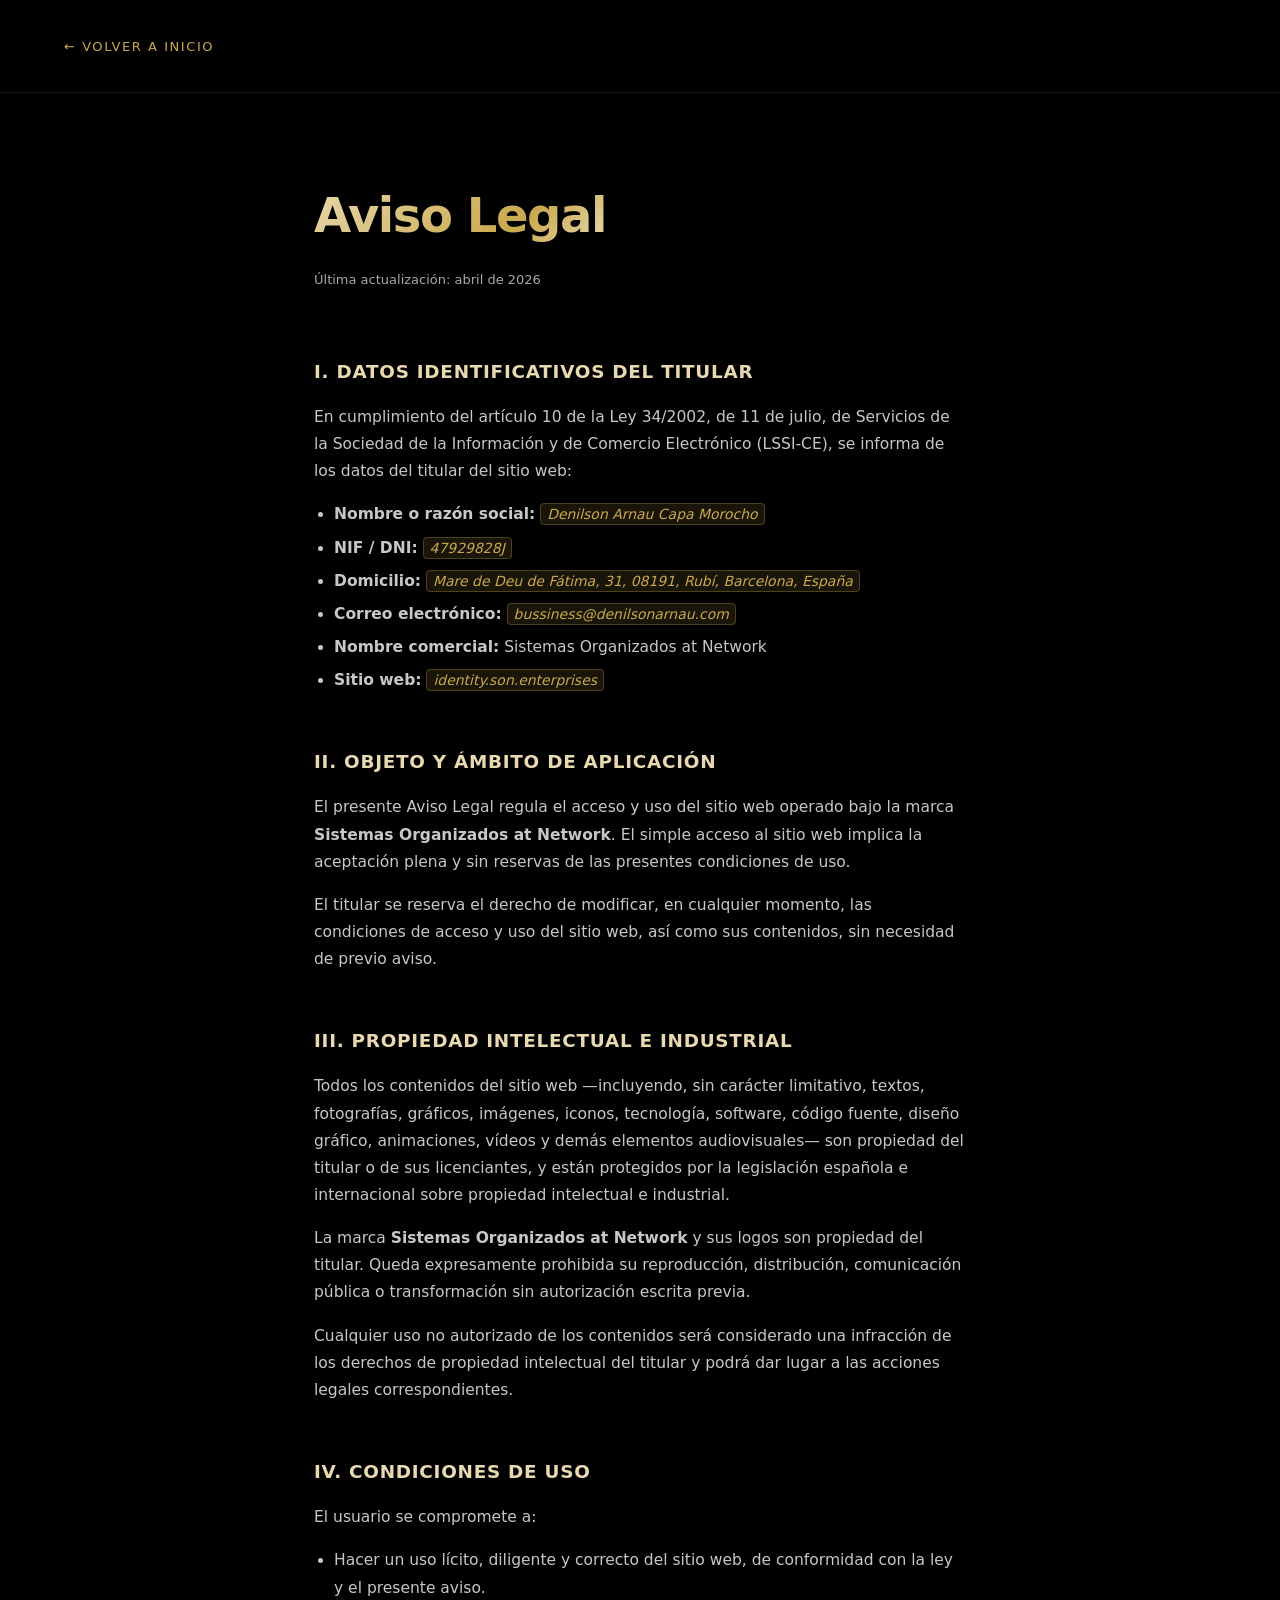
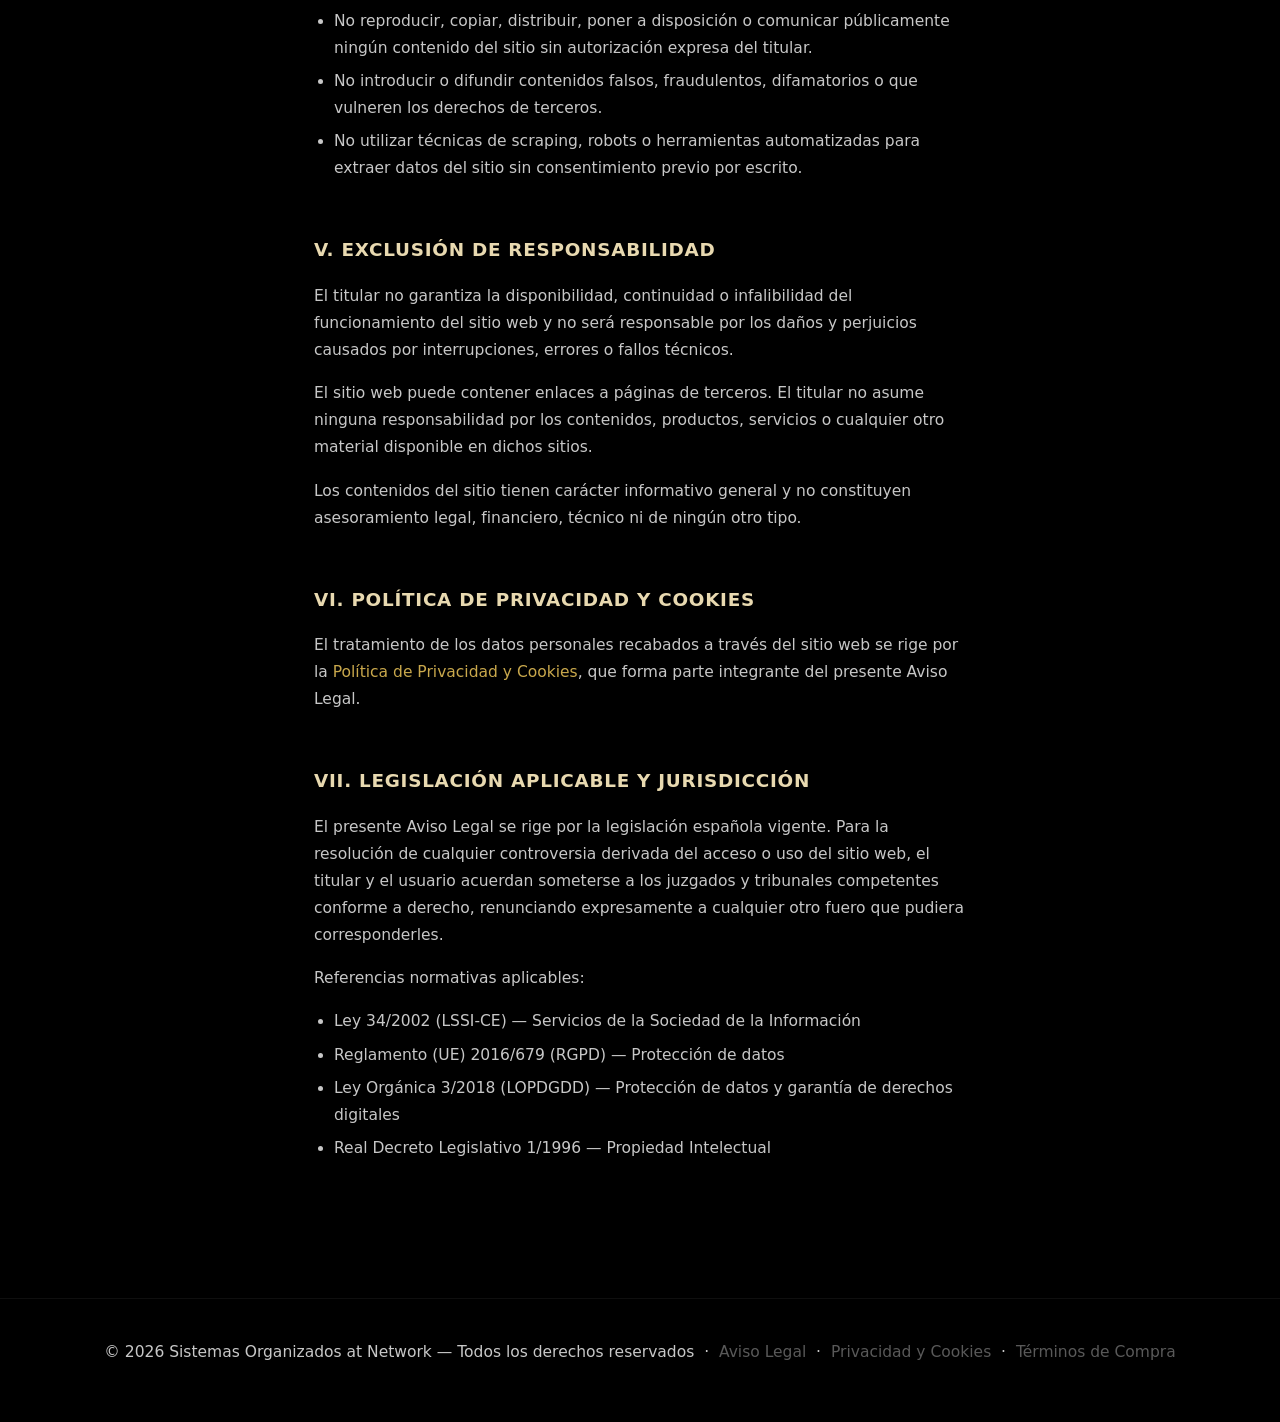
<file: aviso-legal.html>
<!DOCTYPE html>
<html lang="es">
<head>
  <meta charset="UTF-8">
  <meta name="viewport" content="width=device-width, initial-scale=1.0">
  <title>Aviso Legal — Sistemas Organizados at Network</title>
  <style>
    :root {
      --black:      #000;
      --white:      #fff;
      --white-dim:  #a8a8a8;
      --gold:       #c9a84c;
      --gold-light: #e8d9b0;
      --gradient-gold: linear-gradient(135deg, #e8d9b0 0%, #c9a84c 35%, #f5edd5 55%, #8a6a1e 80%, #c9a84c 100%);
    }
    *, *::before, *::after { margin: 0; padding: 0; box-sizing: border-box; }
    body {
      background: var(--black);
      color: var(--white);
      font-family: -apple-system, BlinkMacSystemFont, 'Segoe UI', system-ui, sans-serif;
      -webkit-font-smoothing: antialiased;
      line-height: 1.75;
    }
    header {
      padding: 32px 5%;
      border-bottom: 1px solid rgba(255,255,255,0.08);
    }
    header a {
      font-size: 13px;
      letter-spacing: 0.12em;
      text-transform: uppercase;
      color: var(--gold);
      text-decoration: none;
    }
    header a:hover { color: var(--gold-light); }
    main {
      max-width: 780px;
      margin: 0 auto;
      padding: 80px 5% 120px;
    }
    h1 {
      font-size: clamp(2rem, 5vw, 3rem);
      font-weight: 700;
      letter-spacing: -0.03em;
      background: var(--gradient-gold);
      -webkit-background-clip: text;
      -webkit-text-fill-color: transparent;
      background-clip: text;
      margin-bottom: 12px;
    }
    .last-updated {
      font-size: 13px;
      color: var(--white-dim);
      margin-bottom: 64px;
    }
    h2 {
      font-size: 1.15rem;
      font-weight: 600;
      color: var(--gold-light);
      letter-spacing: 0.04em;
      text-transform: uppercase;
      margin: 52px 0 16px;
    }
    p { color: rgba(255,255,255,0.78); margin-bottom: 16px; font-size: 0.97rem; }
    a { color: var(--gold); text-decoration: none; }
    a:hover { color: var(--gold-light); text-decoration: underline; }
    ul { color: rgba(255,255,255,0.78); padding-left: 20px; margin-bottom: 16px; font-size: 0.97rem; }
    li { margin-bottom: 6px; }
    .placeholder {
      background: rgba(201,168,76,0.12);
      border: 1px solid rgba(201,168,76,0.3);
      border-radius: 4px;
      padding: 2px 6px;
      color: var(--gold);
      font-style: italic;
      font-size: 0.9em;
    }
    footer {
      text-align: center;
      padding: 40px 5%;
      border-top: 1px solid rgba(255,255,255,0.06);
      font-size: 12px;
      color: rgba(255,255,255,0.25);
    }
    footer a { color: rgba(255,255,255,0.35); }
    footer a:hover { color: var(--gold); }
  </style>
</head>
<body>

<header>
  <a href="index.html">← Volver a inicio</a>
</header>

<main>
  <h1>Aviso Legal</h1>
  <p class="last-updated">Última actualización: abril de 2026</p>

  <!-- ── I. DATOS IDENTIFICATIVOS ── -->
  <h2>I. Datos Identificativos del Titular</h2>
  <p>
    En cumplimiento del artículo 10 de la Ley 34/2002, de 11 de julio, de Servicios de la Sociedad
    de la Información y de Comercio Electrónico (LSSI-CE), se informa de los datos del titular
    del sitio web:
  </p>
  <ul>
    <li><strong>Nombre o razón social:</strong> <span class="placeholder">Denilson Arnau Capa Morocho</span></li>
    <li><strong>NIF / DNI:</strong> <span class="placeholder">47929828J</span></li>
    <li><strong>Domicilio:</strong> <span class="placeholder">Mare de Deu de Fátima, 31, 08191, Rubí, Barcelona, España</span></li>
    <li><strong>Correo electrónico:</strong> <span class="placeholder">bussiness@denilsonarnau.com</span></li>
    <li><strong>Nombre comercial:</strong> Sistemas Organizados at Network</li>
    <li><strong>Sitio web:</strong> <span class="placeholder">identity.son.enterprises</span></li>
  </ul>

  <!-- ── II. OBJETO ── -->
  <h2>II. Objeto y Ámbito de Aplicación</h2>
  <p>
    El presente Aviso Legal regula el acceso y uso del sitio web operado bajo la marca
    <strong>Sistemas Organizados at Network</strong>. El simple acceso al sitio web implica la
    aceptación plena y sin reservas de las presentes condiciones de uso.
  </p>
  <p>
    El titular se reserva el derecho de modificar, en cualquier momento, las condiciones de
    acceso y uso del sitio web, así como sus contenidos, sin necesidad de previo aviso.
  </p>

  <!-- ── III. PROPIEDAD INTELECTUAL ── -->
  <h2>III. Propiedad Intelectual e Industrial</h2>
  <p>
    Todos los contenidos del sitio web —incluyendo, sin carácter limitativo, textos, fotografías,
    gráficos, imágenes, iconos, tecnología, software, código fuente, diseño gráfico, animaciones,
    vídeos y demás elementos audiovisuales— son propiedad del titular o de sus licenciantes, y
    están protegidos por la legislación española e internacional sobre propiedad intelectual e
    industrial.
  </p>
  <p>
    La marca <strong>Sistemas Organizados at Network</strong> y sus logos son propiedad del
    titular. Queda expresamente prohibida su reproducción, distribución, comunicación pública
    o transformación sin autorización escrita previa.
  </p>
  <p>
    Cualquier uso no autorizado de los contenidos será considerado una infracción de los derechos
    de propiedad intelectual del titular y podrá dar lugar a las acciones legales
    correspondientes.
  </p>

  <!-- ── IV. CONDICIONES DE USO ── -->
  <h2>IV. Condiciones de Uso</h2>
  <p>El usuario se compromete a:</p>
  <ul>
    <li>Hacer un uso lícito, diligente y correcto del sitio web, de conformidad con la ley y el
    presente aviso.</li>
    <li>No reproducir, copiar, distribuir, poner a disposición o comunicar públicamente ningún
    contenido del sitio sin autorización expresa del titular.</li>
    <li>No introducir o difundir contenidos falsos, fraudulentos, difamatorios o que vulneren
    los derechos de terceros.</li>
    <li>No utilizar técnicas de scraping, robots o herramientas automatizadas para extraer
    datos del sitio sin consentimiento previo por escrito.</li>
  </ul>

  <!-- ── V. EXCLUSIÓN DE RESPONSABILIDAD ── -->
  <h2>V. Exclusión de Responsabilidad</h2>
  <p>
    El titular no garantiza la disponibilidad, continuidad o infalibilidad del funcionamiento
    del sitio web y no será responsable por los daños y perjuicios causados por interrupciones,
    errores o fallos técnicos.
  </p>
  <p>
    El sitio web puede contener enlaces a páginas de terceros. El titular no asume ninguna
    responsabilidad por los contenidos, productos, servicios o cualquier otro material
    disponible en dichos sitios.
  </p>
  <p>
    Los contenidos del sitio tienen carácter informativo general y no constituyen asesoramiento
    legal, financiero, técnico ni de ningún otro tipo.
  </p>

  <!-- ── VI. POLÍTICA DE PRIVACIDAD ── -->
  <h2>VI. Política de Privacidad y Cookies</h2>
  <p>
    El tratamiento de los datos personales recabados a través del sitio web se rige por la
    <a href="privacidad.html">Política de Privacidad y Cookies</a>, que forma parte integrante
    del presente Aviso Legal.
  </p>

  <!-- ── VII. LEY APLICABLE ── -->
  <h2>VII. Legislación Aplicable y Jurisdicción</h2>
  <p>
    El presente Aviso Legal se rige por la legislación española vigente. Para la resolución de
    cualquier controversia derivada del acceso o uso del sitio web, el titular y el usuario
    acuerdan someterse a los juzgados y tribunales competentes conforme a derecho, renunciando
    expresamente a cualquier otro fuero que pudiera corresponderles.
  </p>
  <p>
    Referencias normativas aplicables:
  </p>
  <ul>
    <li>Ley 34/2002 (LSSI-CE) — Servicios de la Sociedad de la Información</li>
    <li>Reglamento (UE) 2016/679 (RGPD) — Protección de datos</li>
    <li>Ley Orgánica 3/2018 (LOPDGDD) — Protección de datos y garantía de derechos digitales</li>
    <li>Real Decreto Legislativo 1/1996 — Propiedad Intelectual</li>
  </ul>

</main>

<footer>
  <p>© 2026 Sistemas Organizados at Network — Todos los derechos reservados &nbsp;·&nbsp;
    <a href="aviso-legal.html">Aviso Legal</a> &nbsp;·&nbsp;
    <a href="privacidad.html">Privacidad y Cookies</a> &nbsp;·&nbsp;
    <a href="terminos.html">Términos de Compra</a>
  </p>
</footer>

</body>
</html>
</file>
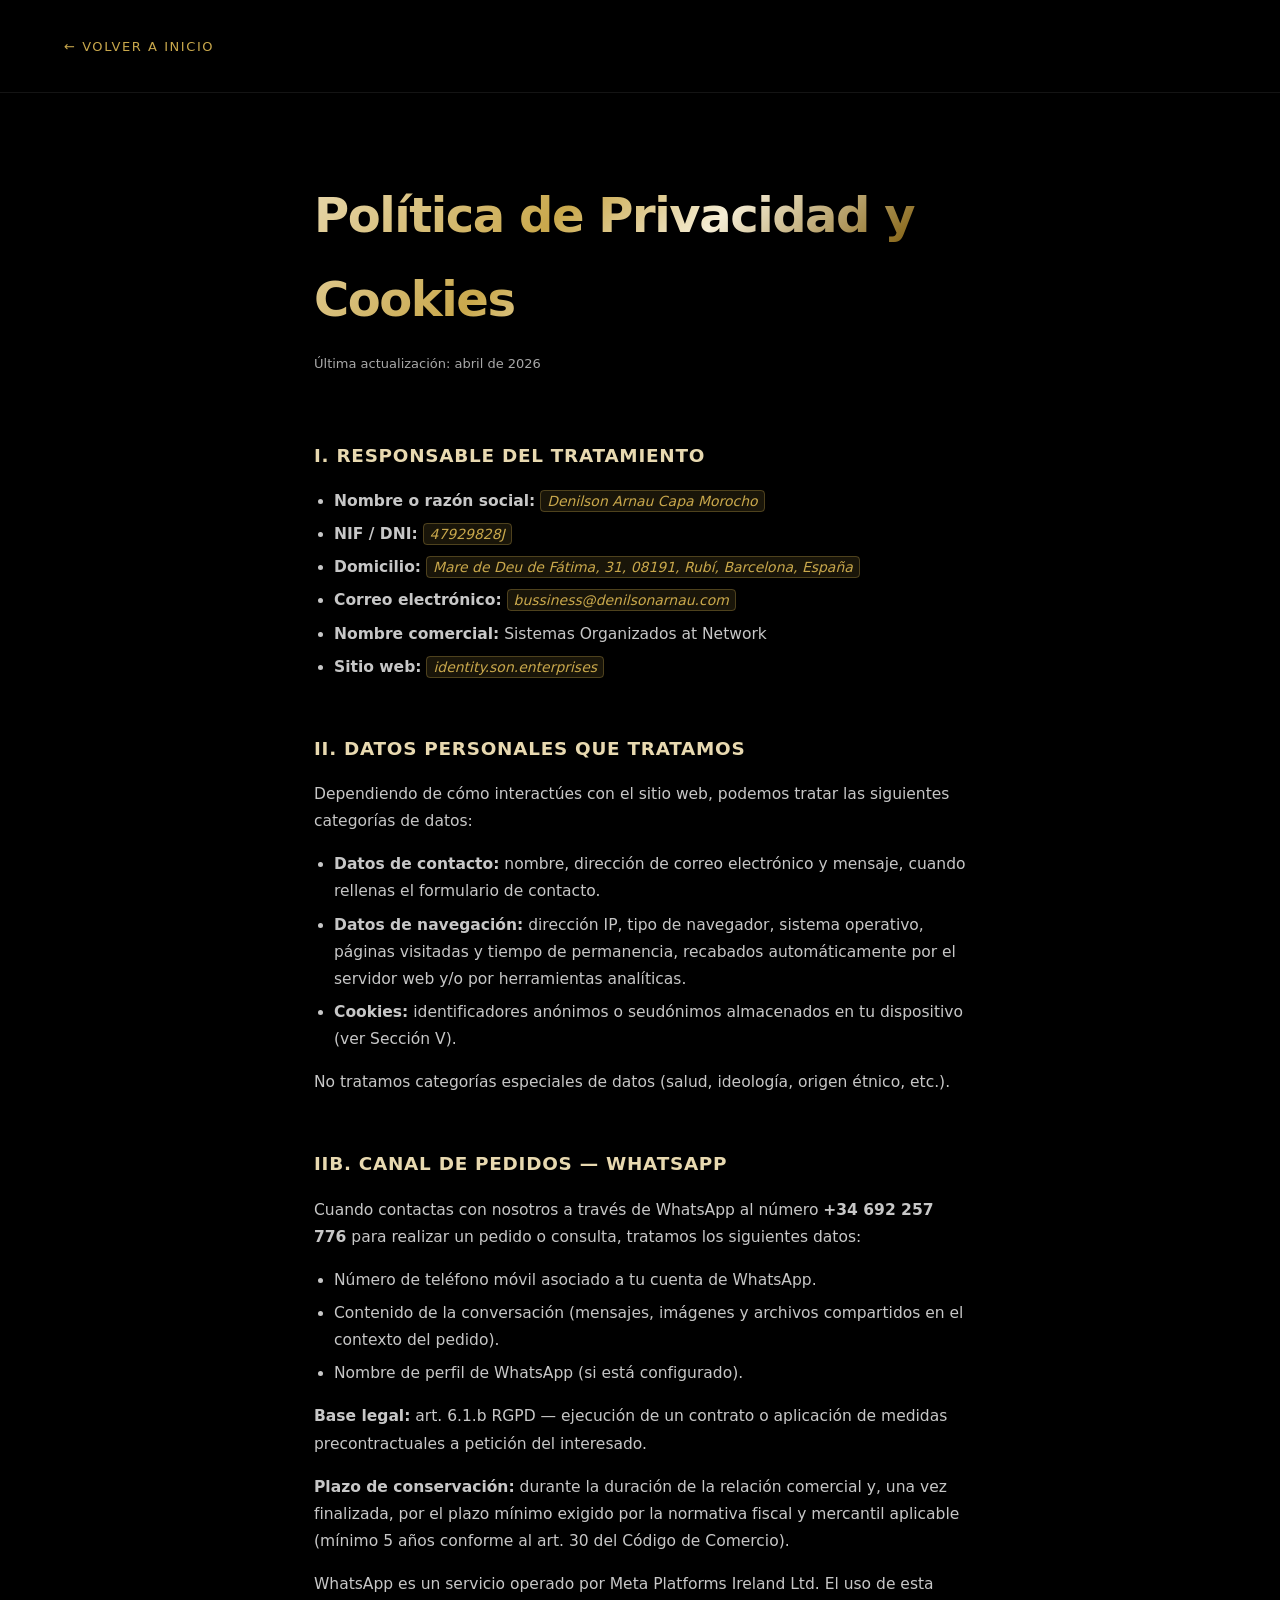
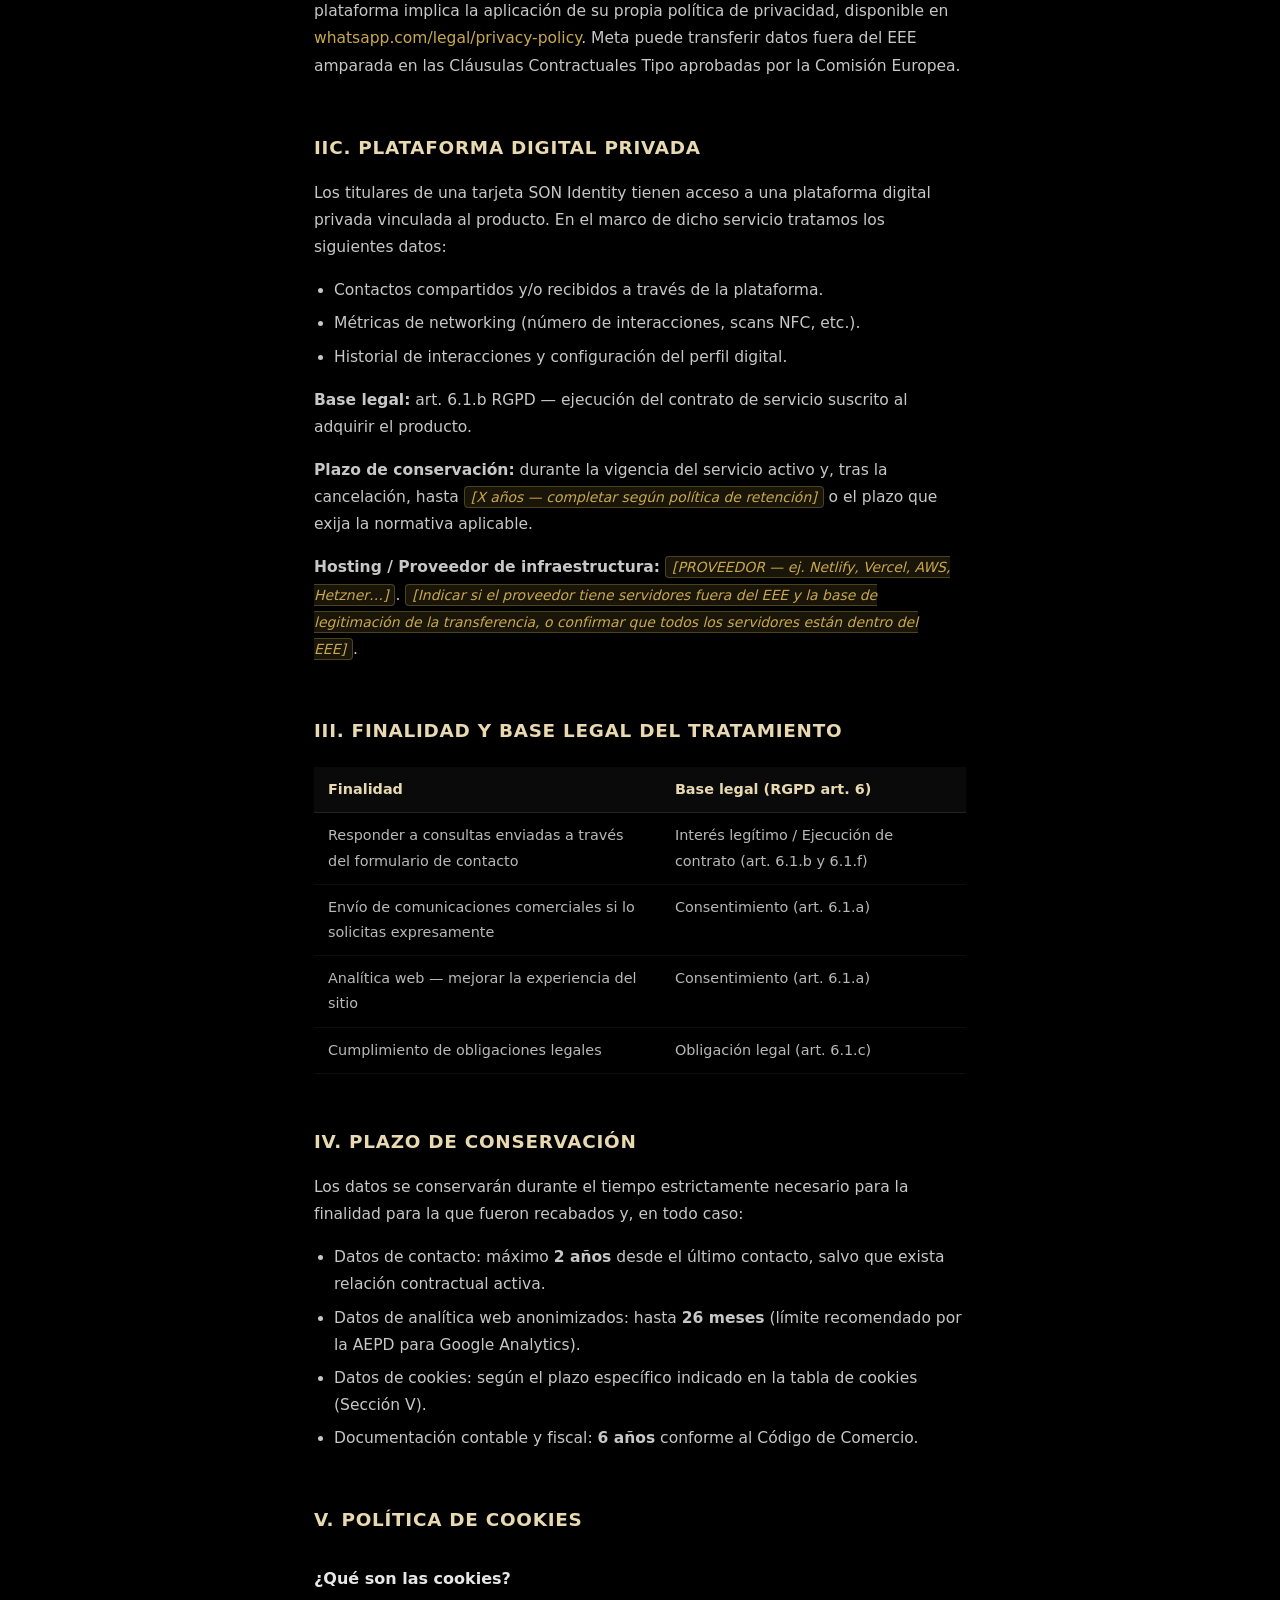
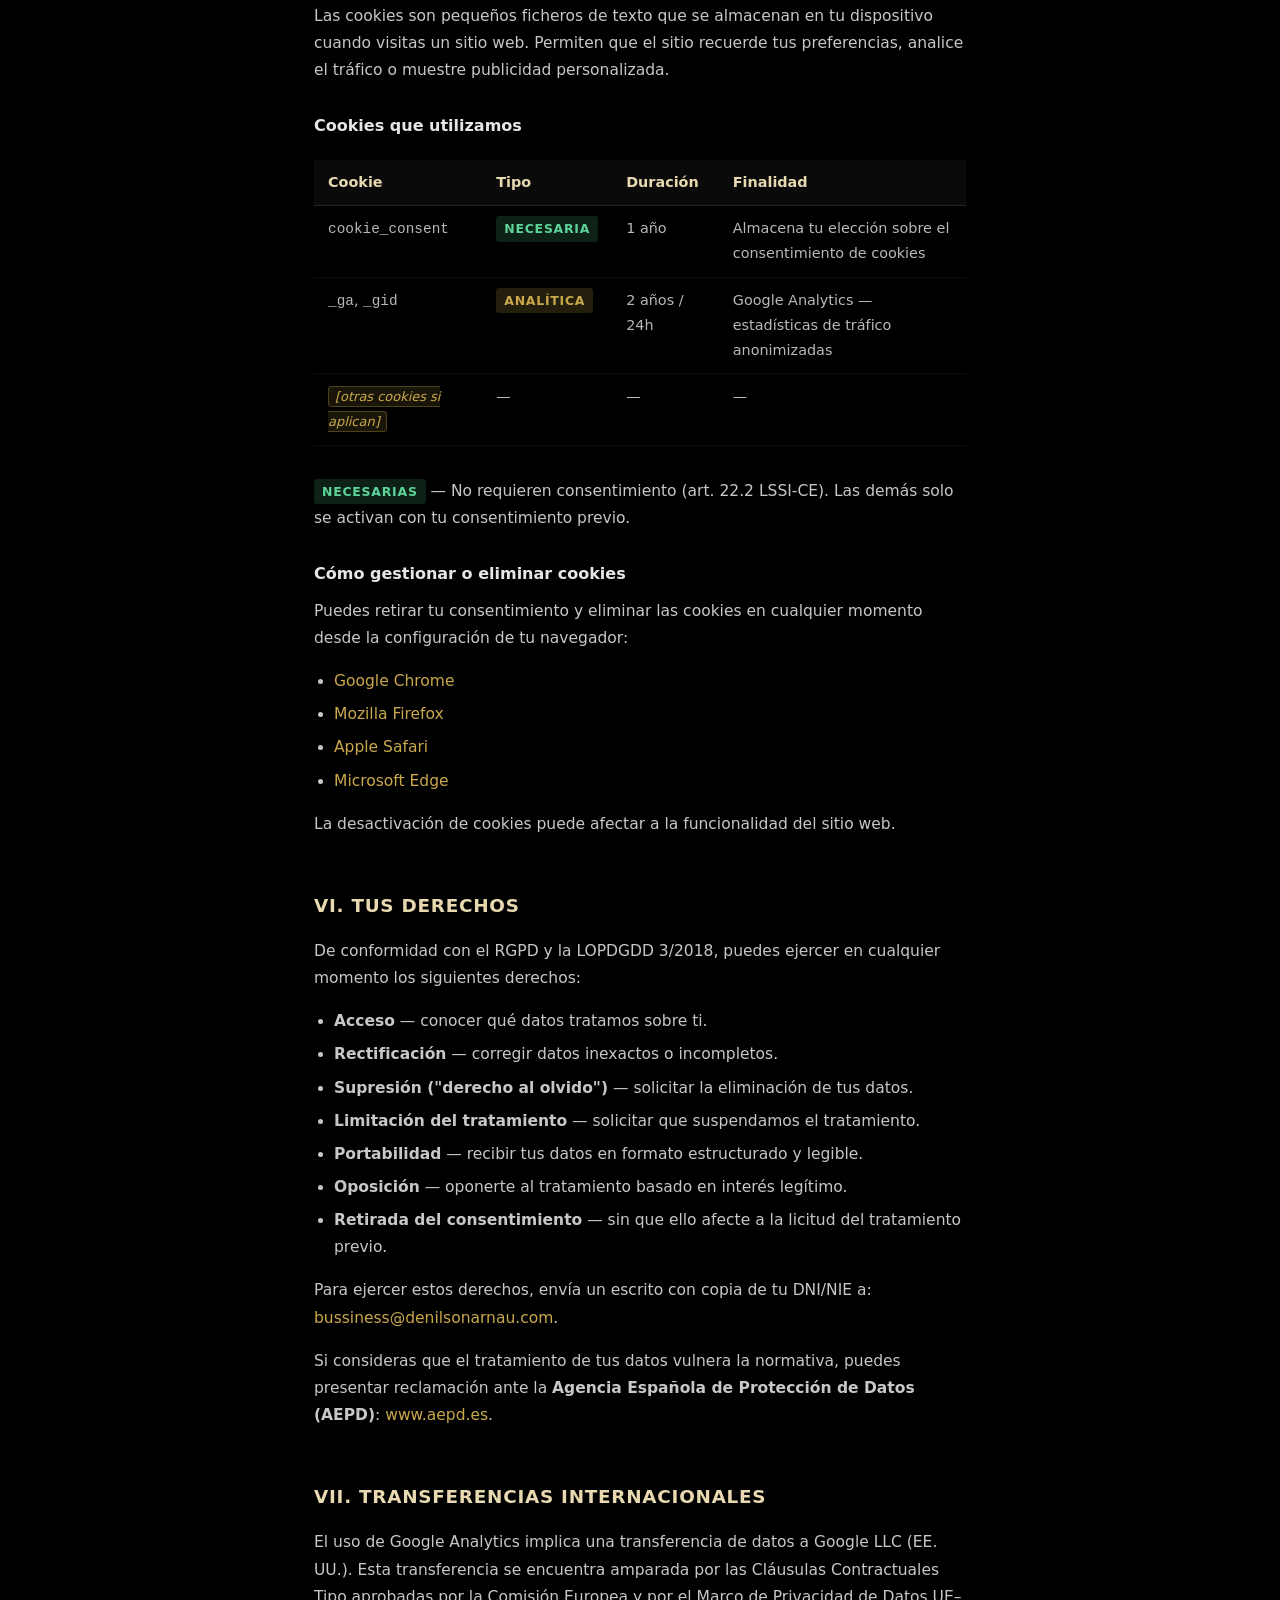
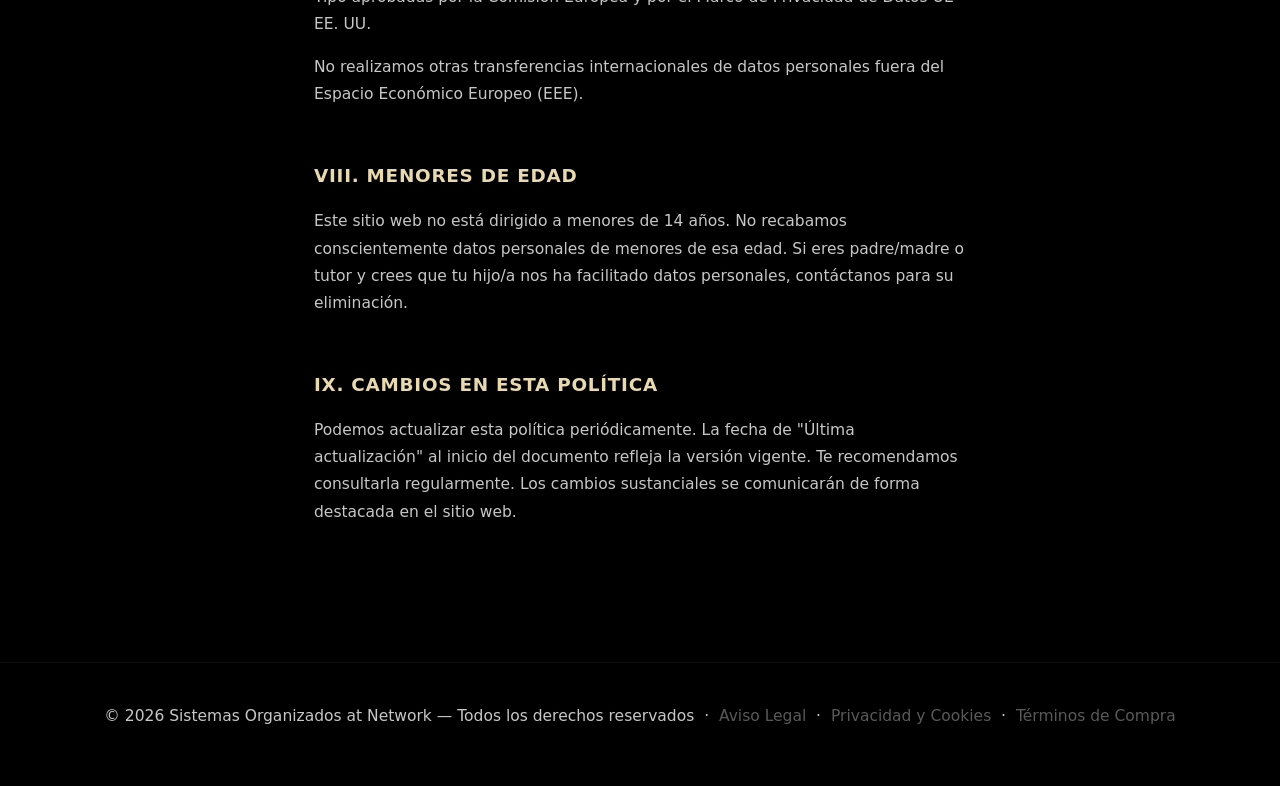
<file: privacidad.html>
<!DOCTYPE html>
<html lang="es">
<head>
  <meta charset="UTF-8">
  <meta name="viewport" content="width=device-width, initial-scale=1.0">
  <title>Privacidad y Cookies — Sistemas Organizados at Network</title>
  <style>
    :root {
      --black:      #000;
      --white:      #fff;
      --white-dim:  #a8a8a8;
      --gold:       #c9a84c;
      --gold-light: #e8d9b0;
      --gradient-gold: linear-gradient(135deg, #e8d9b0 0%, #c9a84c 35%, #f5edd5 55%, #8a6a1e 80%, #c9a84c 100%);
    }
    *, *::before, *::after { margin: 0; padding: 0; box-sizing: border-box; }
    body {
      background: var(--black);
      color: var(--white);
      font-family: -apple-system, BlinkMacSystemFont, 'Segoe UI', system-ui, sans-serif;
      -webkit-font-smoothing: antialiased;
      line-height: 1.75;
    }
    header {
      padding: 32px 5%;
      border-bottom: 1px solid rgba(255,255,255,0.08);
    }
    header a {
      font-size: 13px;
      letter-spacing: 0.12em;
      text-transform: uppercase;
      color: var(--gold);
      text-decoration: none;
    }
    header a:hover { color: var(--gold-light); }
    main {
      max-width: 780px;
      margin: 0 auto;
      padding: 80px 5% 120px;
    }
    h1 {
      font-size: clamp(2rem, 5vw, 3rem);
      font-weight: 700;
      letter-spacing: -0.03em;
      background: var(--gradient-gold);
      -webkit-background-clip: text;
      -webkit-text-fill-color: transparent;
      background-clip: text;
      margin-bottom: 12px;
    }
    .last-updated {
      font-size: 13px;
      color: var(--white-dim);
      margin-bottom: 64px;
    }
    h2 {
      font-size: 1.15rem;
      font-weight: 600;
      color: var(--gold-light);
      letter-spacing: 0.04em;
      text-transform: uppercase;
      margin: 52px 0 16px;
    }
    h3 {
      font-size: 1rem;
      font-weight: 600;
      color: rgba(255,255,255,0.9);
      margin: 28px 0 10px;
    }
    p { color: rgba(255,255,255,0.78); margin-bottom: 16px; font-size: 0.97rem; }
    a { color: var(--gold); text-decoration: none; }
    a:hover { color: var(--gold-light); text-decoration: underline; }
    ul, ol { color: rgba(255,255,255,0.78); padding-left: 20px; margin-bottom: 16px; font-size: 0.97rem; }
    li { margin-bottom: 6px; }
    table {
      width: 100%;
      border-collapse: collapse;
      margin: 20px 0 32px;
      font-size: 0.9rem;
    }
    th {
      text-align: left;
      padding: 10px 14px;
      background: rgba(255,255,255,0.04);
      color: var(--gold-light);
      font-weight: 600;
      border-bottom: 1px solid rgba(255,255,255,0.1);
    }
    td {
      padding: 10px 14px;
      border-bottom: 1px solid rgba(255,255,255,0.05);
      color: rgba(255,255,255,0.72);
      vertical-align: top;
    }
    .placeholder {
      background: rgba(201,168,76,0.12);
      border: 1px solid rgba(201,168,76,0.3);
      border-radius: 4px;
      padding: 2px 6px;
      color: var(--gold);
      font-style: italic;
      font-size: 0.9em;
    }
    .cookie-badge {
      display: inline-block;
      padding: 2px 8px;
      border-radius: 3px;
      font-size: 0.78rem;
      font-weight: 600;
      letter-spacing: 0.06em;
      text-transform: uppercase;
    }
    .badge-necessary { background: rgba(80,180,120,0.18); color: #5cd49a; }
    .badge-analytics  { background: rgba(201,168,76,0.18); color: var(--gold); }
    .badge-marketing  { background: rgba(200,80,80,0.18);  color: #e07070; }
    footer {
      text-align: center;
      padding: 40px 5%;
      border-top: 1px solid rgba(255,255,255,0.06);
      font-size: 12px;
      color: rgba(255,255,255,0.25);
    }
    footer a { color: rgba(255,255,255,0.35); }
    footer a:hover { color: var(--gold); }
  </style>
</head>
<body>

<header>
  <a href="index.html">← Volver a inicio</a>
</header>

<main>
  <h1>Política de Privacidad y Cookies</h1>
  <p class="last-updated">Última actualización: abril de 2026</p>

  <!-- ── RESPONSABLE ── -->
  <h2>I. Responsable del Tratamiento</h2>
  <ul>
    <li><strong>Nombre o razón social:</strong> <span class="placeholder">Denilson Arnau Capa Morocho</span></li>
    <li><strong>NIF / DNI:</strong> <span class="placeholder">47929828J</span></li>
    <li><strong>Domicilio:</strong> <span class="placeholder">Mare de Deu de Fátima, 31, 08191, Rubí, Barcelona, España</span></li>
    <li><strong>Correo electrónico:</strong> <span class="placeholder">bussiness@denilsonarnau.com</span></li>
    <li><strong>Nombre comercial:</strong> Sistemas Organizados at Network</li>
    <li><strong>Sitio web:</strong> <span class="placeholder">identity.son.enterprises</span></li>
  </ul>

  <!-- ── DATOS QUE RECABAMOS ── -->
  <h2>II. Datos Personales que Tratamos</h2>
  <p>
    Dependiendo de cómo interactúes con el sitio web, podemos tratar las siguientes categorías
    de datos:
  </p>
  <ul>
    <li><strong>Datos de contacto:</strong> nombre, dirección de correo electrónico y mensaje,
    cuando rellenas el formulario de contacto.</li>
    <li><strong>Datos de navegación:</strong> dirección IP, tipo de navegador, sistema operativo,
    páginas visitadas y tiempo de permanencia, recabados automáticamente por el servidor web
    y/o por herramientas analíticas.</li>
    <li><strong>Cookies:</strong> identificadores anónimos o seudónimos almacenados en tu
    dispositivo (ver Sección V).</li>
  </ul>
  <p>No tratamos categorías especiales de datos (salud, ideología, origen étnico, etc.).</p>

  <!-- ── IIb. WHATSAPP ── -->
  <h2>IIb. Canal de Pedidos — WhatsApp</h2>
  <p>
    Cuando contactas con nosotros a través de WhatsApp al número <strong>+34 692 257 776</strong>
    para realizar un pedido o consulta, tratamos los siguientes datos:
  </p>
  <ul>
    <li>Número de teléfono móvil asociado a tu cuenta de WhatsApp.</li>
    <li>Contenido de la conversación (mensajes, imágenes y archivos compartidos en el contexto
    del pedido).</li>
    <li>Nombre de perfil de WhatsApp (si está configurado).</li>
  </ul>
  <p>
    <strong>Base legal:</strong> art. 6.1.b RGPD — ejecución de un contrato o aplicación de
    medidas precontractuales a petición del interesado.
  </p>
  <p>
    <strong>Plazo de conservación:</strong> durante la duración de la relación comercial y,
    una vez finalizada, por el plazo mínimo exigido por la normativa fiscal y mercantil
    aplicable (mínimo 5 años conforme al art. 30 del Código de Comercio).
  </p>
  <p>
    WhatsApp es un servicio operado por Meta Platforms Ireland Ltd. El uso de esta plataforma
    implica la aplicación de su propia política de privacidad, disponible en
    <a href="https://www.whatsapp.com/legal/privacy-policy" target="_blank" rel="noopener">whatsapp.com/legal/privacy-policy</a>.
    Meta puede transferir datos fuera del EEE amparada en las Cláusulas Contractuales Tipo
    aprobadas por la Comisión Europea.
  </p>

  <!-- ── IIc. PLATAFORMA DIGITAL ── -->
  <h2>IIc. Plataforma Digital Privada</h2>
  <p>
    Los titulares de una tarjeta SON Identity tienen acceso a una plataforma digital privada
    vinculada al producto. En el marco de dicho servicio tratamos los siguientes datos:
  </p>
  <ul>
    <li>Contactos compartidos y/o recibidos a través de la plataforma.</li>
    <li>Métricas de networking (número de interacciones, scans NFC, etc.).</li>
    <li>Historial de interacciones y configuración del perfil digital.</li>
  </ul>
  <p>
    <strong>Base legal:</strong> art. 6.1.b RGPD — ejecución del contrato de servicio suscrito
    al adquirir el producto.
  </p>
  <p>
    <strong>Plazo de conservación:</strong> durante la vigencia del servicio activo y, tras
    la cancelación, hasta <span class="placeholder">[X años — completar según política de retención]</span>
    o el plazo que exija la normativa aplicable.
  </p>
  <p>
    <strong>Hosting / Proveedor de infraestructura:</strong>
    <span class="placeholder">[PROVEEDOR — ej. Netlify, Vercel, AWS, Hetzner…]</span>.
    <span class="placeholder">[Indicar si el proveedor tiene servidores fuera del EEE y la
    base de legitimación de la transferencia, o confirmar que todos los servidores están dentro
    del EEE]</span>.
  </p>

  <!-- ── FINALIDAD Y BASE LEGAL ── -->
  <h2>III. Finalidad y Base Legal del Tratamiento</h2>
  <table>
    <thead>
      <tr>
        <th>Finalidad</th>
        <th>Base legal (RGPD art. 6)</th>
      </tr>
    </thead>
    <tbody>
      <tr>
        <td>Responder a consultas enviadas a través del formulario de contacto</td>
        <td>Interés legítimo / Ejecución de contrato (art. 6.1.b y 6.1.f)</td>
      </tr>
      <tr>
        <td>Envío de comunicaciones comerciales si lo solicitas expresamente</td>
        <td>Consentimiento (art. 6.1.a)</td>
      </tr>
      <tr>
        <td>Analítica web — mejorar la experiencia del sitio</td>
        <td>Consentimiento (art. 6.1.a)</td>
      </tr>
      <tr>
        <td>Cumplimiento de obligaciones legales</td>
        <td>Obligación legal (art. 6.1.c)</td>
      </tr>
    </tbody>
  </table>

  <!-- ── CONSERVACIÓN ── -->
  <h2>IV. Plazo de Conservación</h2>
  <p>Los datos se conservarán durante el tiempo estrictamente necesario para la finalidad para
  la que fueron recabados y, en todo caso:</p>
  <ul>
    <li>Datos de contacto: máximo <strong>2 años</strong> desde el último contacto, salvo que
    exista relación contractual activa.</li>
    <li>Datos de analítica web anonimizados: hasta <strong>26 meses</strong> (límite recomendado
    por la AEPD para Google Analytics).</li>
    <li>Datos de cookies: según el plazo específico indicado en la tabla de cookies (Sección V).</li>
    <li>Documentación contable y fiscal: <strong>6 años</strong> conforme al Código de Comercio.</li>
  </ul>

  <!-- ── COOKIES ── -->
  <h2>V. Política de Cookies</h2>

  <h3>¿Qué son las cookies?</h3>
  <p>
    Las cookies son pequeños ficheros de texto que se almacenan en tu dispositivo cuando visitas
    un sitio web. Permiten que el sitio recuerde tus preferencias, analice el tráfico o muestre
    publicidad personalizada.
  </p>

  <h3>Cookies que utilizamos</h3>
  <table>
    <thead>
      <tr>
        <th>Cookie</th>
        <th>Tipo</th>
        <th>Duración</th>
        <th>Finalidad</th>
      </tr>
    </thead>
    <tbody>
      <tr>
        <td><code>cookie_consent</code></td>
        <td><span class="cookie-badge badge-necessary">Necesaria</span></td>
        <td>1 año</td>
        <td>Almacena tu elección sobre el consentimiento de cookies</td>
      </tr>
      <tr>
        <td><code>_ga</code>, <code>_gid</code></td>
        <td><span class="cookie-badge badge-analytics">Analítica</span></td>
        <td>2 años / 24h</td>
        <td>Google Analytics — estadísticas de tráfico anonimizadas</td>
      </tr>
      <tr>
        <td><span class="placeholder">[otras cookies si aplican]</span></td>
        <td>—</td>
        <td>—</td>
        <td>—</td>
      </tr>
    </tbody>
  </table>
  <p>
    <span class="cookie-badge badge-necessary">Necesarias</span> — No requieren consentimiento
    (art. 22.2 LSSI-CE). Las demás solo se activan con tu consentimiento previo.
  </p>

  <h3>Cómo gestionar o eliminar cookies</h3>
  <p>Puedes retirar tu consentimiento y eliminar las cookies en cualquier momento desde la
  configuración de tu navegador:</p>
  <ul>
    <li><a href="https://support.google.com/chrome/answer/95647" target="_blank" rel="noopener">Google Chrome</a></li>
    <li><a href="https://support.mozilla.org/es/kb/habilitar-y-deshabilitar-cookies-sitios-web-rastrear-preferencias" target="_blank" rel="noopener">Mozilla Firefox</a></li>
    <li><a href="https://support.apple.com/es-es/guide/safari/sfri11471/mac" target="_blank" rel="noopener">Apple Safari</a></li>
    <li><a href="https://support.microsoft.com/es-es/microsoft-edge/eliminar-las-cookies-en-microsoft-edge-63947406-40ac-c3b8-57b9-2a946a29ae09" target="_blank" rel="noopener">Microsoft Edge</a></li>
  </ul>
  <p>La desactivación de cookies puede afectar a la funcionalidad del sitio web.</p>

  <!-- ── DERECHOS ── -->
  <h2>VI. Tus Derechos</h2>
  <p>
    De conformidad con el RGPD y la LOPDGDD 3/2018, puedes ejercer en cualquier momento los
    siguientes derechos:
  </p>
  <ul>
    <li><strong>Acceso</strong> — conocer qué datos tratamos sobre ti.</li>
    <li><strong>Rectificación</strong> — corregir datos inexactos o incompletos.</li>
    <li><strong>Supresión ("derecho al olvido")</strong> — solicitar la eliminación de tus datos.</li>
    <li><strong>Limitación del tratamiento</strong> — solicitar que suspendamos el tratamiento.</li>
    <li><strong>Portabilidad</strong> — recibir tus datos en formato estructurado y legible.</li>
    <li><strong>Oposición</strong> — oponerte al tratamiento basado en interés legítimo.</li>
    <li><strong>Retirada del consentimiento</strong> — sin que ello afecte a la licitud del
    tratamiento previo.</li>
  </ul>
  <p>
    Para ejercer estos derechos, envía un escrito con copia de tu DNI/NIE a:
    <a href="mailto:bussiness@denilsonarnau.com">bussiness@denilsonarnau.com</a>.
  </p>
  <p>
    Si consideras que el tratamiento de tus datos vulnera la normativa, puedes presentar
    reclamación ante la <strong>Agencia Española de Protección de Datos (AEPD)</strong>:
    <a href="https://www.aepd.es" target="_blank" rel="noopener">www.aepd.es</a>.
  </p>

  <!-- ── TRANSFERENCIAS INTERNACIONALES ── -->
  <h2>VII. Transferencias Internacionales</h2>
  <p>
    El uso de Google Analytics implica una transferencia de datos a Google LLC (EE. UU.).
    Esta transferencia se encuentra amparada por las Cláusulas Contractuales Tipo aprobadas
    por la Comisión Europea y por el Marco de Privacidad de Datos UE–EE. UU.
  </p>
  <p>
    No realizamos otras transferencias internacionales de datos personales fuera del Espacio
    Económico Europeo (EEE).
  </p>

  <!-- ── MENORES ── -->
  <h2>VIII. Menores de Edad</h2>
  <p>
    Este sitio web no está dirigido a menores de 14 años. No recabamos conscientemente datos
    personales de menores de esa edad. Si eres padre/madre o tutor y crees que tu hijo/a nos
    ha facilitado datos personales, contáctanos para su eliminación.
  </p>

  <!-- ── CAMBIOS ── -->
  <h2>IX. Cambios en Esta Política</h2>
  <p>
    Podemos actualizar esta política periódicamente. La fecha de "Última actualización"
    al inicio del documento refleja la versión vigente. Te recomendamos consultarla
    regularmente. Los cambios sustanciales se comunicarán de forma destacada en el sitio web.
  </p>

</main>

<footer>
  <p>© 2026 Sistemas Organizados at Network — Todos los derechos reservados &nbsp;·&nbsp;
    <a href="aviso-legal.html">Aviso Legal</a> &nbsp;·&nbsp;
    <a href="privacidad.html">Privacidad y Cookies</a> &nbsp;·&nbsp;
    <a href="terminos.html">Términos de Compra</a>
  </p>
</footer>

</body>
</html>
</file>
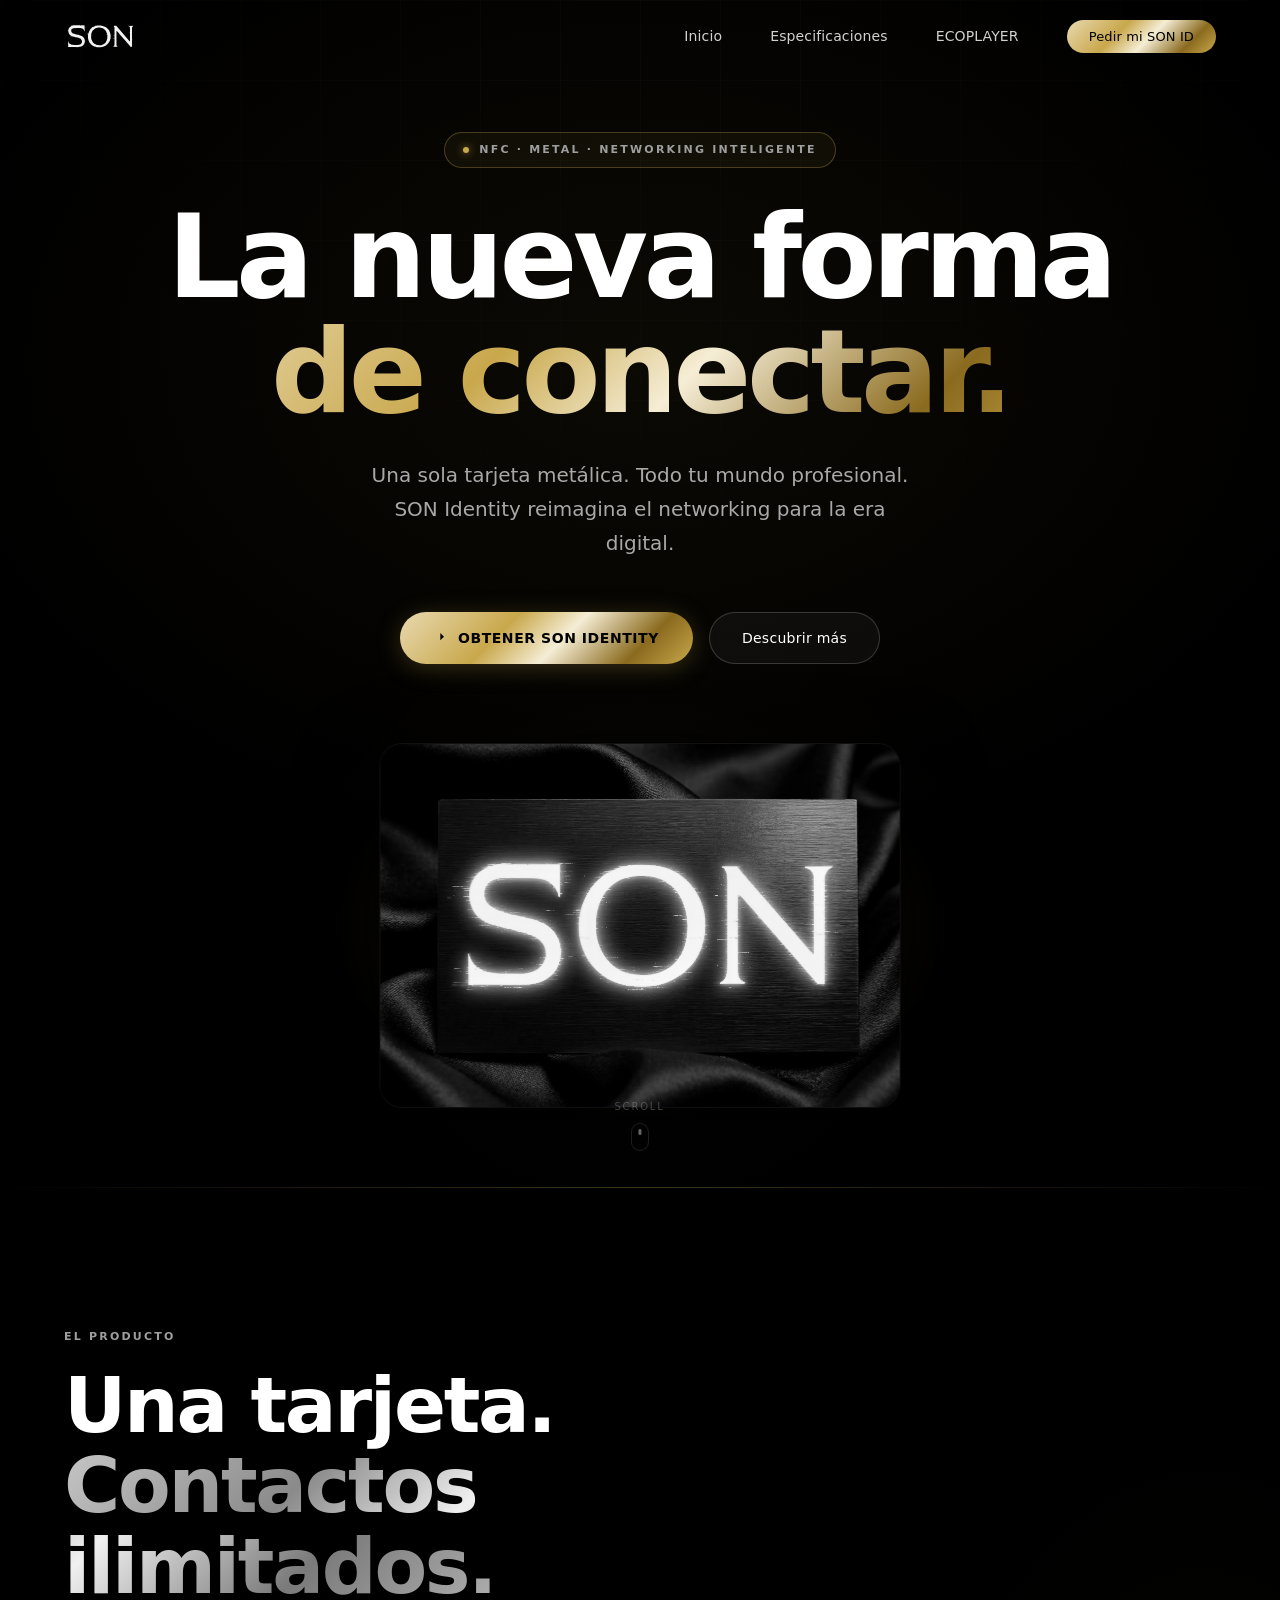
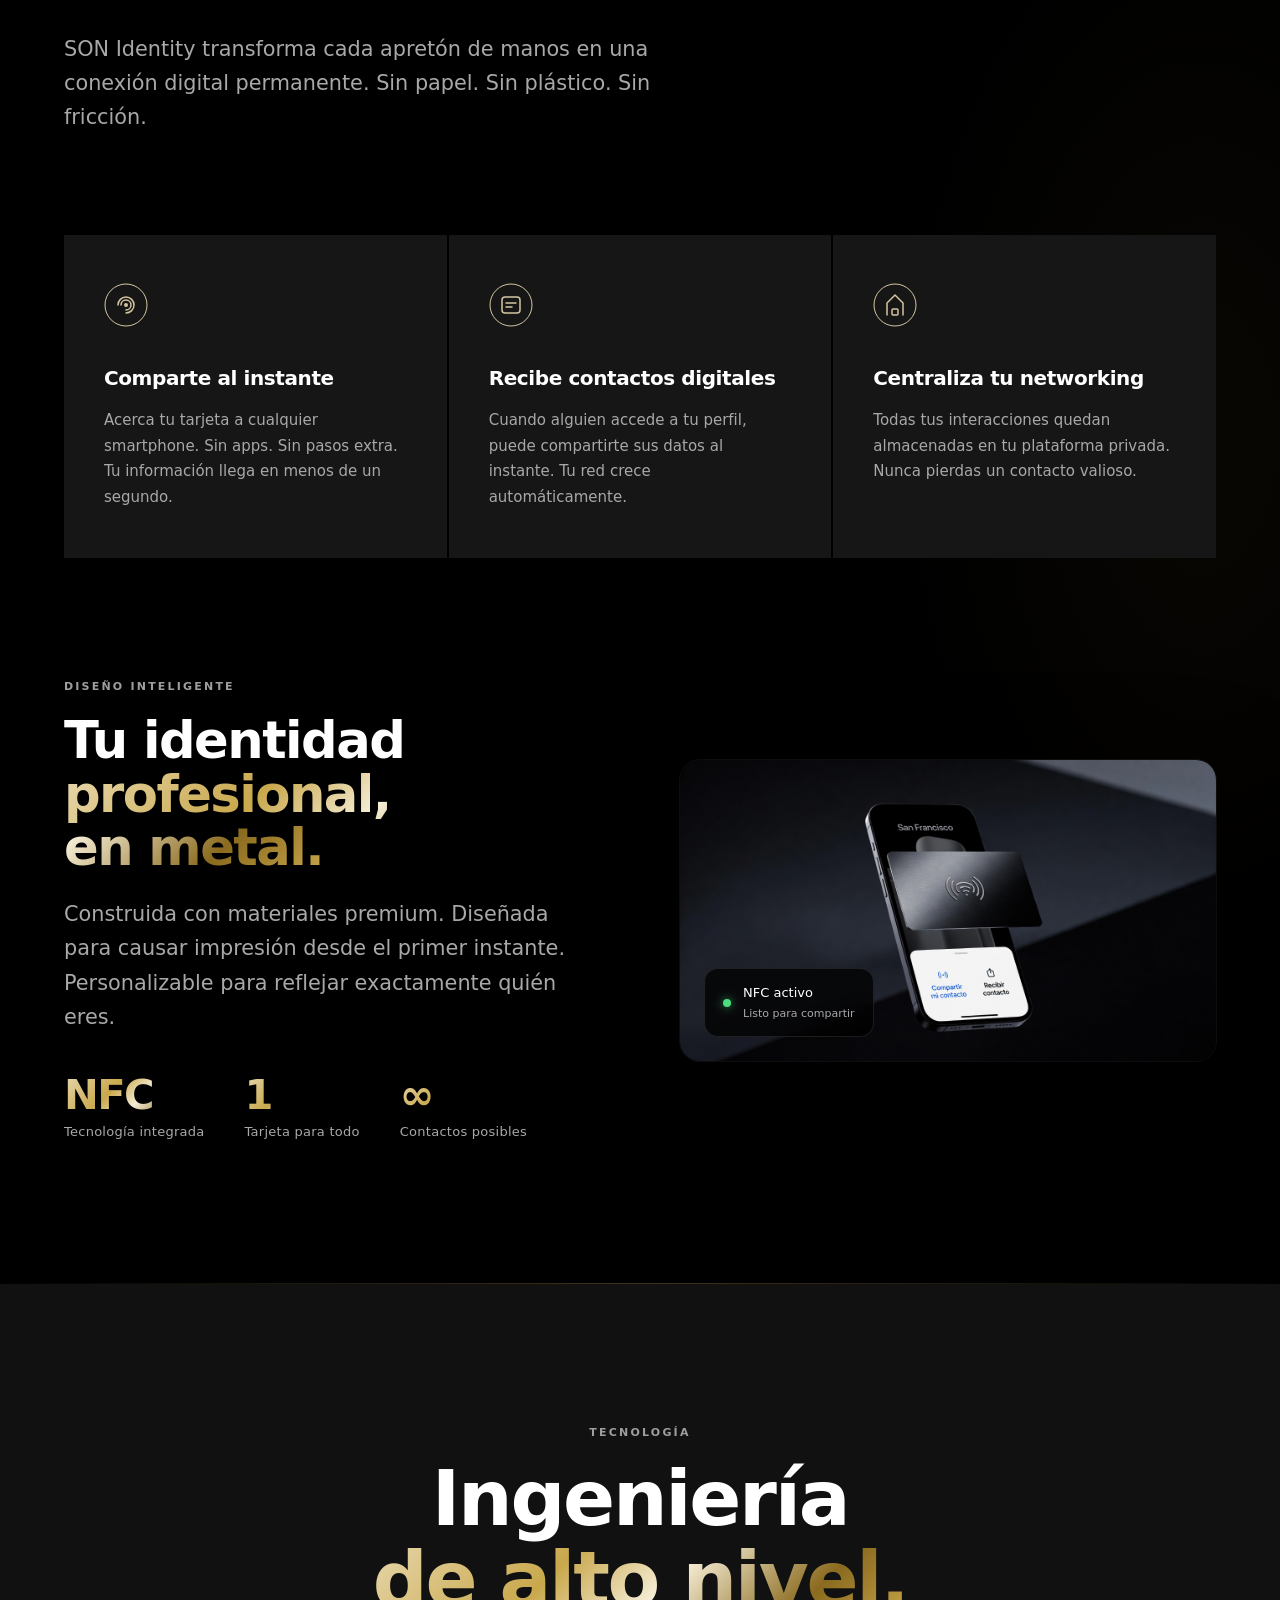
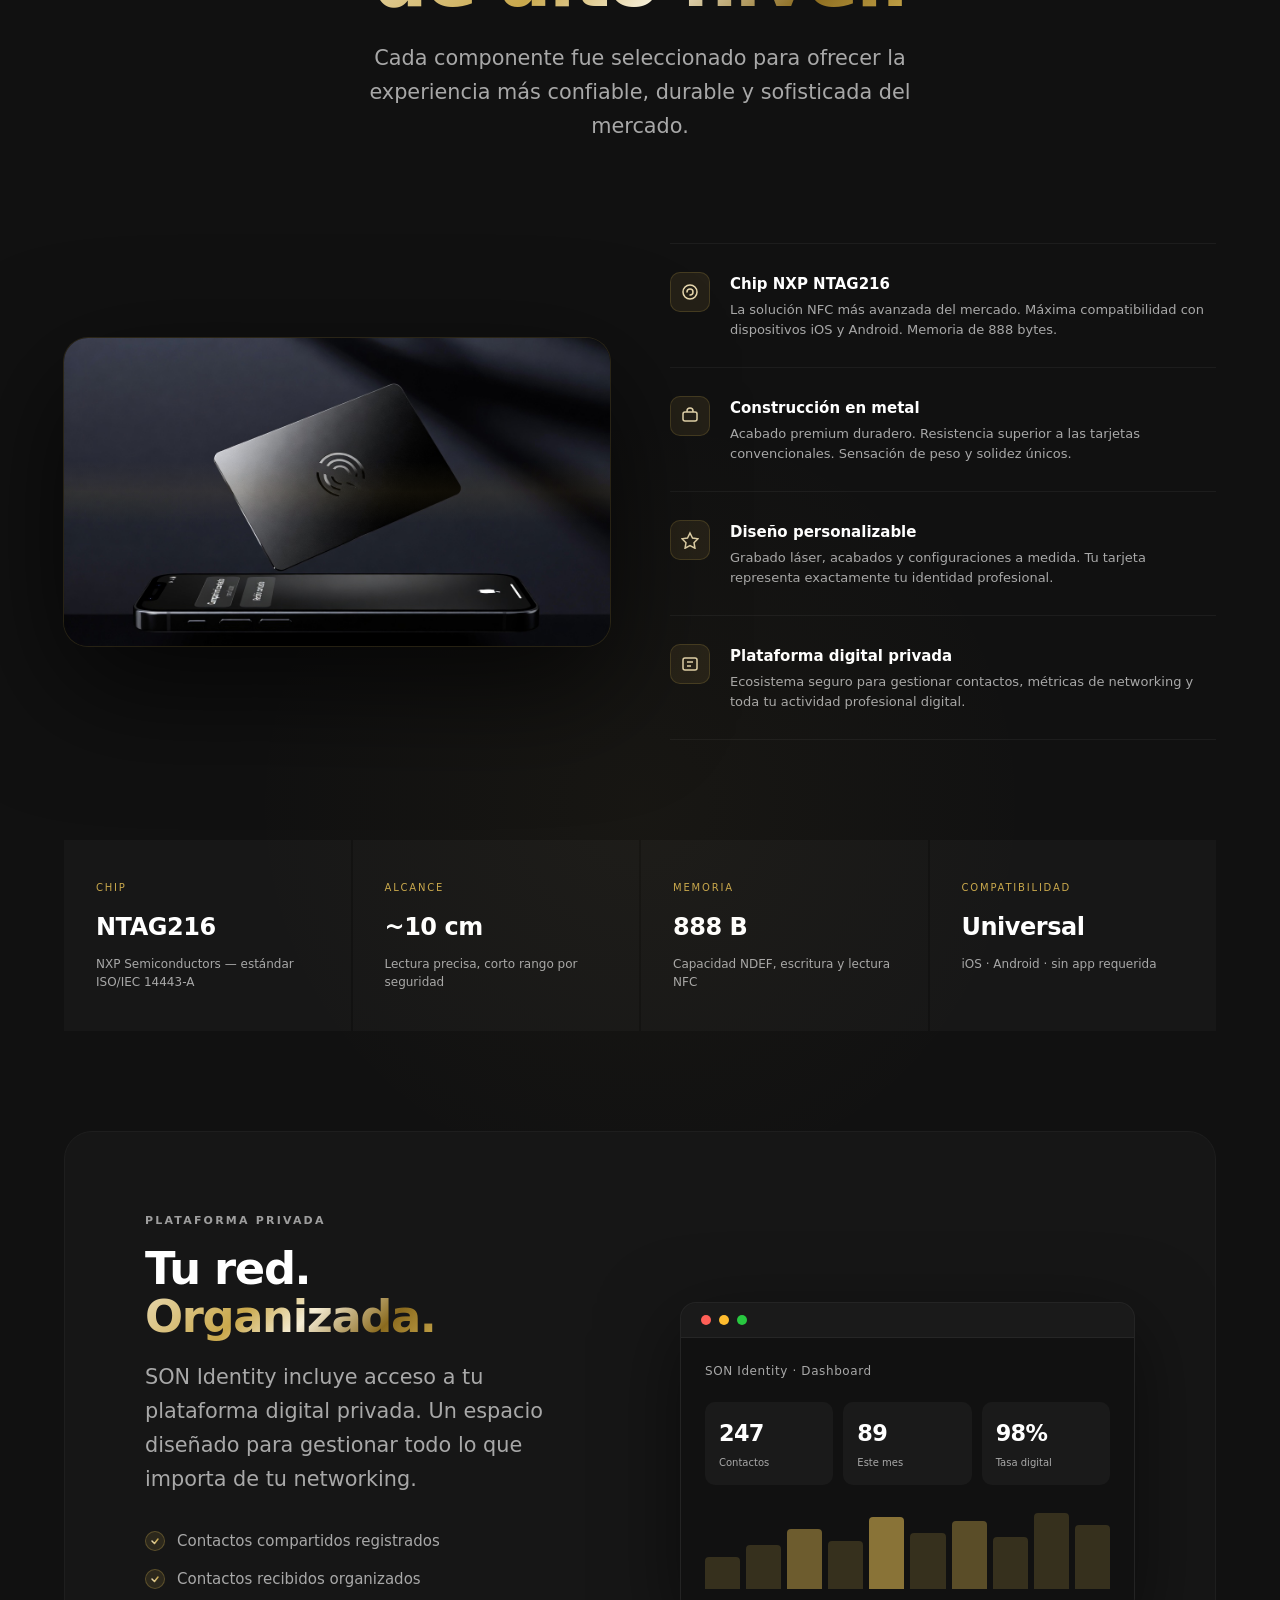
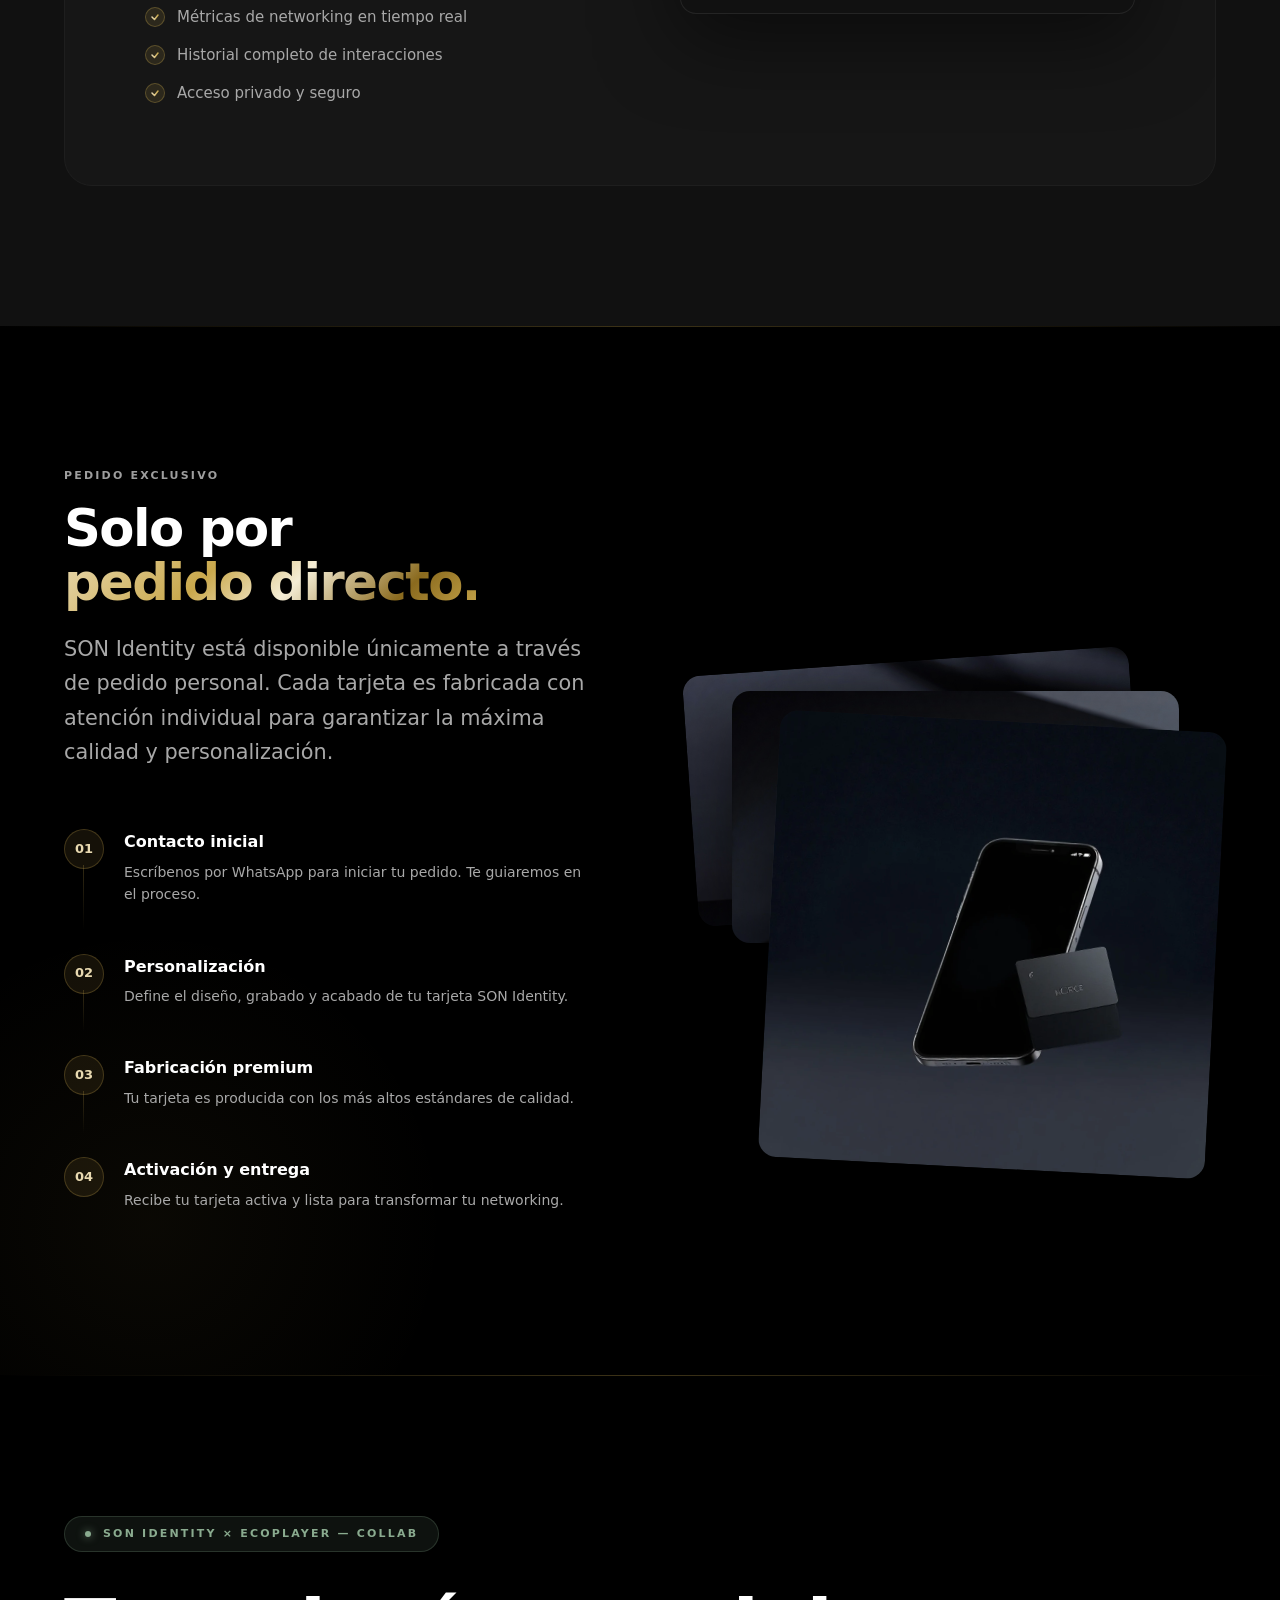
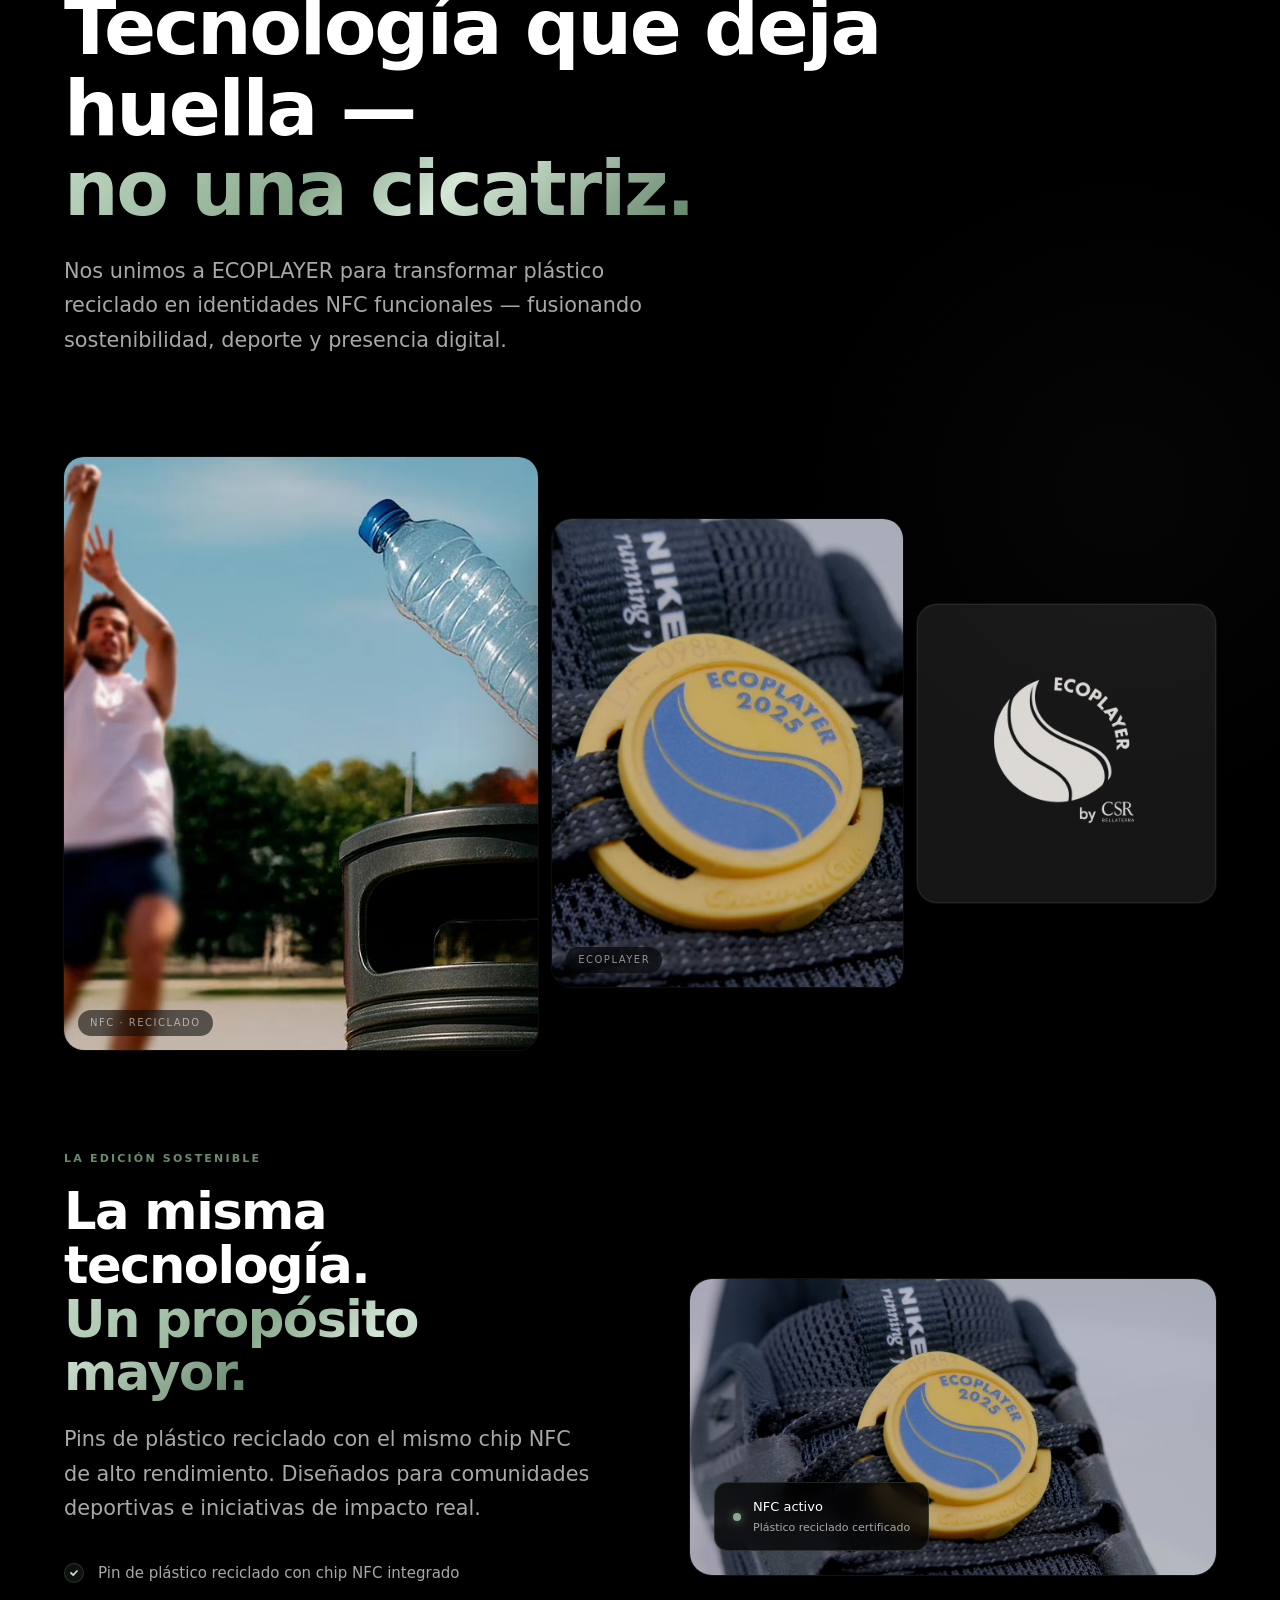
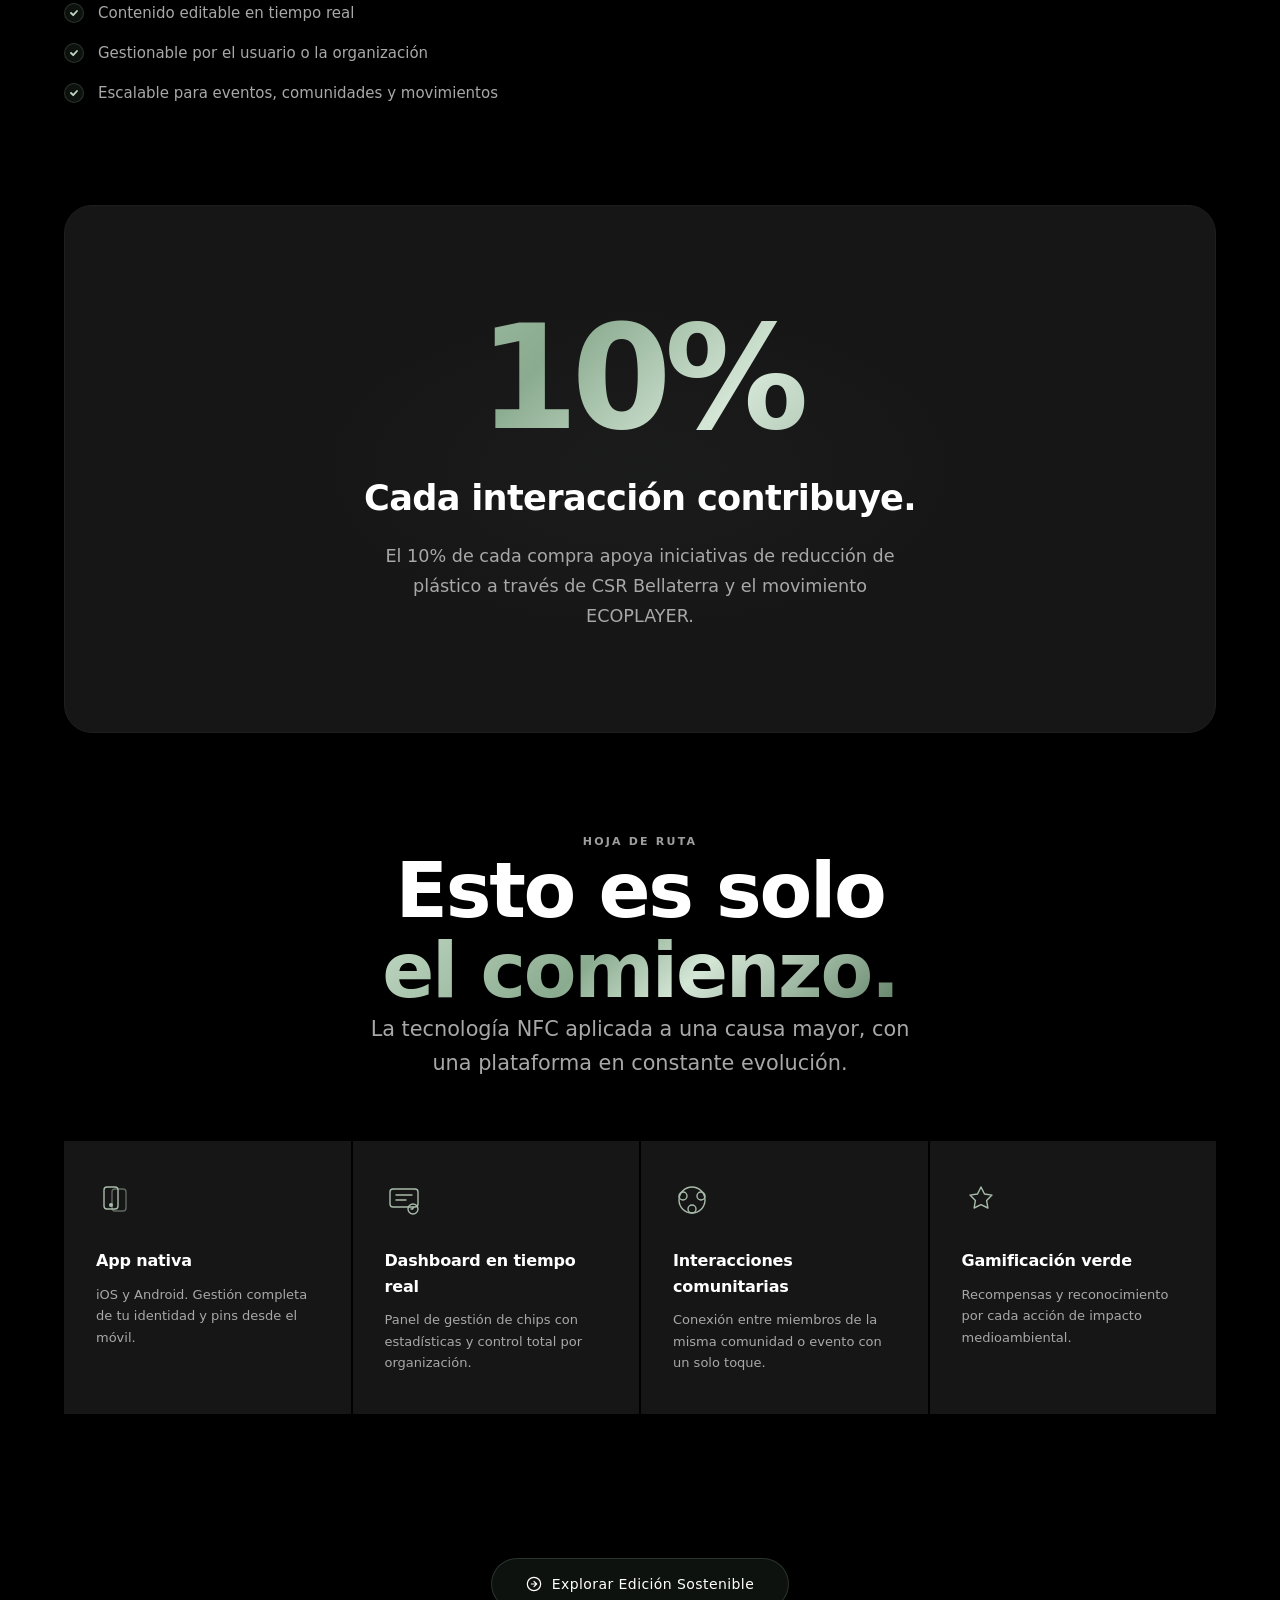
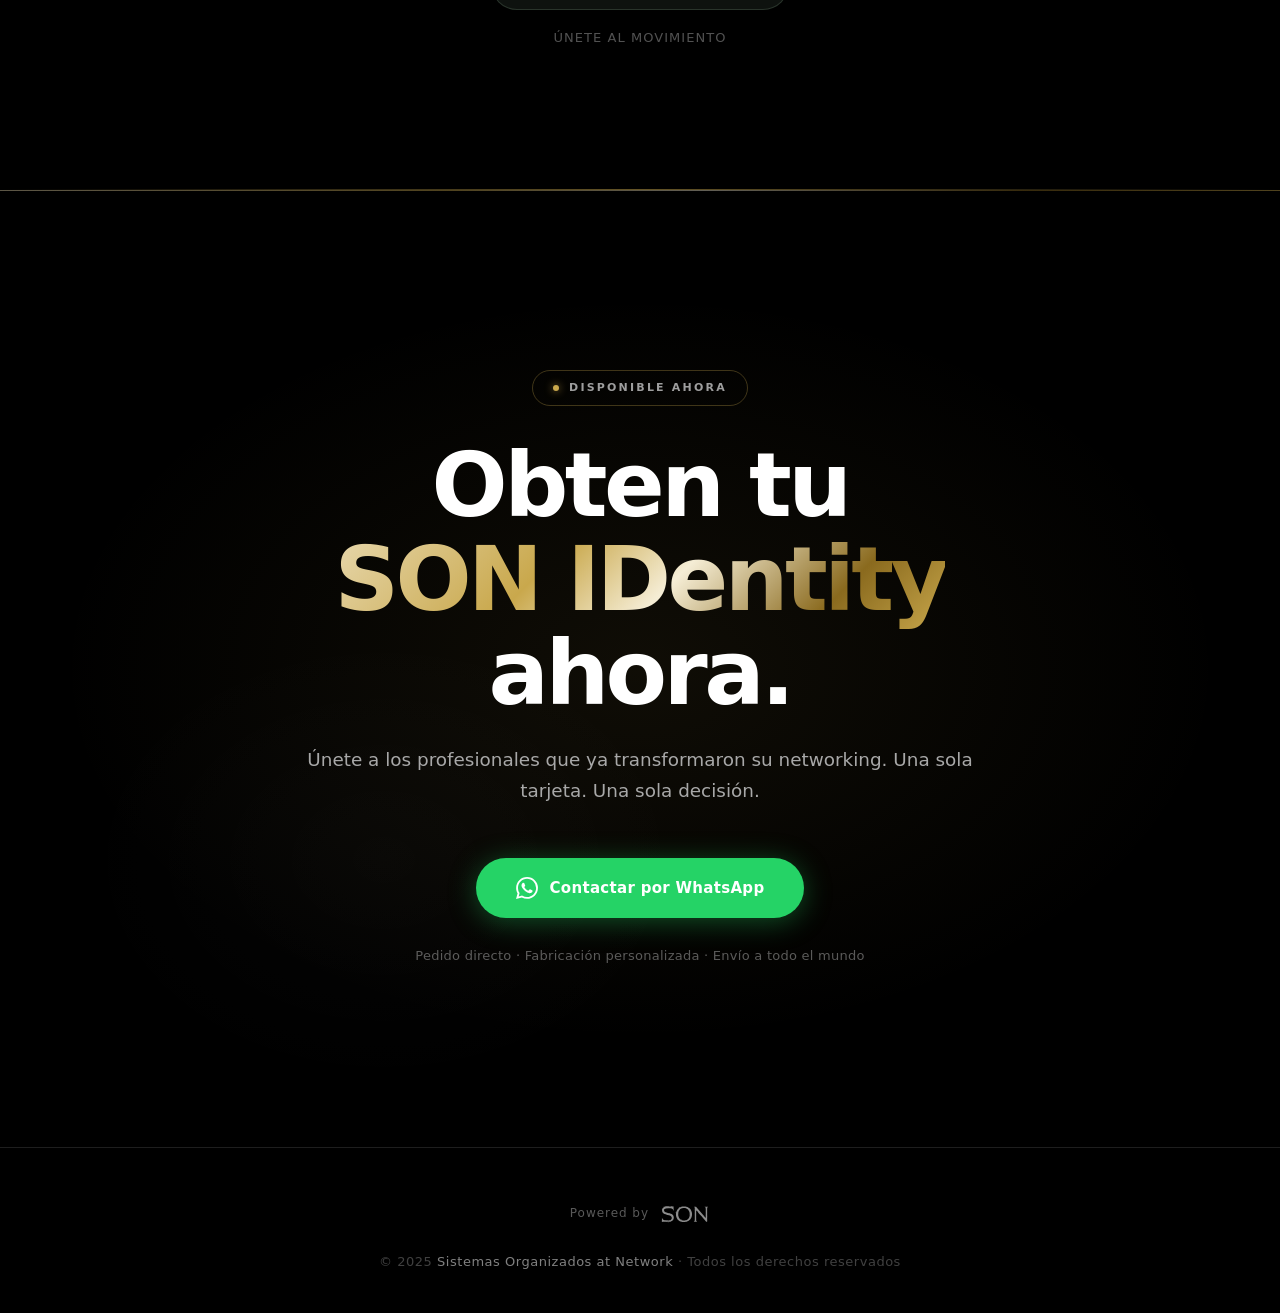
<file: scro.html>
<!DOCTYPE html>
<html lang="es">
<head>
  <meta charset="UTF-8" />
  <meta name="viewport" content="width=device-width, initial-scale=1.0" />
  <title>Identity — La nueva forma de conectar</title>
  <meta name="description" content="SON Identity es la tarjeta de presentación metálica con NFC que transforma la manera en que los profesionales hacen networking." />

  <!-- Favicon dinámico según tema del sistema -->
  <!-- Dos <link> con media query: el navegador activa el correcto sin necesidad de JS -->
  <link rel="icon" type="image/svg+xml" href="img/logoblack.svg" media="(prefers-color-scheme: light)" />
  <link rel="icon" type="image/svg+xml" href="img/logowhite.svg"  media="(prefers-color-scheme: dark)"  />
  <!-- Fallback para navegadores sin soporte de media en <link> favicon -->
  <link id="favicon-fallback" rel="icon" type="image/svg+xml" href="img/logoblack.svg" />

  <style>
    /* ============================================================
       RESET & BASE
    ============================================================ */
    *, *::before, *::after {
      margin: 0;
      padding: 0;
      box-sizing: border-box;
    }

    :root {
      --black:       #000000;
      --black-rich:  #080808;
      --black-soft:  #111111;
      --black-card:  #161616;
      --black-border:#1e1e1e;
      --white:       #ffffff;
      --white-dim:   #a8a8a8;
      --white-ghost: #3a3a3a;

      /* Metálicos */
      --gold-light:  #e8d9b0;
      --gold-mid:    #c9a84c;
      --gold-dark:   #8a6a1e;
      --silver-light:#d4d4d4;
      --silver-mid:  #9e9e9e;

      /* Gradientes metálicos */
      --gradient-gold: linear-gradient(135deg, #e8d9b0 0%, #c9a84c 35%, #f5edd5 55%, #8a6a1e 80%, #c9a84c 100%);
      --gradient-silver: linear-gradient(135deg, #c8c8c8 0%, #8a8a8a 30%, #f0f0f0 50%, #7a7a7a 75%, #b0b0b0 100%);
      --gradient-card: linear-gradient(160deg, #1a1a1a 0%, #0d0d0d 50%, #1a1a1a 100%);

      --font-display: 'SF Pro Display', -apple-system, BlinkMacSystemFont, 'Segoe UI', system-ui, sans-serif;
      --font-text:    'SF Pro Text',    -apple-system, BlinkMacSystemFont, 'Segoe UI', system-ui, sans-serif;

      --ease-smooth:  cubic-bezier(0.25, 0.46, 0.45, 0.94);
      --ease-spring:  cubic-bezier(0.34, 1.56, 0.64, 1);
      --ease-out:     cubic-bezier(0.0, 0.0, 0.2, 1);

      --nav-h: 72px;
      --section-pad: 140px;
    }

    html {
      scroll-behavior: smooth;
      font-size: 16px;
    }

    body {
      background-color: var(--black);
      color: var(--white);
      font-family: var(--font-text);
      font-weight: 400;
      line-height: 1.6;
      overflow-x: hidden;
      -webkit-font-smoothing: antialiased;
      -moz-osx-font-smoothing: grayscale;
    }

    img {
      display: block;
      max-width: 100%;
    }

    a {
      text-decoration: none;
      color: inherit;
    }

    /* ============================================================
       TIPOGRAFÍA GLOBAL
    ============================================================ */
    .label {
      font-size: 11px;
      font-weight: 600;
      letter-spacing: 0.2em;
      text-transform: uppercase;
      color: var(--silver-mid);
    }

    .headline {
      font-family: var(--font-display);
      font-size: clamp(2.6rem, 6vw, 5.5rem);
      font-weight: 700;
      line-height: 1.05;
      letter-spacing: -0.03em;
      color: var(--white);
    }

    .headline--xl {
      font-size: clamp(3.2rem, 8vw, 7rem);
    }

    .subhead {
      font-size: clamp(1.05rem, 2vw, 1.3rem);
      font-weight: 300;
      color: var(--white-dim);
      line-height: 1.65;
      max-width: 600px;
    }

    .metallic-text {
      background: var(--gradient-gold);
      -webkit-background-clip: text;
      -webkit-text-fill-color: transparent;
      background-clip: text;
    }

    .metallic-text--silver {
      background: var(--gradient-silver);
      -webkit-background-clip: text;
      -webkit-text-fill-color: transparent;
      background-clip: text;
    }

    /* ============================================================
       SCROLL ANIMATION CLASSES
    ============================================================ */
    .reveal {
      opacity: 0;
      transform: translateY(36px);
      transition: opacity 0.85s var(--ease-smooth),
                  transform 0.85s var(--ease-smooth);
    }

    .reveal.visible {
      opacity: 1;
      transform: translateY(0);
    }

    .reveal--left {
      opacity: 0;
      transform: translateX(-40px);
      transition: opacity 0.9s var(--ease-smooth),
                  transform 0.9s var(--ease-smooth);
    }

    .reveal--left.visible {
      opacity: 1;
      transform: translateX(0);
    }

    .reveal--right {
      opacity: 0;
      transform: translateX(40px);
      transition: opacity 0.9s var(--ease-smooth),
                  transform 0.9s var(--ease-smooth);
    }

    .reveal--right.visible {
      opacity: 1;
      transform: translateX(0);
    }

    .reveal--scale {
      opacity: 0;
      transform: scale(0.92);
      transition: opacity 0.95s var(--ease-smooth),
                  transform 0.95s var(--ease-smooth);
    }

    .reveal--scale.visible {
      opacity: 1;
      transform: scale(1);
    }

    /* Staggered children */
    .stagger > * {
      opacity: 0;
      transform: translateY(28px);
      transition: opacity 0.7s var(--ease-smooth),
                  transform 0.7s var(--ease-smooth);
    }

    .stagger.visible > *:nth-child(1) { opacity: 1; transform: none; transition-delay: 0s;    }
    .stagger.visible > *:nth-child(2) { opacity: 1; transform: none; transition-delay: 0.1s;  }
    .stagger.visible > *:nth-child(3) { opacity: 1; transform: none; transition-delay: 0.2s;  }
    .stagger.visible > *:nth-child(4) { opacity: 1; transform: none; transition-delay: 0.3s;  }
    .stagger.visible > *:nth-child(5) { opacity: 1; transform: none; transition-delay: 0.4s;  }
    .stagger.visible > *:nth-child(6) { opacity: 1; transform: none; transition-delay: 0.5s;  }

    /* ============================================================
       BARRA DE NAVEGACIÓN
    ============================================================ */
    #navbar {
      position: fixed;
      top: 0;
      left: 0;
      width: 100%;
      height: var(--nav-h);
      z-index: 900;
      display: flex;
      align-items: center;
      justify-content: space-between;
      padding: 0 5%;
      transition: background 0.4s var(--ease-smooth),
                  backdrop-filter 0.4s,
                  border-color 0.4s;
      border-bottom: 1px solid transparent;
    }

    #navbar.scrolled {
      background: rgba(0, 0, 0, 0.72);
      backdrop-filter: blur(24px) saturate(180%);
      -webkit-backdrop-filter: blur(24px) saturate(180%);
      border-color: var(--black-border);
    }

    .nav-logo {
      height: 28px;
      width: auto;
      opacity: 0.95;
      transition: opacity 0.3s;
    }

    .nav-logo:hover {
      opacity: 1;
    }

    .nav-links {
      display: flex;
      align-items: center;
      gap: 48px;
      list-style: none;
    }

    .nav-links a {
      font-size: 14px;
      font-weight: 400;
      color: rgba(255,255,255,0.82);
      letter-spacing: 0.01em;
      transition: color 0.25s;
      position: relative;
    }

    .nav-links a::after {
      content: '';
      position: absolute;
      bottom: -3px;
      left: 0;
      width: 0;
      height: 1px;
      background: var(--gold-light);
      transition: width 0.3s var(--ease-smooth);
    }

    .nav-links a:hover {
      color: var(--white);
    }

    .nav-links a:hover::after {
      width: 100%;
    }

    .nav-cta {
      font-size: 13px !important;
      font-weight: 500 !important;
      color: var(--black) !important;
      background: var(--gradient-gold);
      padding: 9px 22px;
      border-radius: 40px;
      letter-spacing: 0.02em;
      transition: opacity 0.25s, transform 0.2s var(--ease-spring) !important;
    }

    .nav-cta::after {
      display: none !important;
    }

    .nav-cta:hover {
      opacity: 0.9;
      transform: scale(1.03) !important;
    }

    /* Hamburger mobile */
    .nav-hamburger {
      display: none;
      flex-direction: column;
      gap: 5px;
      cursor: pointer;
      padding: 4px;
    }

    .nav-hamburger span {
      display: block;
      width: 22px;
      height: 1.5px;
      background: var(--white);
      transition: all 0.3s;
    }

    /* ============================================================
       HERO SECTION
    ============================================================ */
    #hero {
      position: relative;
      min-height: 100vh;
      display: flex;
      flex-direction: column;
      align-items: center;
      justify-content: center;
      text-align: center;
      padding: calc(var(--nav-h) + 60px) 5% 80px;
      overflow: hidden;
    }

    /* Fondo radial sutil */
    #hero::before {
      content: '';
      position: absolute;
      inset: 0;
      background:
        radial-gradient(ellipse 80% 60% at 50% 30%, rgba(201,168,76,0.06) 0%, transparent 70%),
        radial-gradient(ellipse 50% 50% at 50% 80%, rgba(255,255,255,0.02) 0%, transparent 60%);
      pointer-events: none;
    }

    /* Líneas de cuadrícula muy sutiles */
    #hero::after {
      content: '';
      position: absolute;
      inset: 0;
      background-image:
        linear-gradient(rgba(255,255,255,0.025) 1px, transparent 1px),
        linear-gradient(90deg, rgba(255,255,255,0.025) 1px, transparent 1px);
      background-size: 80px 80px;
      mask-image: radial-gradient(ellipse 90% 90% at 50% 0%, black 0%, transparent 70%);
      pointer-events: none;
    }

    .hero-label {
      display: inline-flex;
      align-items: center;
      gap: 10px;
      margin-bottom: 32px;
      padding: 8px 18px;
      border: 1px solid rgba(201,168,76,0.3);
      border-radius: 40px;
      background: rgba(201,168,76,0.06);
    }

    .hero-label-dot {
      width: 6px;
      height: 6px;
      border-radius: 50%;
      background: var(--gold-mid);
      box-shadow: 0 0 8px rgba(201,168,76,0.8);
      animation: pulse-dot 2s ease-in-out infinite;
    }

    @keyframes pulse-dot {
      0%, 100% { opacity: 1; transform: scale(1); }
      50%       { opacity: 0.6; transform: scale(1.4); }
    }

    .hero-title {
      font-family: var(--font-display);
      font-size: clamp(3.5rem, 9vw, 8.5rem);
      font-weight: 700;
      line-height: 1.0;
      letter-spacing: -0.04em;
      margin-bottom: 28px;
    }

    .hero-title span {
      display: block;
    }

    .hero-sub {
      font-size: clamp(1rem, 2.2vw, 1.25rem);
      font-weight: 300;
      color: var(--white-dim);
      max-width: 540px;
      margin: 0 auto 52px;
      line-height: 1.7;
    }

    .hero-actions {
      display: flex;
      gap: 16px;
      justify-content: center;
      flex-wrap: wrap;
      margin-bottom: 80px;
    }

    /* Botón primario dorado */
    .btn-primary {
      display: inline-flex;
      align-items: center;
      gap: 8px;
      padding: 15px 34px;
      border-radius: 50px;
      background: var(--gradient-gold);
      color: var(--black);
      font-size: 14px;
      font-weight: 600;
      letter-spacing: 0.04em;
      text-transform: uppercase;
      transition: transform 0.25s var(--ease-spring), box-shadow 0.3s;
      box-shadow: 0 4px 24px rgba(201,168,76,0.25);
      cursor: pointer;
      border: none;
    }

    .btn-primary:hover {
      transform: scale(1.04) translateY(-1px);
      box-shadow: 0 8px 36px rgba(201,168,76,0.4);
    }

    /* Botón ghost */
    .btn-ghost {
      display: inline-flex;
      align-items: center;
      gap: 8px;
      padding: 14px 32px;
      border-radius: 50px;
      border: 1px solid rgba(255,255,255,0.18);
      color: var(--white);
      font-size: 14px;
      font-weight: 400;
      letter-spacing: 0.02em;
      transition: border-color 0.3s, background 0.3s, transform 0.2s var(--ease-spring);
      cursor: pointer;
      background: rgba(255,255,255,0.04);
    }

    .btn-ghost:hover {
      border-color: rgba(255,255,255,0.4);
      background: rgba(255,255,255,0.08);
      transform: scale(1.02);
    }

    /* Imagen hero con efecto parallax */
    .hero-card-wrap {
      position: relative;
      width: min(520px, 90vw);
      margin: 0 auto;
    }

    .hero-card-glow {
      position: absolute;
      inset: -30px;
      border-radius: 40px;
      background: radial-gradient(ellipse 80% 60% at 50% 50%, rgba(201,168,76,0.18) 0%, transparent 70%);
      filter: blur(20px);
      z-index: 0;
      animation: glow-breathe 4s ease-in-out infinite;
    }

    @keyframes glow-breathe {
      0%, 100% { opacity: 0.7; transform: scale(1); }
      50%       { opacity: 1; transform: scale(1.04); }
    }

    .hero-card-img {
      position: relative;
      z-index: 1;
      width: 100%;
      border-radius: 22px;
      box-shadow:
        0 0 0 1px rgba(255,255,255,0.06),
        0 24px 80px rgba(0,0,0,0.7),
        0 8px 24px rgba(0,0,0,0.5);
      animation: float-card 6s ease-in-out infinite;
      transform-origin: center;
    }

    @keyframes float-card {
      0%, 100% { transform: translateY(0px) rotateX(0deg) rotateY(-3deg); }
      33%       { transform: translateY(-12px) rotateX(2deg) rotateY(2deg); }
      66%       { transform: translateY(-6px) rotateX(-1deg) rotateY(-1deg); }
    }

    /* Scroll indicator */
    .hero-scroll-hint {
      position: absolute;
      bottom: 36px;
      left: 50%;
      transform: translateX(-50%);
      display: flex;
      flex-direction: column;
      align-items: center;
      gap: 8px;
      opacity: 0.4;
      animation: fade-in-up 1.5s 1.8s var(--ease-smooth) both;
    }

    @keyframes fade-in-up {
      from { opacity: 0; transform: translateX(-50%) translateY(10px); }
      to   { opacity: 0.4; transform: translateX(-50%) translateY(0); }
    }

    .hero-scroll-hint span {
      font-size: 10px;
      letter-spacing: 0.18em;
      text-transform: uppercase;
      color: var(--silver-mid);
    }

    .scroll-arrow {
      width: 18px;
      height: 28px;
      border: 1px solid rgba(255,255,255,0.3);
      border-radius: 10px;
      position: relative;
    }

    .scroll-arrow::after {
      content: '';
      position: absolute;
      top: 5px;
      left: 50%;
      transform: translateX(-50%);
      width: 3px;
      height: 6px;
      background: var(--white);
      border-radius: 2px;
      animation: scroll-dot 1.8s ease-in-out infinite;
    }

    @keyframes scroll-dot {
      0%   { opacity: 1; transform: translateX(-50%) translateY(0); }
      100% { opacity: 0; transform: translateX(-50%) translateY(10px); }
    }

    /* ============================================================
       SEPARADOR CON DEGRADADO
    ============================================================ */
    .section-divider {
      width: 100%;
      height: 1px;
      background: linear-gradient(90deg, transparent, rgba(201,168,76,0.3), transparent);
    }

    /* ============================================================
       SECTION PRESENTACIÓN (PRODUCTO)
    ============================================================ */
    #producto {
      padding: var(--section-pad) 5%;
      position: relative;
    }

    #producto::before {
      content: '';
      position: absolute;
      top: 0;
      right: 0;
      width: 60%;
      height: 100%;
      background: radial-gradient(ellipse 60% 50% at 90% 50%, rgba(201,168,76,0.04) 0%, transparent 70%);
      pointer-events: none;
    }

    .producto-inner {
      max-width: 1200px;
      margin: 0 auto;
    }

    .producto-header {
      max-width: 680px;
      margin-bottom: 100px;
    }

    .producto-header .label {
      margin-bottom: 20px;
    }

    .producto-header .headline {
      margin-bottom: 24px;
    }

    /* Grid de features */
    .features-grid {
      display: grid;
      grid-template-columns: repeat(3, 1fr);
      gap: 2px;
    }

    .feature-card {
      background: var(--black-card);
      padding: 48px 40px;
      position: relative;
      overflow: hidden;
      transition: background 0.4s;
    }

    .feature-card::before {
      content: '';
      position: absolute;
      top: 0;
      left: 0;
      right: 0;
      height: 1px;
      background: linear-gradient(90deg, transparent, rgba(201,168,76,0.4), transparent);
      opacity: 0;
      transition: opacity 0.4s;
    }

    .feature-card:hover {
      background: #1a1a1a;
    }

    .feature-card:hover::before {
      opacity: 1;
    }

    .feature-icon {
      width: 44px;
      height: 44px;
      margin-bottom: 28px;
      opacity: 0.9;
    }

    .feature-title {
      font-size: 20px;
      font-weight: 600;
      letter-spacing: -0.02em;
      margin-bottom: 14px;
      color: var(--white);
    }

    .feature-desc {
      font-size: 15px;
      color: var(--white-dim);
      line-height: 1.7;
    }

    /* Bloque grande con imagen */
    .producto-split {
      display: grid;
      grid-template-columns: 1fr 1fr;
      gap: 80px;
      align-items: center;
      margin-top: 120px;
    }

    .producto-split-text .label {
      margin-bottom: 18px;
    }

    .producto-split-text .headline {
      font-size: clamp(2rem, 4vw, 3.6rem);
      margin-bottom: 22px;
    }

    .producto-split-text .subhead {
      margin-bottom: 36px;
    }

    .stat-row {
      display: flex;
      gap: 40px;
      margin-top: 40px;
    }

    .stat-item {}

    .stat-number {
      font-family: var(--font-display);
      font-size: 2.6rem;
      font-weight: 700;
      letter-spacing: -0.04em;
      line-height: 1;
      background: var(--gradient-gold);
      -webkit-background-clip: text;
      -webkit-text-fill-color: transparent;
      background-clip: text;
    }

    .stat-label {
      font-size: 13px;
      color: var(--white-dim);
      margin-top: 6px;
      letter-spacing: 0.02em;
    }

    .producto-split-image {
      position: relative;
    }

    .card-image-wrap {
      position: relative;
      border-radius: 20px;
      overflow: hidden;
      box-shadow:
        0 0 0 1px rgba(255,255,255,0.05),
        0 32px 100px rgba(0,0,0,0.6);
    }

    .card-image-wrap img {
      width: 100%;
      display: block;
    }

    .card-image-badge {
      position: absolute;
      bottom: 24px;
      left: 24px;
      background: rgba(0,0,0,0.75);
      backdrop-filter: blur(12px);
      -webkit-backdrop-filter: blur(12px);
      border: 1px solid rgba(255,255,255,0.1);
      border-radius: 14px;
      padding: 14px 18px;
      display: flex;
      align-items: center;
      gap: 12px;
    }

    .badge-dot {
      width: 8px;
      height: 8px;
      border-radius: 50%;
      background: #4ade80;
      box-shadow: 0 0 10px rgba(74,222,128,0.7);
      flex-shrink: 0;
    }

    .badge-text {
      font-size: 13px;
      font-weight: 500;
      color: var(--white);
    }

    .badge-sub {
      font-size: 11px;
      color: var(--white-dim);
      margin-top: 1px;
    }

    /* ============================================================
       ESPECIFICACIONES
    ============================================================ */
    #especificaciones {
      padding: var(--section-pad) 5%;
      background: var(--black-soft);
      position: relative;
      overflow: hidden;
    }

    #especificaciones::before {
      content: '';
      position: absolute;
      top: 50%;
      left: 50%;
      transform: translate(-50%, -50%);
      width: 800px;
      height: 800px;
      border-radius: 50%;
      background: radial-gradient(circle, rgba(201,168,76,0.04) 0%, transparent 70%);
      pointer-events: none;
    }

    .specs-inner {
      max-width: 1200px;
      margin: 0 auto;
    }

    .specs-header {
      text-align: center;
      max-width: 640px;
      margin: 0 auto 100px;
    }

    .specs-header .label { margin-bottom: 18px; }
    .specs-header .headline { margin-bottom: 20px; }

    /* Chips/tarjeta NFC */
    .chip-showcase {
      display: grid;
      grid-template-columns: 1fr 1fr;
      gap: 60px;
      align-items: center;
      margin-bottom: 100px;
    }

    .chip-visual {
      position: relative;
    }

    .chip-image-frame {
      position: relative;
      border-radius: 24px;
      overflow: hidden;
      box-shadow:
        0 0 0 1px rgba(201,168,76,0.15),
        0 40px 120px rgba(0,0,0,0.7);
    }

    .chip-image-frame img {
      width: 100%;
      display: block;
    }

    /* Overlay efecto escaneo */
    .chip-scan-line {
      position: absolute;
      inset: 0;
      background: linear-gradient(180deg, transparent 40%, rgba(201,168,76,0.08) 50%, transparent 60%);
      animation: scan-sweep 3s ease-in-out infinite;
    }

    @keyframes scan-sweep {
      0%   { transform: translateY(-100%); }
      100% { transform: translateY(100%); }
    }

    .chip-specs-list {
      list-style: none;
    }

    .chip-spec-item {
      display: flex;
      align-items: flex-start;
      gap: 20px;
      padding: 28px 0;
      border-bottom: 1px solid rgba(255,255,255,0.05);
    }

    .chip-spec-item:first-child {
      border-top: 1px solid rgba(255,255,255,0.05);
    }

    .spec-icon-wrap {
      width: 40px;
      height: 40px;
      border-radius: 10px;
      background: rgba(201,168,76,0.1);
      border: 1px solid rgba(201,168,76,0.2);
      display: flex;
      align-items: center;
      justify-content: center;
      flex-shrink: 0;
    }

    .spec-icon-wrap svg {
      width: 18px;
      height: 18px;
    }

    .spec-name {
      font-size: 15px;
      font-weight: 600;
      color: var(--white);
      margin-bottom: 4px;
    }

    .spec-detail {
      font-size: 13px;
      color: var(--white-dim);
      line-height: 1.5;
    }

    /* Grid de specs técnicas */
    .tech-grid {
      display: grid;
      grid-template-columns: repeat(4, 1fr);
      gap: 2px;
      margin-bottom: 100px;
    }

    .tech-cell {
      background: rgba(255,255,255,0.025);
      padding: 40px 32px;
      transition: background 0.3s;
    }

    .tech-cell:hover {
      background: rgba(255,255,255,0.05);
    }

    .tech-cell-label {
      font-size: 10px;
      letter-spacing: 0.18em;
      text-transform: uppercase;
      color: var(--gold-mid);
      margin-bottom: 12px;
    }

    .tech-cell-value {
      font-family: var(--font-display);
      font-size: 1.5rem;
      font-weight: 700;
      letter-spacing: -0.02em;
      color: var(--white);
      margin-bottom: 8px;
    }

    .tech-cell-desc {
      font-size: 12px;
      color: var(--white-dim);
      line-height: 1.5;
    }

    /* Plataforma digital */
    .platform-section {
      background: var(--black-card);
      border: 1px solid var(--black-border);
      border-radius: 28px;
      padding: 80px;
      display: grid;
      grid-template-columns: 1fr 1fr;
      gap: 80px;
      align-items: center;
      position: relative;
      overflow: hidden;
    }

    .platform-section::before {
      content: '';
      position: absolute;
      top: -1px;
      left: 10%;
      right: 10%;
      height: 1px;
      background: var(--gradient-gold);
    }

    .platform-text .label { margin-bottom: 16px; }
    .platform-text .headline {
      font-size: clamp(1.8rem, 3.5vw, 3rem);
      margin-bottom: 20px;
    }
    .platform-text .subhead { margin-bottom: 32px; }

    .platform-features {
      list-style: none;
      display: flex;
      flex-direction: column;
      gap: 14px;
    }

    .platform-feature {
      display: flex;
      align-items: center;
      gap: 12px;
      font-size: 15px;
      color: var(--white-dim);
    }

    .platform-feature-check {
      width: 20px;
      height: 20px;
      border-radius: 50%;
      background: rgba(201,168,76,0.12);
      border: 1px solid rgba(201,168,76,0.3);
      display: flex;
      align-items: center;
      justify-content: center;
      flex-shrink: 0;
    }

    .platform-feature-check svg {
      width: 10px;
      height: 10px;
    }

    .platform-mockup {
      position: relative;
    }

    /* Dashboard simulado con CSS */
    .dashboard-frame {
      background: var(--black-soft);
      border: 1px solid rgba(255,255,255,0.08);
      border-radius: 16px;
      overflow: hidden;
      box-shadow: 0 24px 80px rgba(0,0,0,0.5);
    }

    .dashboard-bar {
      background: rgba(255,255,255,0.04);
      padding: 12px 20px;
      display: flex;
      align-items: center;
      gap: 8px;
      border-bottom: 1px solid rgba(255,255,255,0.05);
    }

    .dash-dot {
      width: 10px;
      height: 10px;
      border-radius: 50%;
    }

    .dash-dot:nth-child(1) { background: #ff5f57; }
    .dash-dot:nth-child(2) { background: #febc2e; }
    .dash-dot:nth-child(3) { background: #28c840; }

    .dashboard-body {
      padding: 24px;
    }

    .dash-title {
      font-size: 12px;
      color: var(--white-dim);
      margin-bottom: 20px;
      letter-spacing: 0.05em;
    }

    .dash-stat-row {
      display: grid;
      grid-template-columns: repeat(3, 1fr);
      gap: 10px;
      margin-bottom: 24px;
    }

    .dash-stat {
      background: rgba(255,255,255,0.04);
      border-radius: 10px;
      padding: 14px;
    }

    .dash-stat-num {
      font-size: 1.4rem;
      font-weight: 700;
      color: var(--white);
      letter-spacing: -0.03em;
    }

    .dash-stat-lbl {
      font-size: 10px;
      color: var(--white-dim);
      margin-top: 4px;
    }

    .dash-chart-bars {
      display: flex;
      align-items: flex-end;
      gap: 6px;
      height: 80px;
    }

    .dash-bar {
      flex: 1;
      border-radius: 4px 4px 0 0;
      background: rgba(201,168,76,0.2);
      transition: background 0.3s;
    }

    .dash-bar:hover { background: rgba(201,168,76,0.4); }
    .dash-bar:nth-child(3) { background: rgba(201,168,76,0.5); }
    .dash-bar:nth-child(5) { background: rgba(201,168,76,0.65); }
    .dash-bar:nth-child(7) { background: rgba(201,168,76,0.4); }

    /* ============================================================
       PEDIDO / ORDER
    ============================================================ */
    #pedido {
      padding: var(--section-pad) 5%;
      position: relative;
      overflow: hidden;
    }

    #pedido::before {
      content: '';
      position: absolute;
      bottom: -200px;
      left: -200px;
      width: 700px;
      height: 700px;
      border-radius: 50%;
      background: radial-gradient(circle, rgba(201,168,76,0.05) 0%, transparent 60%);
      pointer-events: none;
    }

    .pedido-inner {
      max-width: 1200px;
      margin: 0 auto;
    }

    .pedido-split {
      display: grid;
      grid-template-columns: 1fr 1fr;
      gap: 100px;
      align-items: center;
    }

    .pedido-text .label { margin-bottom: 18px; }
    .pedido-text .headline {
      font-size: clamp(2rem, 4vw, 3.8rem);
      margin-bottom: 22px;
    }
    .pedido-text .subhead { margin-bottom: 36px; }

    .pedido-steps {
      display: flex;
      flex-direction: column;
      gap: 0;
      counter-reset: step;
    }

    .pedido-step {
      display: flex;
      gap: 20px;
      padding: 24px 0;
      position: relative;
    }

    .pedido-step:not(:last-child)::before {
      content: '';
      position: absolute;
      left: 19px;
      top: 60px;
      bottom: 0;
      width: 1px;
      background: linear-gradient(180deg, rgba(201,168,76,0.25), transparent);
    }

    .step-num {
      width: 40px;
      height: 40px;
      border-radius: 50%;
      background: rgba(201,168,76,0.1);
      border: 1px solid rgba(201,168,76,0.25);
      display: flex;
      align-items: center;
      justify-content: center;
      font-size: 13px;
      font-weight: 600;
      color: var(--gold-light);
      flex-shrink: 0;
      counter-increment: step;
    }

    .step-content {}

    .step-title {
      font-size: 16px;
      font-weight: 600;
      color: var(--white);
      margin-bottom: 6px;
    }

    .step-desc {
      font-size: 14px;
      color: var(--white-dim);
      line-height: 1.6;
    }

    .pedido-card-stack {
      position: relative;
      height: 380px;
    }

    .pedido-card {
      position: absolute;
      width: 85%;
      border-radius: 18px;
      overflow: hidden;
      box-shadow: 0 24px 80px rgba(0,0,0,0.6);
    }

    .pedido-card img {
      width: 100%;
      display: block;
    }

    .pedido-card:nth-child(1) {
      top: 0;
      left: 0;
      transform: rotate(-4deg);
      z-index: 1;
    }

    .pedido-card:nth-child(2) {
      top: 30px;
      left: 8%;
      transform: rotate(0deg);
      z-index: 2;
    }

    .pedido-card:nth-child(3) {
      top: 60px;
      left: 15%;
      transform: rotate(3deg);
      z-index: 3;
    }

    .pedido-card:nth-child(3):hover {
      transform: rotate(0deg) scale(1.04) translateY(-10px);
      transition: transform 0.5s var(--ease-spring);
      z-index: 10;
    }

    /* ============================================================
       CTA FINAL
    ============================================================ */
    #cta {
      padding: 180px 5%;
      position: relative;
      overflow: hidden;
      text-align: center;
    }

    /* Fondo animado con gradiente radial */
    #cta::before {
      content: '';
      position: absolute;
      inset: 0;
      background:
        radial-gradient(ellipse 70% 60% at 50% 50%, rgba(201,168,76,0.08) 0%, transparent 65%),
        radial-gradient(ellipse 40% 40% at 30% 70%, rgba(255,255,255,0.02) 0%, transparent 60%);
    }

    /* Línea superior dorada */
    #cta::after {
      content: '';
      position: absolute;
      top: 0;
      left: 0;
      right: 0;
      height: 1px;
      background: var(--gradient-gold);
      opacity: 0.4;
    }

    .cta-inner {
      position: relative;
      z-index: 1;
      max-width: 720px;
      margin: 0 auto;
    }

    .cta-label {
      display: inline-flex;
      align-items: center;
      gap: 10px;
      margin-bottom: 32px;
      padding: 8px 20px;
      border: 1px solid rgba(201,168,76,0.3);
      border-radius: 40px;
    }

    .cta-title {
      font-family: var(--font-display);
      font-size: clamp(2.8rem, 7vw, 6rem);
      font-weight: 700;
      letter-spacing: -0.04em;
      line-height: 1.05;
      margin-bottom: 24px;
    }

    .cta-sub {
      font-size: clamp(1rem, 2vw, 1.15rem);
      color: var(--white-dim);
      margin-bottom: 52px;
      line-height: 1.7;
    }

    /* Botón WhatsApp */
    .btn-whatsapp {
      display: inline-flex;
      align-items: center;
      gap: 12px;
      padding: 18px 40px;
      border-radius: 60px;
      background: #25d366;
      color: #fff;
      font-size: 15px;
      font-weight: 600;
      letter-spacing: 0.02em;
      transition: transform 0.25s var(--ease-spring),
                  box-shadow 0.3s,
                  background 0.3s;
      box-shadow: 0 4px 28px rgba(37,211,102,0.35);
      cursor: pointer;
      border: none;
    }

    .btn-whatsapp:hover {
      transform: scale(1.04) translateY(-2px);
      box-shadow: 0 10px 40px rgba(37,211,102,0.5);
      background: #20bd5a;
    }

    .btn-whatsapp svg {
      width: 22px;
      height: 22px;
      flex-shrink: 0;
    }

    .cta-note {
      margin-top: 28px;
      font-size: 13px;
      color: rgba(255,255,255,0.35);
      letter-spacing: 0.02em;
    }

    /* ============================================================
       FOOTER
    ============================================================ */
    footer {
      padding: 56px 5% 40px;
      border-top: 1px solid var(--black-border);
      display: flex;
      flex-direction: column;
      align-items: center;
      gap: 28px;
    }

    .footer-powered {
      display: flex;
      align-items: center;
      gap: 10px;
      font-size: 12px;
      color: rgba(255,255,255,0.35);
      letter-spacing: 0.08em;
    }

    .footer-powered img {
      height: 20px;
      width: auto;
      opacity: 0.55;
      transition: opacity 0.3s;
    }

    .footer-powered:hover img {
      opacity: 0.8;
    }

    .footer-brand {
      font-size: 13px;
      color: rgba(255,255,255,0.25);
      letter-spacing: 0.04em;
    }

    .footer-brand strong {
      color: rgba(255,255,255,0.5);
      font-weight: 500;
    }

    /* ============================================================
       RESPONSIVE
    ============================================================ */
    @media (max-width: 900px) {
      :root { --section-pad: 90px; }

      .nav-links { display: none; }
      .nav-hamburger { display: flex; }

      .features-grid { grid-template-columns: 1fr; }
      .feature-card { padding: 36px 28px; }

      .producto-split { grid-template-columns: 1fr; gap: 50px; }
      .chip-showcase  { grid-template-columns: 1fr; gap: 40px; }
      .tech-grid      { grid-template-columns: repeat(2, 1fr); }
      .platform-section { grid-template-columns: 1fr; padding: 48px 32px; }
      .pedido-split   { grid-template-columns: 1fr; }
      .pedido-card-stack { height: 260px; }

      .stat-row { gap: 24px; }
    }

    @media (max-width: 580px) {
      :root { --nav-h: 60px; }

      .tech-grid { grid-template-columns: 1fr 1fr; }
      .hero-actions { flex-direction: column; align-items: center; }
      .platform-section { padding: 40px 24px; }
      .footer-powered { flex-direction: column; }
    }

    /* ============================================================
       SUSTAINABLE IDENTITY — ECOPLAYER COLLABORATION
    ============================================================ */

    :root {
      --eco-sage:    #8aab8f;
      --eco-sage-dim:#6a8a6e;
      --eco-muted:   rgba(138,171,143,0.1);
      --eco-border:  rgba(138,171,143,0.22);
      --gradient-eco: linear-gradient(135deg, #c2d9c5 0%, #8aab8f 40%, #d4e6d6 60%, #5e8064 100%);
    }

    #sustainable {
      padding: var(--section-pad) 5%;
      position: relative;
      overflow: hidden;
      background: var(--black);
    }

    #sustainable::after {
      content: '';
      position: absolute;
      top: 10%;
      right: -15%;
      width: 700px;
      height: 700px;
      border-radius: 50%;
      background: radial-gradient(circle, rgba(138,171,143,0.035) 0%, transparent 65%);
      pointer-events: none;
    }

    .sustainable-inner {
      max-width: 1200px;
      margin: 0 auto;
    }

    /* Partnership badge */
    .eco-badge {
      display: inline-flex;
      align-items: center;
      gap: 12px;
      margin-bottom: 36px;
      padding: 8px 20px;
      border: 1px solid var(--eco-border);
      border-radius: 40px;
      background: var(--eco-muted);
    }

    .eco-badge-dot {
      width: 6px;
      height: 6px;
      border-radius: 50%;
      background: var(--eco-sage);
      box-shadow: 0 0 8px rgba(138,171,143,0.8);
      animation: pulse-dot 2s ease-in-out infinite;
    }

    .eco-badge .label {
      color: var(--eco-sage);
    }

    .eco-text {
      background: var(--gradient-eco);
      -webkit-background-clip: text;
      -webkit-text-fill-color: transparent;
      background-clip: text;
    }

    /* Intro block */
    .sustainable-intro {
      max-width: 820px;
      margin-bottom: 100px;
    }

    .sustainable-intro .headline {
      margin-bottom: 24px;
    }

    /* Visual grid — 3 images */
    .eco-visual-grid {
      display: grid;
      grid-template-columns: 1.35fr 1fr 0.85fr;
      gap: 14px;
      margin-bottom: 100px;
      align-items: center;
    }

    .eco-img-wrap {
      position: relative;
      overflow: hidden;
      border-radius: 20px;
      box-shadow:
        0 0 0 1px rgba(255,255,255,0.05),
        0 28px 80px rgba(0,0,0,0.6);
    }

    .eco-img-wrap img {
      width: 100%;
      display: block;
      transition: transform 0.9s var(--ease-smooth);
    }

    .eco-img-wrap:hover img {
      transform: scale(1.04);
    }

    .eco-img-wrap--tall {
      aspect-ratio: 4/5;
    }

    .eco-img-wrap--tall img {
      height: 100%;
      object-fit: cover;
    }

    .eco-img-wrap--mid {
      aspect-ratio: 3/4;
    }

    .eco-img-wrap--mid img {
      height: 100%;
      object-fit: cover;
    }

    .eco-img-wrap--logo {
      aspect-ratio: 1/1;
      background: var(--black-card);
      border: 1px solid rgba(255,255,255,0.07);
      display: flex;
      align-items: center;
      justify-content: center;
    }

    .eco-img-wrap--logo img {
      width: 72%;
      object-fit: contain;
      filter: brightness(0.92);
    }

    .eco-img-caption {
      position: absolute;
      bottom: 14px;
      left: 14px;
      font-size: 10px;
      letter-spacing: 0.15em;
      text-transform: uppercase;
      color: rgba(255,255,255,0.55);
      background: rgba(0,0,0,0.55);
      backdrop-filter: blur(10px);
      -webkit-backdrop-filter: blur(10px);
      padding: 5px 12px;
      border-radius: 20px;
    }

    /* Product explanation */
    .eco-product-split {
      display: grid;
      grid-template-columns: 1fr 1fr;
      gap: 100px;
      align-items: center;
      margin-bottom: 100px;
    }

    .eco-product-text .label {
      margin-bottom: 18px;
      color: var(--eco-sage-dim);
    }

    .eco-product-text .headline {
      font-size: clamp(2rem, 4vw, 3.4rem);
      margin-bottom: 22px;
    }

    .eco-product-text .subhead {
      margin-bottom: 36px;
    }

    .eco-feature-list {
      list-style: none;
      display: flex;
      flex-direction: column;
      gap: 16px;
    }

    .eco-feature-item {
      display: flex;
      align-items: flex-start;
      gap: 14px;
      font-size: 15px;
      color: var(--white-dim);
      line-height: 1.6;
    }

    .eco-feature-bullet {
      width: 20px;
      height: 20px;
      border-radius: 50%;
      background: var(--eco-muted);
      border: 1px solid var(--eco-border);
      display: flex;
      align-items: center;
      justify-content: center;
      flex-shrink: 0;
      margin-top: 2px;
    }

    .eco-feature-bullet svg {
      width: 10px;
      height: 10px;
    }

    /* Product visual side */
    .eco-product-visual {
      position: relative;
    }

    .eco-product-frame {
      border-radius: 22px;
      overflow: hidden;
      box-shadow:
        0 0 0 1px rgba(138,171,143,0.12),
        0 40px 120px rgba(0,0,0,0.65);
    }

    .eco-product-frame img {
      width: 100%;
      display: block;
    }

    .eco-product-badge {
      position: absolute;
      bottom: 24px;
      left: 24px;
      background: rgba(0,0,0,0.75);
      backdrop-filter: blur(12px);
      -webkit-backdrop-filter: blur(12px);
      border: 1px solid rgba(138,171,143,0.2);
      border-radius: 14px;
      padding: 14px 18px;
      display: flex;
      align-items: center;
      gap: 12px;
    }

    .eco-badge-status {
      width: 8px;
      height: 8px;
      border-radius: 50%;
      background: var(--eco-sage);
      box-shadow: 0 0 10px rgba(138,171,143,0.7);
      flex-shrink: 0;
    }

    /* Impact block */
    .eco-impact-block {
      background: var(--black-card);
      border: 1px solid var(--black-border);
      border-radius: 28px;
      padding: 100px 80px;
      text-align: center;
      position: relative;
      overflow: hidden;
      margin-bottom: 100px;
    }

    .eco-impact-block::before {
      content: '';
      position: absolute;
      top: -1px;
      left: 12%;
      right: 12%;
      height: 1px;
      background: var(--gradient-eco);
      opacity: 0.5;
    }

    .eco-impact-block::after {
      content: '';
      position: absolute;
      top: 50%;
      left: 50%;
      transform: translate(-50%, -50%);
      width: 700px;
      height: 350px;
      background: radial-gradient(ellipse, rgba(138,171,143,0.04) 0%, transparent 70%);
      pointer-events: none;
    }

    .eco-impact-percent {
      font-family: var(--font-display);
      font-size: clamp(5rem, 12vw, 9rem);
      font-weight: 700;
      letter-spacing: -0.05em;
      line-height: 1;
      background: var(--gradient-eco);
      -webkit-background-clip: text;
      -webkit-text-fill-color: transparent;
      background-clip: text;
      margin-bottom: 20px;
      position: relative;
      z-index: 1;
    }

    .eco-impact-headline {
      font-family: var(--font-display);
      font-size: clamp(1.5rem, 3vw, 2.2rem);
      font-weight: 600;
      letter-spacing: -0.02em;
      margin-bottom: 16px;
      color: var(--white);
      position: relative;
      z-index: 1;
    }

    .eco-impact-text {
      font-size: clamp(1rem, 1.8vw, 1.1rem);
      color: var(--white-dim);
      max-width: 540px;
      margin: 0 auto;
      line-height: 1.7;
      position: relative;
      z-index: 1;
    }

    /* Future vision */
    .eco-vision {
      margin-bottom: 80px;
    }

    .eco-vision-header {
      text-align: center;
      max-width: 580px;
      margin: 0 auto 60px;
    }

    .eco-vision-header .subhead {
      margin: 0 auto;
    }

    .eco-vision-grid {
      display: grid;
      grid-template-columns: repeat(4, 1fr);
      gap: 2px;
    }

    .eco-vision-card {
      background: var(--black-card);
      padding: 40px 32px;
      position: relative;
      overflow: hidden;
      transition: background 0.4s;
    }

    .eco-vision-card::before {
      content: '';
      position: absolute;
      top: 0;
      left: 0;
      right: 0;
      height: 1px;
      background: linear-gradient(90deg, transparent, rgba(138,171,143,0.35), transparent);
      opacity: 0;
      transition: opacity 0.4s;
    }

    .eco-vision-card:hover {
      background: #1a1a1a;
    }

    .eco-vision-card:hover::before {
      opacity: 1;
    }

    .eco-vision-icon {
      width: 38px;
      height: 38px;
      margin-bottom: 22px;
      opacity: 0.85;
    }

    .eco-vision-title {
      font-size: 16px;
      font-weight: 600;
      color: var(--white);
      margin-bottom: 10px;
      letter-spacing: -0.01em;
    }

    .eco-vision-desc {
      font-size: 13px;
      color: var(--white-dim);
      line-height: 1.65;
    }

    /* Soft CTA */
    .eco-cta-block {
      text-align: center;
      padding: 64px 0 0;
    }

    .eco-cta-secondary {
      display: block;
      margin-top: 18px;
      font-size: 13px;
      color: rgba(255,255,255,0.32);
      letter-spacing: 0.08em;
      text-transform: uppercase;
    }

    .btn-eco {
      display: inline-flex;
      align-items: center;
      gap: 10px;
      padding: 14px 34px;
      border-radius: 50px;
      border: 1px solid var(--eco-border);
      background: var(--eco-muted);
      color: var(--white);
      font-size: 14px;
      font-weight: 500;
      letter-spacing: 0.03em;
      transition: border-color 0.3s, background 0.3s, transform 0.2s var(--ease-spring);
      cursor: pointer;
    }

    .btn-eco:hover {
      border-color: rgba(138,171,143,0.5);
      background: rgba(138,171,143,0.16);
      transform: scale(1.03);
    }

    /* Responsive */
    @media (max-width: 900px) {
      .eco-visual-grid { grid-template-columns: 1fr 1fr; }
      .eco-img-wrap--logo { display: none; }
      .eco-product-split { grid-template-columns: 1fr; gap: 50px; }
      .eco-vision-grid { grid-template-columns: repeat(2, 1fr); }
      .eco-impact-block { padding: 60px 36px; }
    }

    @media (max-width: 580px) {
      .eco-visual-grid { grid-template-columns: 1fr; }
      .eco-vision-grid { grid-template-columns: 1fr 1fr; }
      .eco-impact-block { padding: 48px 24px; }
    }

    /* ============================================================
       MOBILE MENU
    ============================================================ */
    #mobile-menu {
      display: none;
      position: fixed;
      top: var(--nav-h);
      left: 0;
      width: 100%;
      background: rgba(0,0,0,0.95);
      backdrop-filter: blur(24px);
      -webkit-backdrop-filter: blur(24px);
      border-bottom: 1px solid var(--black-border);
      z-index: 899;
      padding: 24px 5% 32px;
      flex-direction: column;
      gap: 8px;
    }

    #mobile-menu.open {
      display: flex;
    }

    #mobile-menu a {
      font-size: 18px;
      font-weight: 400;
      color: rgba(255,255,255,0.8);
      padding: 12px 0;
      border-bottom: 1px solid rgba(255,255,255,0.06);
      transition: color 0.2s;
    }

    #mobile-menu a:hover { color: var(--white); }
    #mobile-menu a:last-child { border-bottom: none; }
  </style>
</head>
<body>

<!-- ============================================================
     NAVEGACIÓN
============================================================ -->
<nav id="navbar" role="navigation" aria-label="Navegación principal">
  <a href="#hero" aria-label="Inicio">
    <img src="img/logowhite.svg" alt="SON Identity" class="nav-logo" id="nav-logo" />
  </a>

  <ul class="nav-links">
    <li><a href="#hero">Inicio</a></li>
    <li><a href="#especificaciones">Especificaciones</a></li>
    <li><a href="#sustainable">ECOPLAYER</a></li>
    <li><a href="#cta" class="nav-cta">Pedir mi SON ID</a></li>
  </ul>

  <button class="nav-hamburger" id="hamburger" aria-label="Abrir menú" aria-expanded="false">
    <span></span>
    <span></span>
    <span></span>
  </button>
</nav>

<!-- Menú móvil -->
<div id="mobile-menu" role="menu">
  <a href="#hero"             role="menuitem">Inicio</a>
  <a href="#especificaciones" role="menuitem">Especificaciones</a>
  <a href="#sustainable"      role="menuitem">ECOPLAYER</a>
  <a href="#cta"              role="menuitem">Pedir mi SON ID</a>
</div>

<!-- ============================================================
     HERO
============================================================ -->
<section id="hero" aria-label="Introducción">

  <div class="hero-label reveal">
    <span class="hero-label-dot"></span>
    <span class="label">NFC · Metal · Networking inteligente</span>
  </div>

  <h1 class="hero-title reveal" style="transition-delay:0.1s">
    <span>La nueva forma</span>
    <span class="metallic-text">de conectar.</span>
  </h1>

  <p class="hero-sub reveal" style="transition-delay:0.2s">
    Una sola tarjeta metálica. Todo tu mundo profesional.<br />
    SON Identity reimagina el networking para la era digital.
  </p>

  <div class="hero-actions reveal" style="transition-delay:0.3s">
    <a href="#cta" class="btn-primary">
      <svg width="16" height="16" viewBox="0 0 24 24" fill="currentColor">
        <path d="M9.5 4.5L15 10l-5.5 5.5M15 10H3"/>
      </svg>
      Obtener SON Identity
    </a>
    <a href="#producto" class="btn-ghost">Descubrir más</a>
  </div>

  <div class="hero-card-wrap reveal--scale" style="transition-delay:0.4s">
    <div class="hero-card-glow"></div>
    <img
      src="img/IDENTITY.jpeg"
      alt="Tarjeta metálica SON Identity"
      class="hero-card-img"
      id="hero-card"
    />
  </div>

  <div class="hero-scroll-hint" aria-hidden="true">
    <span>Scroll</span>
    <div class="scroll-arrow"></div>
  </div>

</section>

<div class="section-divider"></div>

<!-- ============================================================
     PRESENTACIÓN DEL PRODUCTO
============================================================ -->
<section id="producto" aria-label="Presentación del producto">
  <div class="producto-inner">

    <div class="producto-header">
      <p class="label reveal">El producto</p>
      <h2 class="headline reveal" style="transition-delay:0.1s">
        Una tarjeta.<br />
        <span class="metallic-text--silver">Contactos ilimitados.</span>
      </h2>
      <p class="subhead reveal" style="transition-delay:0.2s">
        SON Identity transforma cada apretón de manos en una conexión digital permanente.
        Sin papel. Sin plástico. Sin fricción.
      </p>
    </div>

    <!-- Grid 3 features -->
    <div class="features-grid stagger">

      <div class="feature-card">
        <svg class="feature-icon" viewBox="0 0 44 44" fill="none" xmlns="http://www.w3.org/2000/svg">
          <circle cx="22" cy="22" r="21" stroke="url(#g1)" stroke-width="1"/>
          <path d="M14 22c0-4.4 3.6-8 8-8s8 3.6 8 8-3.6 8-8 8" stroke="url(#g1)" stroke-width="1.5" stroke-linecap="round"/>
          <path d="M17 22c0-2.8 2.2-5 5-5s5 2.2 5 5-2.2 5-5 5" stroke="url(#g1)" stroke-width="1.5" stroke-linecap="round"/>
          <circle cx="22" cy="22" r="2" fill="url(#g1)"/>
          <defs>
            <linearGradient id="g1" x1="0" y1="0" x2="44" y2="44">
              <stop offset="0%" stop-color="#e8d9b0"/>
              <stop offset="100%" stop-color="#c9a84c"/>
            </linearGradient>
          </defs>
        </svg>
        <h3 class="feature-title">Comparte al instante</h3>
        <p class="feature-desc">
          Acerca tu tarjeta a cualquier smartphone. Sin apps. Sin pasos extra.
          Tu información llega en menos de un segundo.
        </p>
      </div>

      <div class="feature-card">
        <svg class="feature-icon" viewBox="0 0 44 44" fill="none" xmlns="http://www.w3.org/2000/svg">
          <circle cx="22" cy="22" r="21" stroke="url(#g2)" stroke-width="1"/>
          <rect x="13" y="14" width="18" height="16" rx="3" stroke="url(#g2)" stroke-width="1.5"/>
          <path d="M17 20h10M17 24h6" stroke="url(#g2)" stroke-width="1.5" stroke-linecap="round"/>
          <defs>
            <linearGradient id="g2" x1="0" y1="0" x2="44" y2="44">
              <stop offset="0%" stop-color="#e8d9b0"/>
              <stop offset="100%" stop-color="#c9a84c"/>
            </linearGradient>
          </defs>
        </svg>
        <h3 class="feature-title">Recibe contactos digitales</h3>
        <p class="feature-desc">
          Cuando alguien accede a tu perfil, puede compartirte sus datos al instante.
          Tu red crece automáticamente.
        </p>
      </div>

      <div class="feature-card">
        <svg class="feature-icon" viewBox="0 0 44 44" fill="none" xmlns="http://www.w3.org/2000/svg">
          <circle cx="22" cy="22" r="21" stroke="url(#g3)" stroke-width="1"/>
          <path d="M14 32V20l8-8 8 8v12" stroke="url(#g3)" stroke-width="1.5" stroke-linecap="round" stroke-linejoin="round"/>
          <rect x="19" y="26" width="6" height="6" rx="1" stroke="url(#g3)" stroke-width="1.5"/>
          <defs>
            <linearGradient id="g3" x1="0" y1="0" x2="44" y2="44">
              <stop offset="0%" stop-color="#e8d9b0"/>
              <stop offset="100%" stop-color="#c9a84c"/>
            </linearGradient>
          </defs>
        </svg>
        <h3 class="feature-title">Centraliza tu networking</h3>
        <p class="feature-desc">
          Todas tus interacciones quedan almacenadas en tu plataforma privada.
          Nunca pierdas un contacto valioso.
        </p>
      </div>

    </div>

    <!-- Split con imagen -->
    <div class="producto-split">
      <div class="producto-split-text">
        <p class="label reveal">Diseño inteligente</p>
        <h2 class="headline reveal" style="transition-delay:0.1s">
          Tu identidad<br />
          <span class="metallic-text">profesional,<br />en metal.</span>
        </h2>
        <p class="subhead reveal" style="transition-delay:0.2s">
          Construida con materiales premium. Diseñada para causar impresión
          desde el primer instante. Personalizable para reflejar exactamente
          quién eres.
        </p>
        <div class="stat-row stagger">
          <div class="stat-item">
            <div class="stat-number">NFC</div>
            <div class="stat-label">Tecnología integrada</div>
          </div>
          <div class="stat-item">
            <div class="stat-number">1</div>
            <div class="stat-label">Tarjeta para todo</div>
          </div>
          <div class="stat-item">
            <div class="stat-number">∞</div>
            <div class="stat-label">Contactos posibles</div>
          </div>
        </div>
      </div>
      <div class="producto-split-image reveal--right">
        <div class="card-image-wrap">
          <img src="img/identity2.jpg" alt="Detalle tarjeta metálica SON Identity" />
          <div class="card-image-badge">
            <div class="badge-dot"></div>
            <div>
              <div class="badge-text">NFC activo</div>
              <div class="badge-sub">Listo para compartir</div>
            </div>
          </div>
        </div>
      </div>
    </div>

  </div>
</section>

<div class="section-divider"></div>

<!-- ============================================================
     ESPECIFICACIONES
============================================================ -->
<section id="especificaciones" aria-label="Especificaciones técnicas">
  <div class="specs-inner">

    <div class="specs-header">
      <p class="label reveal">Tecnología</p>
      <h2 class="headline reveal" style="transition-delay:0.1s">
        Ingeniería<br />
        <span class="metallic-text">de alto nivel.</span>
      </h2>
      <p class="subhead reveal" style="transition-delay:0.2s; margin: 0 auto;">
        Cada componente fue seleccionado para ofrecer la experiencia
        más confiable, durable y sofisticada del mercado.
      </p>
    </div>

    <!-- Chip showcase -->
    <div class="chip-showcase">
      <div class="chip-visual reveal--left">
        <div class="chip-image-frame">
          <img src="img/identity3.jpg" alt="Tecnología NFC SON Identity" />
          <div class="chip-scan-line" aria-hidden="true"></div>
        </div>
      </div>

      <div>
        <ul class="chip-specs-list stagger">

          <li class="chip-spec-item">
            <div class="spec-icon-wrap">
              <svg viewBox="0 0 18 18" fill="none" stroke="url(#gs1)" stroke-width="1.5">
                <path d="M9 2a7 7 0 100 14A7 7 0 009 2z"/>
                <path d="M6 9c0-1.66 1.34-3 3-3s3 1.34 3 3-1.34 3-3 3" stroke-linecap="round"/>
                <defs>
                  <linearGradient id="gs1" x1="0" y1="0" x2="18" y2="18">
                    <stop offset="0%" stop-color="#e8d9b0"/>
                    <stop offset="100%" stop-color="#c9a84c"/>
                  </linearGradient>
                </defs>
              </svg>
            </div>
            <div>
              <div class="spec-name">Chip NXP NTAG216</div>
              <div class="spec-detail">La solución NFC más avanzada del mercado. Máxima compatibilidad con dispositivos iOS y Android. Memoria de 888 bytes.</div>
            </div>
          </li>

          <li class="chip-spec-item">
            <div class="spec-icon-wrap">
              <svg viewBox="0 0 18 18" fill="none" stroke="url(#gs2)" stroke-width="1.5">
                <rect x="2" y="5" width="14" height="9" rx="2"/>
                <path d="M6 5V4a3 3 0 016 0v1"/>
                <defs>
                  <linearGradient id="gs2" x1="0" y1="0" x2="18" y2="18">
                    <stop offset="0%" stop-color="#e8d9b0"/>
                    <stop offset="100%" stop-color="#c9a84c"/>
                  </linearGradient>
                </defs>
              </svg>
            </div>
            <div>
              <div class="spec-name">Construcción en metal</div>
              <div class="spec-detail">Acabado premium duradero. Resistencia superior a las tarjetas convencionales. Sensación de peso y solidez únicos.</div>
            </div>
          </li>

          <li class="chip-spec-item">
            <div class="spec-icon-wrap">
              <svg viewBox="0 0 18 18" fill="none" stroke="url(#gs3)" stroke-width="1.5">
                <path d="M9 2l2.5 5 5.5.8-4 3.9.95 5.5L9 14.6 4.05 17.2 5 11.7 1 7.8l5.5-.8z"/>
                <defs>
                  <linearGradient id="gs3" x1="0" y1="0" x2="18" y2="18">
                    <stop offset="0%" stop-color="#e8d9b0"/>
                    <stop offset="100%" stop-color="#c9a84c"/>
                  </linearGradient>
                </defs>
              </svg>
            </div>
            <div>
              <div class="spec-name">Diseño personalizable</div>
              <div class="spec-detail">Grabado láser, acabados y configuraciones a medida. Tu tarjeta representa exactamente tu identidad profesional.</div>
            </div>
          </li>

          <li class="chip-spec-item">
            <div class="spec-icon-wrap">
              <svg viewBox="0 0 18 18" fill="none" stroke="url(#gs4)" stroke-width="1.5">
                <rect x="2" y="3" width="14" height="12" rx="2"/>
                <path d="M6 7h6M6 11h4"/>
                <defs>
                  <linearGradient id="gs4" x1="0" y1="0" x2="18" y2="18">
                    <stop offset="0%" stop-color="#e8d9b0"/>
                    <stop offset="100%" stop-color="#c9a84c"/>
                  </linearGradient>
                </defs>
              </svg>
            </div>
            <div>
              <div class="spec-name">Plataforma digital privada</div>
              <div class="spec-detail">Ecosistema seguro para gestionar contactos, métricas de networking y toda tu actividad profesional digital.</div>
            </div>
          </li>

        </ul>
      </div>
    </div>

    <!-- Grid técnico -->
    <div class="tech-grid stagger">
      <div class="tech-cell">
        <div class="tech-cell-label">Chip</div>
        <div class="tech-cell-value">NTAG216</div>
        <div class="tech-cell-desc">NXP Semiconductors — estándar ISO/IEC 14443-A</div>
      </div>
      <div class="tech-cell">
        <div class="tech-cell-label">Alcance</div>
        <div class="tech-cell-value">~10 cm</div>
        <div class="tech-cell-desc">Lectura precisa, corto rango por seguridad</div>
      </div>
      <div class="tech-cell">
        <div class="tech-cell-label">Memoria</div>
        <div class="tech-cell-value">888 B</div>
        <div class="tech-cell-desc">Capacidad NDEF, escritura y lectura NFC</div>
      </div>
      <div class="tech-cell">
        <div class="tech-cell-label">Compatibilidad</div>
        <div class="tech-cell-value">Universal</div>
        <div class="tech-cell-desc">iOS · Android · sin app requerida</div>
      </div>
    </div>

    <!-- Plataforma digital -->
    <div class="platform-section reveal">
      <div class="platform-text">
        <p class="label">Plataforma privada</p>
        <h3 class="headline">Tu red.<br /><span class="metallic-text">Organizada.</span></h3>
        <p class="subhead" style="margin-bottom: 32px;">
          SON Identity incluye acceso a tu plataforma digital privada.
          Un espacio diseñado para gestionar todo lo que importa de tu networking.
        </p>
        <ul class="platform-features">
          <li class="platform-feature">
            <div class="platform-feature-check">
              <svg viewBox="0 0 10 10" fill="none" stroke="url(#gc1)" stroke-width="1.5">
                <path d="M2 5l2.5 2.5L8 3" stroke-linecap="round" stroke-linejoin="round"/>
                <defs>
                  <linearGradient id="gc1"><stop offset="0%" stop-color="#e8d9b0"/><stop offset="100%" stop-color="#c9a84c"/></linearGradient>
                </defs>
              </svg>
            </div>
            Contactos compartidos registrados
          </li>
          <li class="platform-feature">
            <div class="platform-feature-check">
              <svg viewBox="0 0 10 10" fill="none" stroke="url(#gc2)" stroke-width="1.5">
                <path d="M2 5l2.5 2.5L8 3" stroke-linecap="round" stroke-linejoin="round"/>
                <defs>
                  <linearGradient id="gc2"><stop offset="0%" stop-color="#e8d9b0"/><stop offset="100%" stop-color="#c9a84c"/></linearGradient>
                </defs>
              </svg>
            </div>
            Contactos recibidos organizados
          </li>
          <li class="platform-feature">
            <div class="platform-feature-check">
              <svg viewBox="0 0 10 10" fill="none" stroke="url(#gc3)" stroke-width="1.5">
                <path d="M2 5l2.5 2.5L8 3" stroke-linecap="round" stroke-linejoin="round"/>
                <defs>
                  <linearGradient id="gc3"><stop offset="0%" stop-color="#e8d9b0"/><stop offset="100%" stop-color="#c9a84c"/></linearGradient>
                </defs>
              </svg>
            </div>
            Métricas de networking en tiempo real
          </li>
          <li class="platform-feature">
            <div class="platform-feature-check">
              <svg viewBox="0 0 10 10" fill="none" stroke="url(#gc4)" stroke-width="1.5">
                <path d="M2 5l2.5 2.5L8 3" stroke-linecap="round" stroke-linejoin="round"/>
                <defs>
                  <linearGradient id="gc4"><stop offset="0%" stop-color="#e8d9b0"/><stop offset="100%" stop-color="#c9a84c"/></linearGradient>
                </defs>
              </svg>
            </div>
            Historial completo de interacciones
          </li>
          <li class="platform-feature">
            <div class="platform-feature-check">
              <svg viewBox="0 0 10 10" fill="none" stroke="url(#gc5)" stroke-width="1.5">
                <path d="M2 5l2.5 2.5L8 3" stroke-linecap="round" stroke-linejoin="round"/>
                <defs>
                  <linearGradient id="gc5"><stop offset="0%" stop-color="#e8d9b0"/><stop offset="100%" stop-color="#c9a84c"/></linearGradient>
                </defs>
              </svg>
            </div>
            Acceso privado y seguro
          </li>
        </ul>
      </div>

      <!-- Dashboard visual simulado -->
      <div class="platform-mockup reveal--right">
        <div class="dashboard-frame">
          <div class="dashboard-bar">
            <div class="dash-dot"></div>
            <div class="dash-dot"></div>
            <div class="dash-dot"></div>
          </div>
          <div class="dashboard-body">
            <div class="dash-title">SON Identity · Dashboard</div>
            <div class="dash-stat-row">
              <div class="dash-stat">
                <div class="dash-stat-num">247</div>
                <div class="dash-stat-lbl">Contactos</div>
              </div>
              <div class="dash-stat">
                <div class="dash-stat-num">89</div>
                <div class="dash-stat-lbl">Este mes</div>
              </div>
              <div class="dash-stat">
                <div class="dash-stat-num">98%</div>
                <div class="dash-stat-lbl">Tasa digital</div>
              </div>
            </div>
            <div class="dash-chart-bars">
              <div class="dash-bar" style="height:40%"></div>
              <div class="dash-bar" style="height:55%"></div>
              <div class="dash-bar" style="height:75%"></div>
              <div class="dash-bar" style="height:60%"></div>
              <div class="dash-bar" style="height:90%"></div>
              <div class="dash-bar" style="height:70%"></div>
              <div class="dash-bar" style="height:85%"></div>
              <div class="dash-bar" style="height:65%"></div>
              <div class="dash-bar" style="height:95%"></div>
              <div class="dash-bar" style="height:80%"></div>
            </div>
          </div>
        </div>
      </div>
    </div>

  </div>
</section>

<div class="section-divider"></div>

<!-- ============================================================
     PEDIDO
============================================================ -->
<section id="pedido" aria-label="Cómo pedir">
  <div class="pedido-inner">
    <div class="pedido-split">

      <div class="pedido-text">
        <p class="label reveal">Pedido exclusivo</p>
        <h2 class="headline reveal" style="transition-delay:0.1s">
          Solo por<br />
          <span class="metallic-text">pedido directo.</span>
        </h2>
        <p class="subhead reveal" style="transition-delay:0.2s">
          SON Identity está disponible únicamente a través de pedido personal.
          Cada tarjeta es fabricada con atención individual para garantizar
          la máxima calidad y personalización.
        </p>

        <div class="pedido-steps stagger">
          <div class="pedido-step">
            <div class="step-num">01</div>
            <div class="step-content">
              <div class="step-title">Contacto inicial</div>
              <div class="step-desc">Escríbenos por WhatsApp para iniciar tu pedido. Te guiaremos en el proceso.</div>
            </div>
          </div>
          <div class="pedido-step">
            <div class="step-num">02</div>
            <div class="step-content">
              <div class="step-title">Personalización</div>
              <div class="step-desc">Define el diseño, grabado y acabado de tu tarjeta SON Identity.</div>
            </div>
          </div>
          <div class="pedido-step">
            <div class="step-num">03</div>
            <div class="step-content">
              <div class="step-title">Fabricación premium</div>
              <div class="step-desc">Tu tarjeta es producida con los más altos estándares de calidad.</div>
            </div>
          </div>
          <div class="pedido-step">
            <div class="step-num">04</div>
            <div class="step-content">
              <div class="step-title">Activación y entrega</div>
              <div class="step-desc">Recibe tu tarjeta activa y lista para transformar tu networking.</div>
            </div>
          </div>
        </div>
      </div>

      <div class="pedido-card-stack reveal--right">
        <div class="pedido-card">
          <img src="img/identity3.jpg" alt="SON Identity card" />
        </div>
        <div class="pedido-card">
          <img src="img/identity2.jpg" alt="SON Identity card" />
        </div>
        <div class="pedido-card">
          <img src="img/identity1.png" alt="SON Identity card principal" />
        </div>
      </div>

    </div>
  </div>
</section>

<div class="section-divider"></div>

<!-- ============================================================
     SUSTAINABLE IDENTITY — ECOPLAYER COLLABORATION
============================================================ -->
<section id="sustainable" aria-label="Sustainable Identity — ECOPLAYER">
  <div class="sustainable-inner">

    <!-- 1. INTRO BLOCK -->
    <div class="sustainable-intro">
      <div class="eco-badge reveal">
        <span class="eco-badge-dot"></span>
        <span class="label">SON Identity × ECOPLAYER — Collab</span>
      </div>
      <h2 class="headline reveal" style="transition-delay:0.08s">
        Tecnología que deja huella —<br />
        <span class="eco-text">no una cicatriz.</span>
      </h2>
      <p class="subhead reveal" style="transition-delay:0.18s">
        Nos unimos a ECOPLAYER para transformar plástico reciclado en identidades NFC funcionales —
        fusionando sostenibilidad, deporte y presencia digital.
      </p>
    </div>

    <!-- 2. VISUAL BLOCK — 3 images -->
    <div class="eco-visual-grid">
      <div class="eco-img-wrap eco-img-wrap--tall reveal--left" style="transition-delay:0s">
        <img
          src="img/WhatsApp Image 2026-04-07 at 11.14.38.jpeg"
          alt="Chip NFC en plástico reciclado — ECOPLAYER x SON Identity"
          loading="lazy"
        />
        <span class="eco-img-caption">NFC · Reciclado</span>
      </div>
      <div class="eco-img-wrap eco-img-wrap--mid reveal" style="transition-delay:0.1s">
        <img
          src="img/ecoplayer1zapato.png"
          alt="ECOPLAYER — comunidades deportivas con NFC"
          loading="lazy"
        />
        <span class="eco-img-caption">ECOPLAYER</span>
      </div>
      <div class="eco-img-wrap eco-img-wrap--logo reveal--right" style="transition-delay:0.2s">
        <img
          src="img/LOGO CSR.png"
          alt="CSR Bellaterra — iniciativa medioambiental"
          loading="lazy"
        />
      </div>
    </div>

    <!-- 3. PRODUCT EXPLANATION -->
    <div class="eco-product-split">
      <div class="eco-product-text">
        <p class="label reveal">La edición sostenible</p>
        <h3 class="headline reveal" style="transition-delay:0.08s">
          La misma tecnología.<br />
          <span class="eco-text">Un propósito mayor.</span>
        </h3>
        <p class="subhead reveal" style="transition-delay:0.16s">
          Pins de plástico reciclado con el mismo chip NFC de alto rendimiento.
          Diseñados para comunidades deportivas e iniciativas de impacto real.
        </p>
        <ul class="eco-feature-list stagger">
          <li class="eco-feature-item">
            <span class="eco-feature-bullet">
              <svg viewBox="0 0 10 10" fill="none" stroke="url(#eco-check1)" stroke-width="1.8">
                <path d="M2 5l2.2 2.2L8 3" stroke-linecap="round" stroke-linejoin="round"/>
                <defs>
                  <linearGradient id="eco-check1" x1="0" y1="0" x2="10" y2="10">
                    <stop offset="0%" stop-color="#c2d9c5"/>
                    <stop offset="100%" stop-color="#8aab8f"/>
                  </linearGradient>
                </defs>
              </svg>
            </span>
            Pin de plástico reciclado con chip NFC integrado
          </li>
          <li class="eco-feature-item">
            <span class="eco-feature-bullet">
              <svg viewBox="0 0 10 10" fill="none" stroke="url(#eco-check2)" stroke-width="1.8">
                <path d="M2 5l2.2 2.2L8 3" stroke-linecap="round" stroke-linejoin="round"/>
                <defs>
                  <linearGradient id="eco-check2" x1="0" y1="0" x2="10" y2="10">
                    <stop offset="0%" stop-color="#c2d9c5"/>
                    <stop offset="100%" stop-color="#8aab8f"/>
                  </linearGradient>
                </defs>
              </svg>
            </span>
            Contenido editable en tiempo real
          </li>
          <li class="eco-feature-item">
            <span class="eco-feature-bullet">
              <svg viewBox="0 0 10 10" fill="none" stroke="url(#eco-check3)" stroke-width="1.8">
                <path d="M2 5l2.2 2.2L8 3" stroke-linecap="round" stroke-linejoin="round"/>
                <defs>
                  <linearGradient id="eco-check3" x1="0" y1="0" x2="10" y2="10">
                    <stop offset="0%" stop-color="#c2d9c5"/>
                    <stop offset="100%" stop-color="#8aab8f"/>
                  </linearGradient>
                </defs>
              </svg>
            </span>
            Gestionable por el usuario o la organización
          </li>
          <li class="eco-feature-item">
            <span class="eco-feature-bullet">
              <svg viewBox="0 0 10 10" fill="none" stroke="url(#eco-check4)" stroke-width="1.8">
                <path d="M2 5l2.2 2.2L8 3" stroke-linecap="round" stroke-linejoin="round"/>
                <defs>
                  <linearGradient id="eco-check4" x1="0" y1="0" x2="10" y2="10">
                    <stop offset="0%" stop-color="#c2d9c5"/>
                    <stop offset="100%" stop-color="#8aab8f"/>
                  </linearGradient>
                </defs>
              </svg>
            </span>
            Escalable para eventos, comunidades y movimientos
          </li>
        </ul>
      </div>

      <div class="eco-product-visual reveal--right">
        <div class="eco-product-frame">
          <img
            src="img/ecoplayer1zapato.png"
            alt="ECOPLAYER NFC pin — edición sostenible"
            loading="lazy"
          />
        </div>
        <div class="eco-product-badge">
          <div class="eco-badge-status"></div>
          <div>
            <div class="badge-text">NFC activo</div>
            <div class="badge-sub">Plástico reciclado certificado</div>
          </div>
        </div>
      </div>
    </div>

    <!-- 4. IMPACT BLOCK -->
    <div class="eco-impact-block reveal">
      <div class="eco-impact-percent">10%</div>
      <h3 class="eco-impact-headline">Cada interacción contribuye.</h3>
      <p class="eco-impact-text">
        El 10% de cada compra apoya iniciativas de reducción de plástico
        a través de CSR Bellaterra y el movimiento ECOPLAYER.
      </p>
    </div>

    <!-- 5. FUTURE VISION -->
    <div class="eco-vision">
      <div class="eco-vision-header">
        <p class="label reveal">Hoja de ruta</p>
        <h3 class="headline reveal" style="transition-delay:0.08s">
          Esto es solo<br />
          <span class="eco-text">el comienzo.</span>
        </h3>
        <p class="subhead reveal" style="transition-delay:0.16s">
          La tecnología NFC aplicada a una causa mayor, con una plataforma en constante evolución.
        </p>
      </div>

      <div class="eco-vision-grid stagger">
        <div class="eco-vision-card">
          <svg class="eco-vision-icon" viewBox="0 0 38 38" fill="none" xmlns="http://www.w3.org/2000/svg">
            <rect x="8" y="6" width="14" height="22" rx="3" stroke="url(#ev1)" stroke-width="1.4"/>
            <rect x="16" y="8" width="14" height="22" rx="3" stroke="url(#ev1)" stroke-width="1.4" opacity="0.5"/>
            <circle cx="15" cy="24" r="2" fill="url(#ev1)"/>
            <defs>
              <linearGradient id="ev1" x1="0" y1="0" x2="38" y2="38">
                <stop offset="0%" stop-color="#c2d9c5"/>
                <stop offset="100%" stop-color="#8aab8f"/>
              </linearGradient>
            </defs>
          </svg>
          <div class="eco-vision-title">App nativa</div>
          <div class="eco-vision-desc">iOS y Android. Gestión completa de tu identidad y pins desde el móvil.</div>
        </div>

        <div class="eco-vision-card">
          <svg class="eco-vision-icon" viewBox="0 0 38 38" fill="none" xmlns="http://www.w3.org/2000/svg">
            <rect x="5" y="8" width="28" height="18" rx="3" stroke="url(#ev2)" stroke-width="1.4"/>
            <path d="M11 14h16M11 19h10" stroke="url(#ev2)" stroke-width="1.4" stroke-linecap="round"/>
            <circle cx="28" cy="28" r="5" stroke="url(#ev2)" stroke-width="1.4"/>
            <path d="M26 28h1.5l1-1.5" stroke="url(#ev2)" stroke-width="1.4" stroke-linecap="round" stroke-linejoin="round"/>
            <defs>
              <linearGradient id="ev2" x1="0" y1="0" x2="38" y2="38">
                <stop offset="0%" stop-color="#c2d9c5"/>
                <stop offset="100%" stop-color="#8aab8f"/>
              </linearGradient>
            </defs>
          </svg>
          <div class="eco-vision-title">Dashboard en tiempo real</div>
          <div class="eco-vision-desc">Panel de gestión de chips con estadísticas y control total por organización.</div>
        </div>

        <div class="eco-vision-card">
          <svg class="eco-vision-icon" viewBox="0 0 38 38" fill="none" xmlns="http://www.w3.org/2000/svg">
            <circle cx="19" cy="19" r="13" stroke="url(#ev3)" stroke-width="1.4"/>
            <circle cx="10" cy="15" r="4" stroke="url(#ev3)" stroke-width="1.4"/>
            <circle cx="28" cy="15" r="4" stroke="url(#ev3)" stroke-width="1.4"/>
            <circle cx="19" cy="28" r="4" stroke="url(#ev3)" stroke-width="1.4"/>
            <defs>
              <linearGradient id="ev3" x1="0" y1="0" x2="38" y2="38">
                <stop offset="0%" stop-color="#c2d9c5"/>
                <stop offset="100%" stop-color="#8aab8f"/>
              </linearGradient>
            </defs>
          </svg>
          <div class="eco-vision-title">Interacciones comunitarias</div>
          <div class="eco-vision-desc">Conexión entre miembros de la misma comunidad o evento con un solo toque.</div>
        </div>

        <div class="eco-vision-card">
          <svg class="eco-vision-icon" viewBox="0 0 38 38" fill="none" xmlns="http://www.w3.org/2000/svg">
            <path d="M19 6l3.5 7 7.5 1.1-5.4 5.3 1.3 7.6L19 23.6l-6.9 3.4 1.3-7.6L8 14.1l7.5-1.1z" stroke="url(#ev4)" stroke-width="1.4" stroke-linejoin="round"/>
            <defs>
              <linearGradient id="ev4" x1="0" y1="0" x2="38" y2="38">
                <stop offset="0%" stop-color="#c2d9c5"/>
                <stop offset="100%" stop-color="#8aab8f"/>
              </linearGradient>
            </defs>
          </svg>
          <div class="eco-vision-title">Gamificación verde</div>
          <div class="eco-vision-desc">Recompensas y reconocimiento por cada acción de impacto medioambiental.</div>
        </div>
      </div>
    </div>

    <!-- 6. SOFT CTA -->
    <div class="eco-cta-block reveal">
      <a
        href="https://wa.me/34692257776?text=Hola%20Denilson,%20me%20interesa%20la%20edición%20sostenible%20ECOPLAYER%20de%20SON%20Identity"
        class="btn-eco"
        target="_blank"
        rel="noopener noreferrer"
        aria-label="Explorar Edición Sostenible"
      >
        <svg width="16" height="16" viewBox="0 0 24 24" fill="none" stroke="currentColor" stroke-width="1.8">
          <path d="M12 2a10 10 0 100 20A10 10 0 0012 2z" stroke-linecap="round"/>
          <path d="M8 12h8M12 8l4 4-4 4" stroke-linecap="round" stroke-linejoin="round"/>
        </svg>
        Explorar Edición Sostenible
      </a>
      <span class="eco-cta-secondary">Únete al movimiento</span>
    </div>

  </div>
</section>

<div class="section-divider" style="background: linear-gradient(90deg, transparent, rgba(201,168,76,0.5), transparent);"></div>

<!-- ============================================================
     CTA FINAL
============================================================ -->
<section id="cta" aria-label="Obtener SON Identity">
  <div class="cta-inner">
    <div class="cta-label reveal">
      <span class="hero-label-dot"></span>
      <span class="label">Disponible ahora</span>
    </div>

    <h2 class="cta-title reveal" style="transition-delay:0.1s">
      Obten tu<br />
      <span class="metallic-text">SON IDentity</span><br />
      ahora.
    </h2>

    <p class="cta-sub reveal" style="transition-delay:0.2s">
      Únete a los profesionales que ya transformaron su networking.
      Una sola tarjeta. Una sola decisión.
    </p>

    <div class="reveal" style="transition-delay:0.3s">
      <a
        href="https://wa.me/34692257776?text=Hola%20Denilson,%20me%20gustaría%20ordenar%20mi%20SON%20IDentity"
        class="btn-whatsapp"
        target="_blank"
        rel="noopener noreferrer"
        id="whatsapp-btn"
        aria-label="Contactar por WhatsApp"
      >
        <!-- Ícono WhatsApp SVG oficial -->
        <svg viewBox="0 0 24 24" fill="currentColor" xmlns="http://www.w3.org/2000/svg">
          <path d="M17.472 14.382c-.297-.149-1.758-.867-2.03-.967-.273-.099-.471-.148-.67.15-.197.297-.767.966-.94 1.164-.173.199-.347.223-.644.075-.297-.15-1.255-.463-2.39-1.475-.883-.788-1.48-1.761-1.653-2.059-.173-.297-.018-.458.13-.606.134-.133.298-.347.446-.52.149-.174.198-.298.298-.497.099-.198.05-.371-.025-.52-.075-.149-.669-1.612-.916-2.207-.242-.579-.487-.5-.669-.51-.173-.008-.371-.01-.57-.01-.198 0-.52.074-.792.372-.272.297-1.04 1.016-1.04 2.479 0 1.462 1.065 2.875 1.213 3.074.149.198 2.096 3.2 5.077 4.487.709.306 1.262.489 1.694.625.712.227 1.36.195 1.871.118.571-.085 1.758-.719 2.006-1.413.248-.694.248-1.289.173-1.413-.074-.124-.272-.198-.57-.347m-5.421 7.403h-.004a9.87 9.87 0 01-5.031-1.378l-.361-.214-3.741.982.998-3.648-.235-.374a9.86 9.86 0 01-1.51-5.26c.001-5.45 4.436-9.884 9.888-9.884 2.64 0 5.122 1.03 6.988 2.898a9.825 9.825 0 012.893 6.994c-.003 5.45-4.437 9.884-9.885 9.884m8.413-18.297A11.815 11.815 0 0012.05 0C5.495 0 .16 5.335.157 11.892c0 2.096.547 4.142 1.588 5.945L.057 24l6.305-1.654a11.882 11.882 0 005.683 1.448h.005c6.554 0 11.89-5.335 11.893-11.893a11.821 11.821 0 00-3.48-8.413z"/>
        </svg>
        Contactar por WhatsApp
      </a>
    </div>

    <p class="cta-note reveal" style="transition-delay:0.4s">
      Pedido directo · Fabricación personalizada · Envío a todo el mundo
    </p>
  </div>
</section>

<!-- ============================================================
     FOOTER
============================================================ -->
<footer>
  <a href="https://denilsonarnau.netlify.app" class="footer-powered" aria-label="Powered by SON">
    <span>Powered by</span>
    <img src="img/logowhite.svg" alt="SON — Sistemas Organizados at Network" id="footer-logo" />
  </a>
  <p class="footer-brand">
    &copy; 2025 <strong>Sistemas Organizados at Network</strong> · Todos los derechos reservados
  </p>
</footer>

<!-- ============================================================
     JAVASCRIPT
============================================================ -->
<script>
  /* ============================================================
     1. FAVICON DINÁMICO — detecta modo claro/oscuro
     Estrategia doble:
       - Los dos <link media="..."> cubren la carga inicial sin flash.
       - Este JS actualiza el fallback <link> en tiempo real si el usuario
         cambia el tema mientras la página está abierta (necesario en Safari
         y navegadores que ignoran media en favicons).
  ============================================================ */
  (function () {
    const fallback = document.getElementById('favicon-fallback');
    const mq       = window.matchMedia('(prefers-color-scheme: dark)');

    function updateFavicon(isDark) {
      fallback.href = isDark ? 'img/logowhite.svg' : 'img/logoblack.svg';
    }

    updateFavicon(mq.matches);

    mq.addEventListener('change', function (e) {
      updateFavicon(e.matches);
    });
  })();


  /* ============================================================
     2. NAVBAR — efecto al hacer scroll
  ============================================================ */
  (function () {
    const navbar = document.getElementById('navbar');

    function onScroll() {
      if (window.scrollY > 20) {
        navbar.classList.add('scrolled');
      } else {
        navbar.classList.remove('scrolled');
      }
    }

    window.addEventListener('scroll', onScroll, { passive: true });
    onScroll(); // estado inicial
  })();


  /* ============================================================
     3. MENÚ MÓVIL
  ============================================================ */
  (function () {
    const hamburger  = document.getElementById('hamburger');
    const mobileMenu = document.getElementById('mobile-menu');

    hamburger.addEventListener('click', function () {
      const isOpen = mobileMenu.classList.toggle('open');
      hamburger.setAttribute('aria-expanded', isOpen.toString());
    });

    // Cerrar al hacer click en un enlace
    mobileMenu.querySelectorAll('a').forEach(function (link) {
      link.addEventListener('click', function () {
        mobileMenu.classList.remove('open');
        hamburger.setAttribute('aria-expanded', 'false');
      });
    });
  })();


  /* ============================================================
     4. SCROLL ANIMATIONS — Intersection Observer
  ============================================================ */
  (function () {
    /**
     * Observamos todos los elementos con clases de animación.
     * Al entrar en el viewport, se añade la clase "visible"
     * que activa las transiciones CSS definidas arriba.
     */
    const targets = document.querySelectorAll(
      '.reveal, .reveal--left, .reveal--right, .reveal--scale, .stagger'
    );

    const observerOptions = {
      root: null,
      rootMargin: '0px 0px -60px 0px', // dispara un poco antes de que salga de pantalla
      threshold: 0.08
    };

    const observer = new IntersectionObserver(function (entries) {
      entries.forEach(function (entry) {
        if (entry.isIntersecting) {
          entry.target.classList.add('visible');
          // Dejamos de observar una vez animado para no revertir
          observer.unobserve(entry.target);
        }
      });
    }, observerOptions);

    targets.forEach(function (el) {
      observer.observe(el);
    });
  })();


  /* ============================================================
     5. PARALLAX SUAVE — hero card al hacer scroll
  ============================================================ */
  (function () {
    const card = document.getElementById('hero-card');
    if (!card) return;

    let ticking = false;

    function updateParallax() {
      const scrollY = window.scrollY;
      // Movimiento muy sutil hacia arriba al desplazarse
      const offset = scrollY * 0.12;
      card.style.transform =
        'translateY(' + (-offset) + 'px) rotateX(0deg) rotateY(-3deg)';
      ticking = false;
    }

    window.addEventListener('scroll', function () {
      if (!ticking) {
        window.requestAnimationFrame(updateParallax);
        ticking = true;
      }
    }, { passive: true });
  })();


  /* ============================================================
     6. INCLINACIÓN 3D SUTIL EN HOVER — hero card
  ============================================================ */
  (function () {
    const wrap = document.querySelector('.hero-card-wrap');
    const card = document.getElementById('hero-card');
    if (!wrap || !card) return;

    wrap.addEventListener('mousemove', function (e) {
      const rect   = wrap.getBoundingClientRect();
      const cx     = rect.left + rect.width  / 2;
      const cy     = rect.top  + rect.height / 2;
      const dx     = (e.clientX - cx) / (rect.width  / 2);
      const dy     = (e.clientY - cy) / (rect.height / 2);
      const rotX   =  dy * -6;
      const rotY   =  dx *  8;

      card.style.transition = 'transform 0.15s ease-out';
      card.style.transform  =
        'perspective(800px) rotateX(' + rotX + 'deg) rotateY(' + rotY + 'deg) scale(1.02)';
    });

    wrap.addEventListener('mouseleave', function () {
      card.style.transition = 'transform 0.8s ease-out';
      card.style.transform  = '';
    });
  })();


  /* ============================================================
     7. SMOOTH REVEAL DE HERO AL CARGAR
  ============================================================ */
  (function () {
    // La primera sección revela inmediatamente al cargar
    window.addEventListener('DOMContentLoaded', function () {
      setTimeout(function () {
        document.querySelectorAll('#hero .reveal, #hero .reveal--scale').forEach(function (el) {
          el.classList.add('visible');
        });
      }, 80);
    });
  })();
</script>

</body>
</html>
</file>
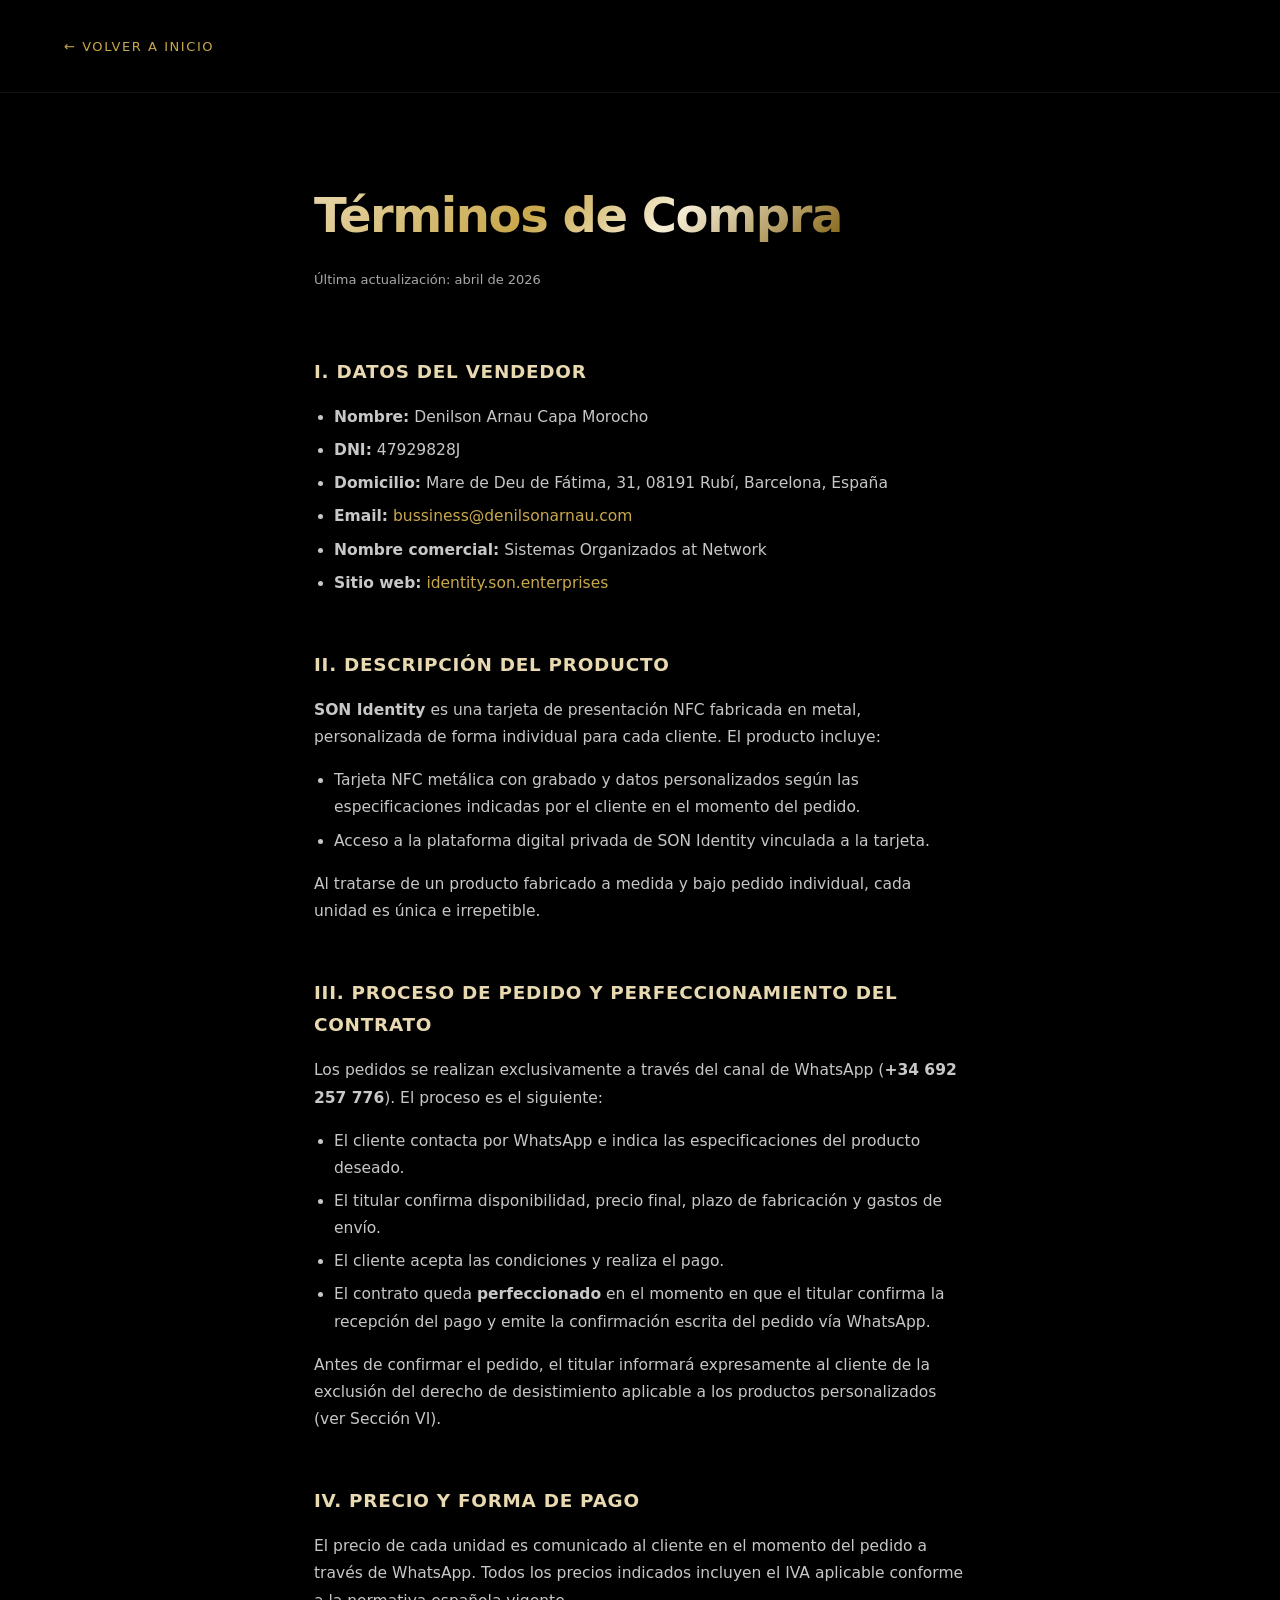
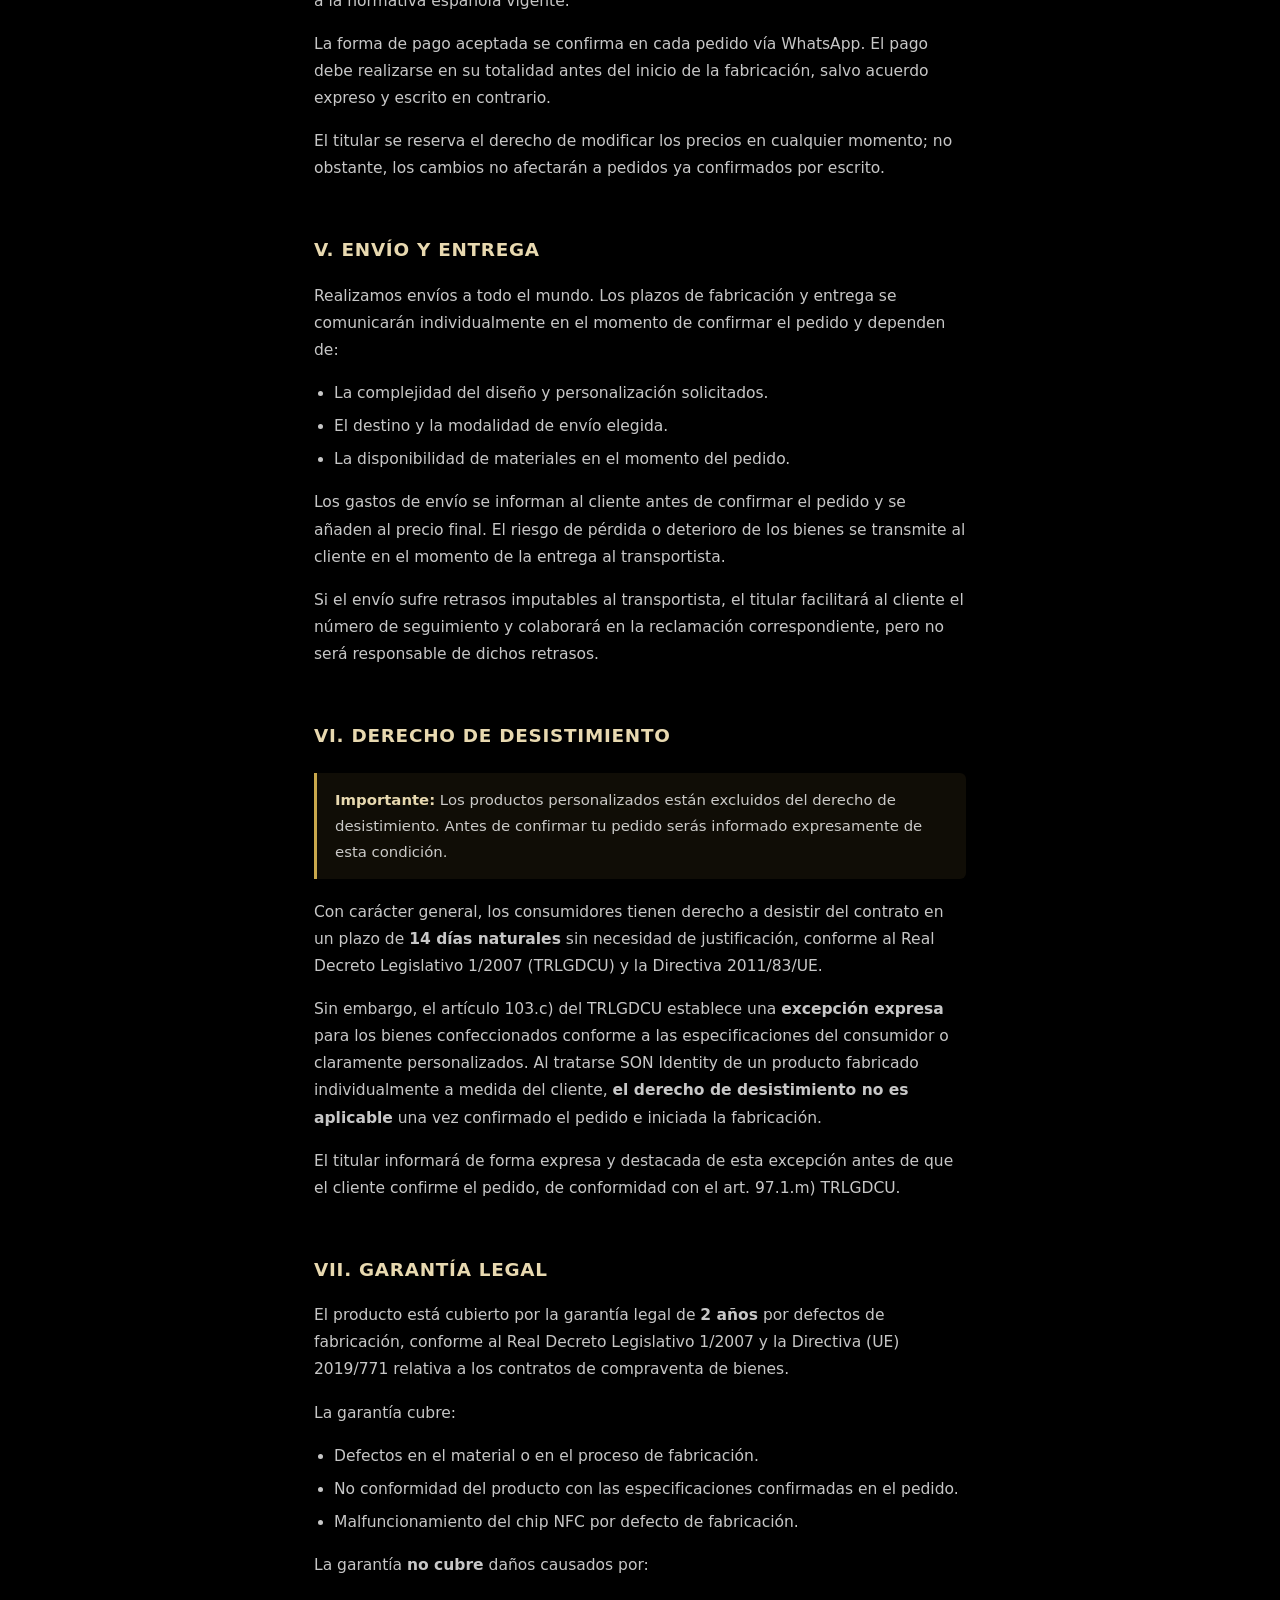
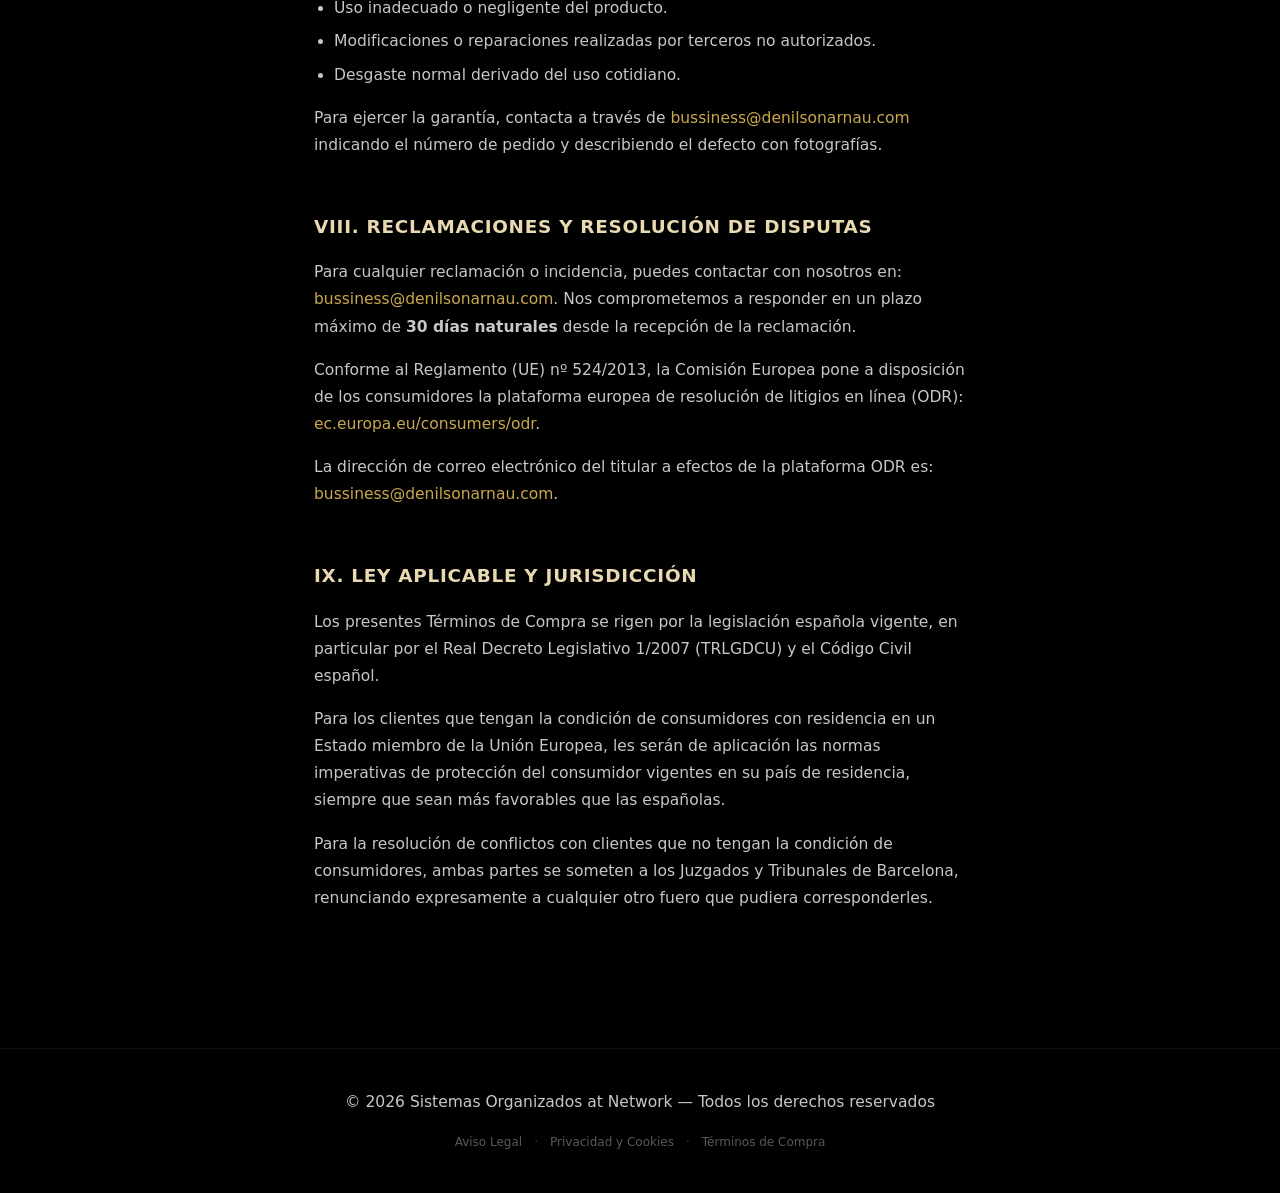
<file: terminos.html>
<!DOCTYPE html>
<html lang="es">
<head>
  <meta charset="UTF-8">
  <meta name="viewport" content="width=device-width, initial-scale=1.0">
  <title>Términos de Compra — Sistemas Organizados at Network</title>
  <style>
    :root {
      --black:      #000;
      --white:      #fff;
      --white-dim:  #a8a8a8;
      --gold:       #c9a84c;
      --gold-light: #e8d9b0;
      --gradient-gold: linear-gradient(135deg, #e8d9b0 0%, #c9a84c 35%, #f5edd5 55%, #8a6a1e 80%, #c9a84c 100%);
    }
    *, *::before, *::after { margin: 0; padding: 0; box-sizing: border-box; }
    body {
      background: var(--black);
      color: var(--white);
      font-family: -apple-system, BlinkMacSystemFont, 'Segoe UI', system-ui, sans-serif;
      -webkit-font-smoothing: antialiased;
      line-height: 1.75;
    }
    header {
      padding: 32px 5%;
      border-bottom: 1px solid rgba(255,255,255,0.08);
    }
    header a {
      font-size: 13px;
      letter-spacing: 0.12em;
      text-transform: uppercase;
      color: var(--gold);
      text-decoration: none;
    }
    header a:hover { color: var(--gold-light); }
    main {
      max-width: 780px;
      margin: 0 auto;
      padding: 80px 5% 120px;
    }
    h1 {
      font-size: clamp(2rem, 5vw, 3rem);
      font-weight: 700;
      letter-spacing: -0.03em;
      background: var(--gradient-gold);
      -webkit-background-clip: text;
      -webkit-text-fill-color: transparent;
      background-clip: text;
      margin-bottom: 12px;
    }
    .last-updated {
      font-size: 13px;
      color: var(--white-dim);
      margin-bottom: 64px;
    }
    h2 {
      font-size: 1.15rem;
      font-weight: 600;
      color: var(--gold-light);
      letter-spacing: 0.04em;
      text-transform: uppercase;
      margin: 52px 0 16px;
    }
    p { color: rgba(255,255,255,0.78); margin-bottom: 16px; font-size: 0.97rem; }
    a { color: var(--gold); text-decoration: none; }
    a:hover { color: var(--gold-light); text-decoration: underline; }
    ul { color: rgba(255,255,255,0.78); padding-left: 20px; margin-bottom: 16px; font-size: 0.97rem; }
    li { margin-bottom: 6px; }
    .notice {
      background: rgba(201,168,76,0.08);
      border-left: 3px solid var(--gold);
      border-radius: 0 6px 6px 0;
      padding: 14px 18px;
      margin: 20px 0;
      color: rgba(255,255,255,0.78);
      font-size: 0.93rem;
    }
    .notice strong { color: var(--gold-light); }
    footer {
      text-align: center;
      padding: 40px 5%;
      border-top: 1px solid rgba(255,255,255,0.06);
      font-size: 12px;
      color: rgba(255,255,255,0.25);
    }
    footer a { color: rgba(255,255,255,0.35); }
    footer a:hover { color: var(--gold); }
    .footer-links {
      display: flex;
      gap: 12px;
      justify-content: center;
      align-items: center;
      flex-wrap: wrap;
      margin-top: 8px;
    }
  </style>
</head>
<body>

<header>
  <a href="index.html">← Volver a inicio</a>
</header>

<main>
  <h1>Términos de Compra</h1>
  <p class="last-updated">Última actualización: abril de 2026</p>

  <!-- ── I. TITULAR ── -->
  <h2>I. Datos del Vendedor</h2>
  <ul>
    <li><strong>Nombre:</strong> Denilson Arnau Capa Morocho</li>
    <li><strong>DNI:</strong> 47929828J</li>
    <li><strong>Domicilio:</strong> Mare de Deu de Fátima, 31, 08191 Rubí, Barcelona, España</li>
    <li><strong>Email:</strong> <a href="mailto:bussiness@denilsonarnau.com">bussiness@denilsonarnau.com</a></li>
    <li><strong>Nombre comercial:</strong> Sistemas Organizados at Network</li>
    <li><strong>Sitio web:</strong> <a href="https://identity.son.enterprises">identity.son.enterprises</a></li>
  </ul>

  <!-- ── II. PRODUCTO ── -->
  <h2>II. Descripción del Producto</h2>
  <p>
    <strong>SON Identity</strong> es una tarjeta de presentación NFC fabricada en metal,
    personalizada de forma individual para cada cliente. El producto incluye:
  </p>
  <ul>
    <li>Tarjeta NFC metálica con grabado y datos personalizados según las especificaciones
    indicadas por el cliente en el momento del pedido.</li>
    <li>Acceso a la plataforma digital privada de SON Identity vinculada a la tarjeta.</li>
  </ul>
  <p>
    Al tratarse de un producto fabricado a medida y bajo pedido individual, cada unidad es
    única e irrepetible.
  </p>

  <!-- ── III. PROCESO DE PEDIDO ── -->
  <h2>III. Proceso de Pedido y Perfeccionamiento del Contrato</h2>
  <p>
    Los pedidos se realizan exclusivamente a través del canal de WhatsApp
    (<strong>+34 692 257 776</strong>). El proceso es el siguiente:
  </p>
  <ul>
    <li>El cliente contacta por WhatsApp e indica las especificaciones del producto deseado.</li>
    <li>El titular confirma disponibilidad, precio final, plazo de fabricación y gastos de envío.</li>
    <li>El cliente acepta las condiciones y realiza el pago.</li>
    <li>El contrato queda <strong>perfeccionado</strong> en el momento en que el titular
    confirma la recepción del pago y emite la confirmación escrita del pedido vía WhatsApp.</li>
  </ul>
  <p>
    Antes de confirmar el pedido, el titular informará expresamente al cliente de la exclusión
    del derecho de desistimiento aplicable a los productos personalizados (ver Sección VI).
  </p>

  <!-- ── IV. PRECIO Y PAGO ── -->
  <h2>IV. Precio y Forma de Pago</h2>
  <p>
    El precio de cada unidad es comunicado al cliente en el momento del pedido a través de
    WhatsApp. Todos los precios indicados incluyen el IVA aplicable conforme a la normativa
    española vigente.
  </p>
  <p>
    La forma de pago aceptada se confirma en cada pedido vía WhatsApp. El pago debe
    realizarse en su totalidad antes del inicio de la fabricación, salvo acuerdo expreso
    y escrito en contrario.
  </p>
  <p>
    El titular se reserva el derecho de modificar los precios en cualquier momento; no
    obstante, los cambios no afectarán a pedidos ya confirmados por escrito.
  </p>

  <!-- ── V. ENVÍO Y ENTREGA ── -->
  <h2>V. Envío y Entrega</h2>
  <p>
    Realizamos envíos a todo el mundo. Los plazos de fabricación y entrega se comunicarán
    individualmente en el momento de confirmar el pedido y dependen de:
  </p>
  <ul>
    <li>La complejidad del diseño y personalización solicitados.</li>
    <li>El destino y la modalidad de envío elegida.</li>
    <li>La disponibilidad de materiales en el momento del pedido.</li>
  </ul>
  <p>
    Los gastos de envío se informan al cliente antes de confirmar el pedido y se añaden
    al precio final. El riesgo de pérdida o deterioro de los bienes se transmite al cliente
    en el momento de la entrega al transportista.
  </p>
  <p>
    Si el envío sufre retrasos imputables al transportista, el titular facilitará al cliente
    el número de seguimiento y colaborará en la reclamación correspondiente, pero no será
    responsable de dichos retrasos.
  </p>

  <!-- ── VI. DERECHO DE DESISTIMIENTO ── -->
  <h2>VI. Derecho de Desistimiento</h2>
  <div class="notice">
    <strong>Importante:</strong> Los productos personalizados están excluidos del derecho de
    desistimiento. Antes de confirmar tu pedido serás informado expresamente de esta condición.
  </div>
  <p>
    Con carácter general, los consumidores tienen derecho a desistir del contrato en un plazo
    de <strong>14 días naturales</strong> sin necesidad de justificación, conforme al
    Real Decreto Legislativo 1/2007 (TRLGDCU) y la Directiva 2011/83/UE.
  </p>
  <p>
    Sin embargo, el artículo 103.c) del TRLGDCU establece una <strong>excepción expresa</strong>
    para los bienes confeccionados conforme a las especificaciones del consumidor o claramente
    personalizados. Al tratarse SON Identity de un producto fabricado individualmente a medida
    del cliente, <strong>el derecho de desistimiento no es aplicable</strong> una vez confirmado
    el pedido e iniciada la fabricación.
  </p>
  <p>
    El titular informará de forma expresa y destacada de esta excepción antes de que el cliente
    confirme el pedido, de conformidad con el art. 97.1.m) TRLGDCU.
  </p>

  <!-- ── VII. GARANTÍA ── -->
  <h2>VII. Garantía Legal</h2>
  <p>
    El producto está cubierto por la garantía legal de <strong>2 años</strong> por defectos de
    fabricación, conforme al Real Decreto Legislativo 1/2007 y la Directiva (UE) 2019/771
    relativa a los contratos de compraventa de bienes.
  </p>
  <p>La garantía cubre:</p>
  <ul>
    <li>Defectos en el material o en el proceso de fabricación.</li>
    <li>No conformidad del producto con las especificaciones confirmadas en el pedido.</li>
    <li>Malfuncionamiento del chip NFC por defecto de fabricación.</li>
  </ul>
  <p>La garantía <strong>no cubre</strong> daños causados por:</p>
  <ul>
    <li>Uso inadecuado o negligente del producto.</li>
    <li>Modificaciones o reparaciones realizadas por terceros no autorizados.</li>
    <li>Desgaste normal derivado del uso cotidiano.</li>
  </ul>
  <p>
    Para ejercer la garantía, contacta a través de
    <a href="mailto:bussiness@denilsonarnau.com">bussiness@denilsonarnau.com</a>
    indicando el número de pedido y describiendo el defecto con fotografías.
  </p>

  <!-- ── VIII. RECLAMACIONES ── -->
  <h2>VIII. Reclamaciones y Resolución de Disputas</h2>
  <p>
    Para cualquier reclamación o incidencia, puedes contactar con nosotros en:
    <a href="mailto:bussiness@denilsonarnau.com">bussiness@denilsonarnau.com</a>.
    Nos comprometemos a responder en un plazo máximo de <strong>30 días naturales</strong>
    desde la recepción de la reclamación.
  </p>
  <p>
    Conforme al Reglamento (UE) nº 524/2013, la Comisión Europea pone a disposición de los
    consumidores la plataforma europea de resolución de litigios en línea (ODR):
    <a href="https://ec.europa.eu/consumers/odr" target="_blank" rel="noopener">ec.europa.eu/consumers/odr</a>.
  </p>
  <p>
    La dirección de correo electrónico del titular a efectos de la plataforma ODR es:
    <a href="mailto:bussiness@denilsonarnau.com">bussiness@denilsonarnau.com</a>.
  </p>

  <!-- ── IX. LEY APLICABLE ── -->
  <h2>IX. Ley Aplicable y Jurisdicción</h2>
  <p>
    Los presentes Términos de Compra se rigen por la legislación española vigente, en
    particular por el Real Decreto Legislativo 1/2007 (TRLGDCU) y el Código Civil español.
  </p>
  <p>
    Para los clientes que tengan la condición de consumidores con residencia en un Estado
    miembro de la Unión Europea, les serán de aplicación las normas imperativas de protección
    del consumidor vigentes en su país de residencia, siempre que sean más favorables que
    las españolas.
  </p>
  <p>
    Para la resolución de conflictos con clientes que no tengan la condición de consumidores,
    ambas partes se someten a los Juzgados y Tribunales de Barcelona, renunciando expresamente
    a cualquier otro fuero que pudiera corresponderles.
  </p>

</main>

<footer>
  <p>© 2026 Sistemas Organizados at Network — Todos los derechos reservados</p>
  <div class="footer-links">
    <a href="aviso-legal.html">Aviso Legal</a>
    <span aria-hidden="true">·</span>
    <a href="privacidad.html">Privacidad y Cookies</a>
    <span aria-hidden="true">·</span>
    <a href="terminos.html">Términos de Compra</a>
  </div>
</footer>

</body>
</html>
</file>
